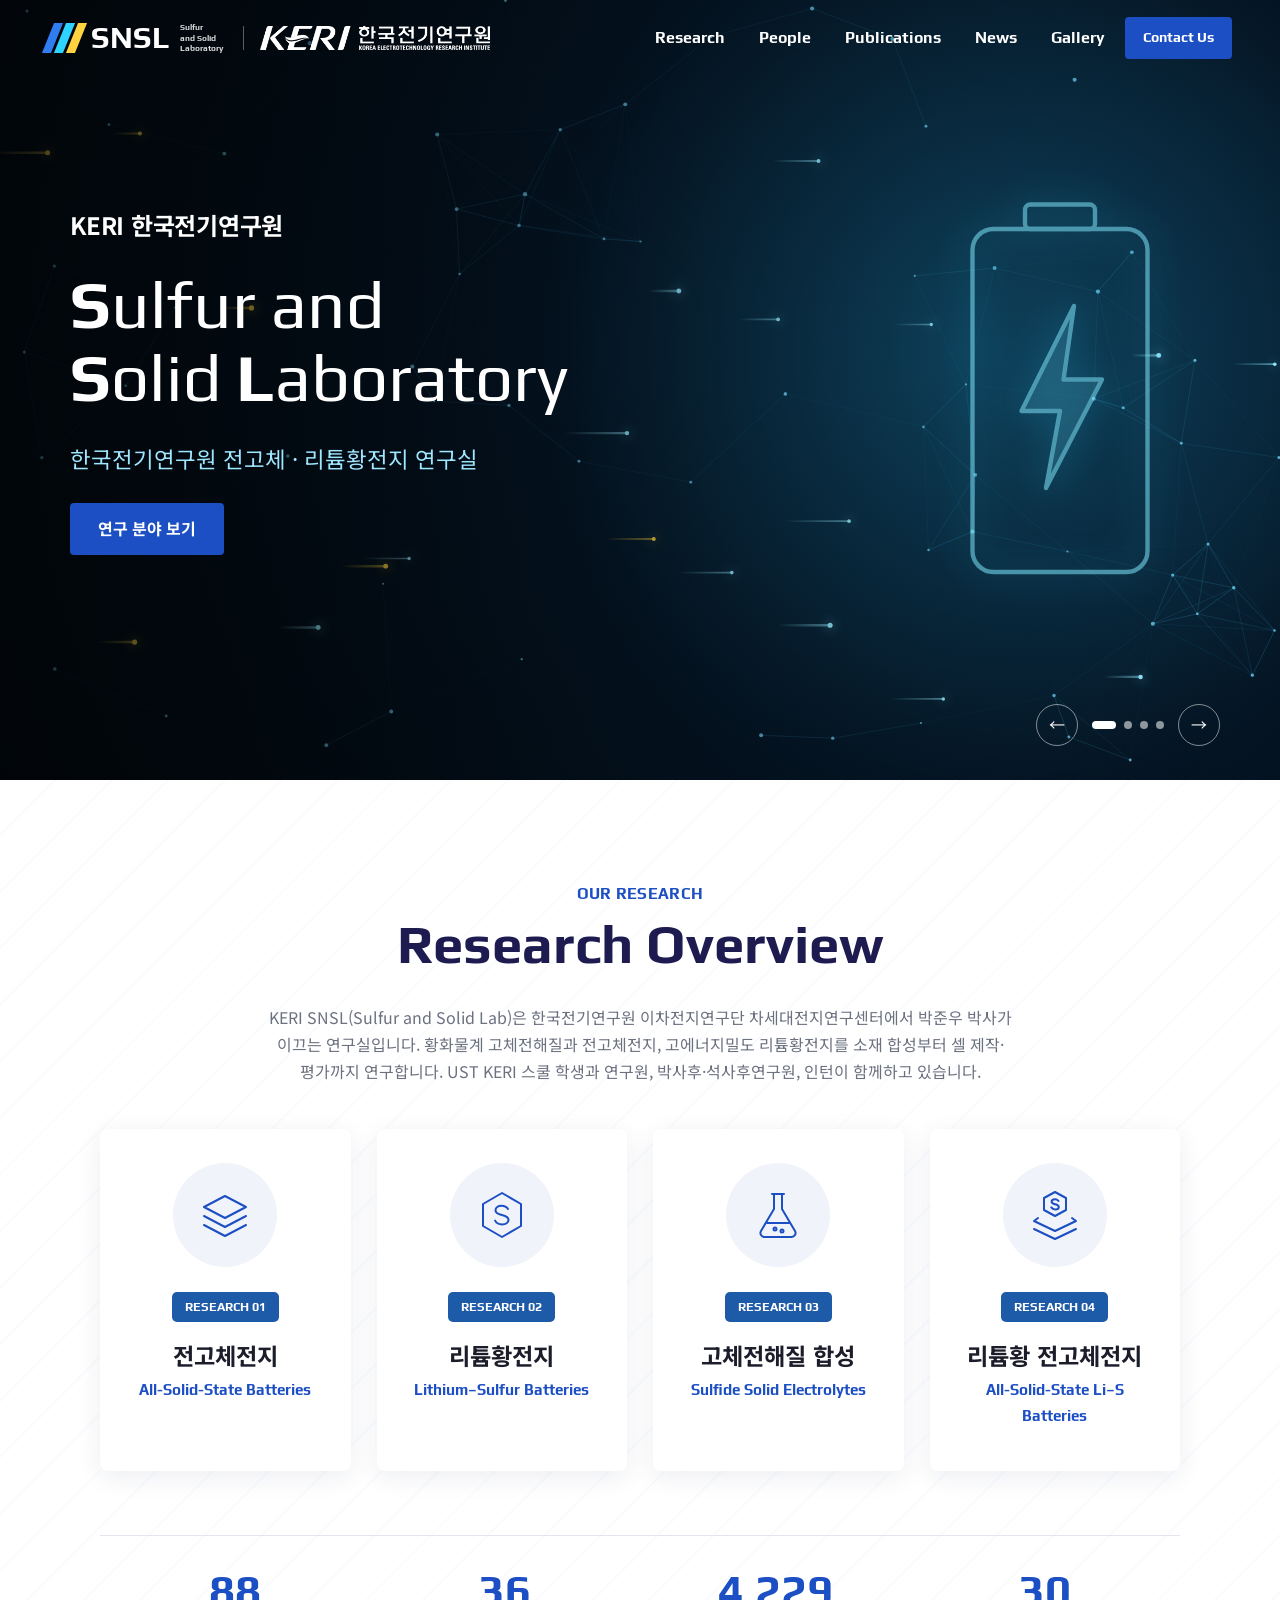
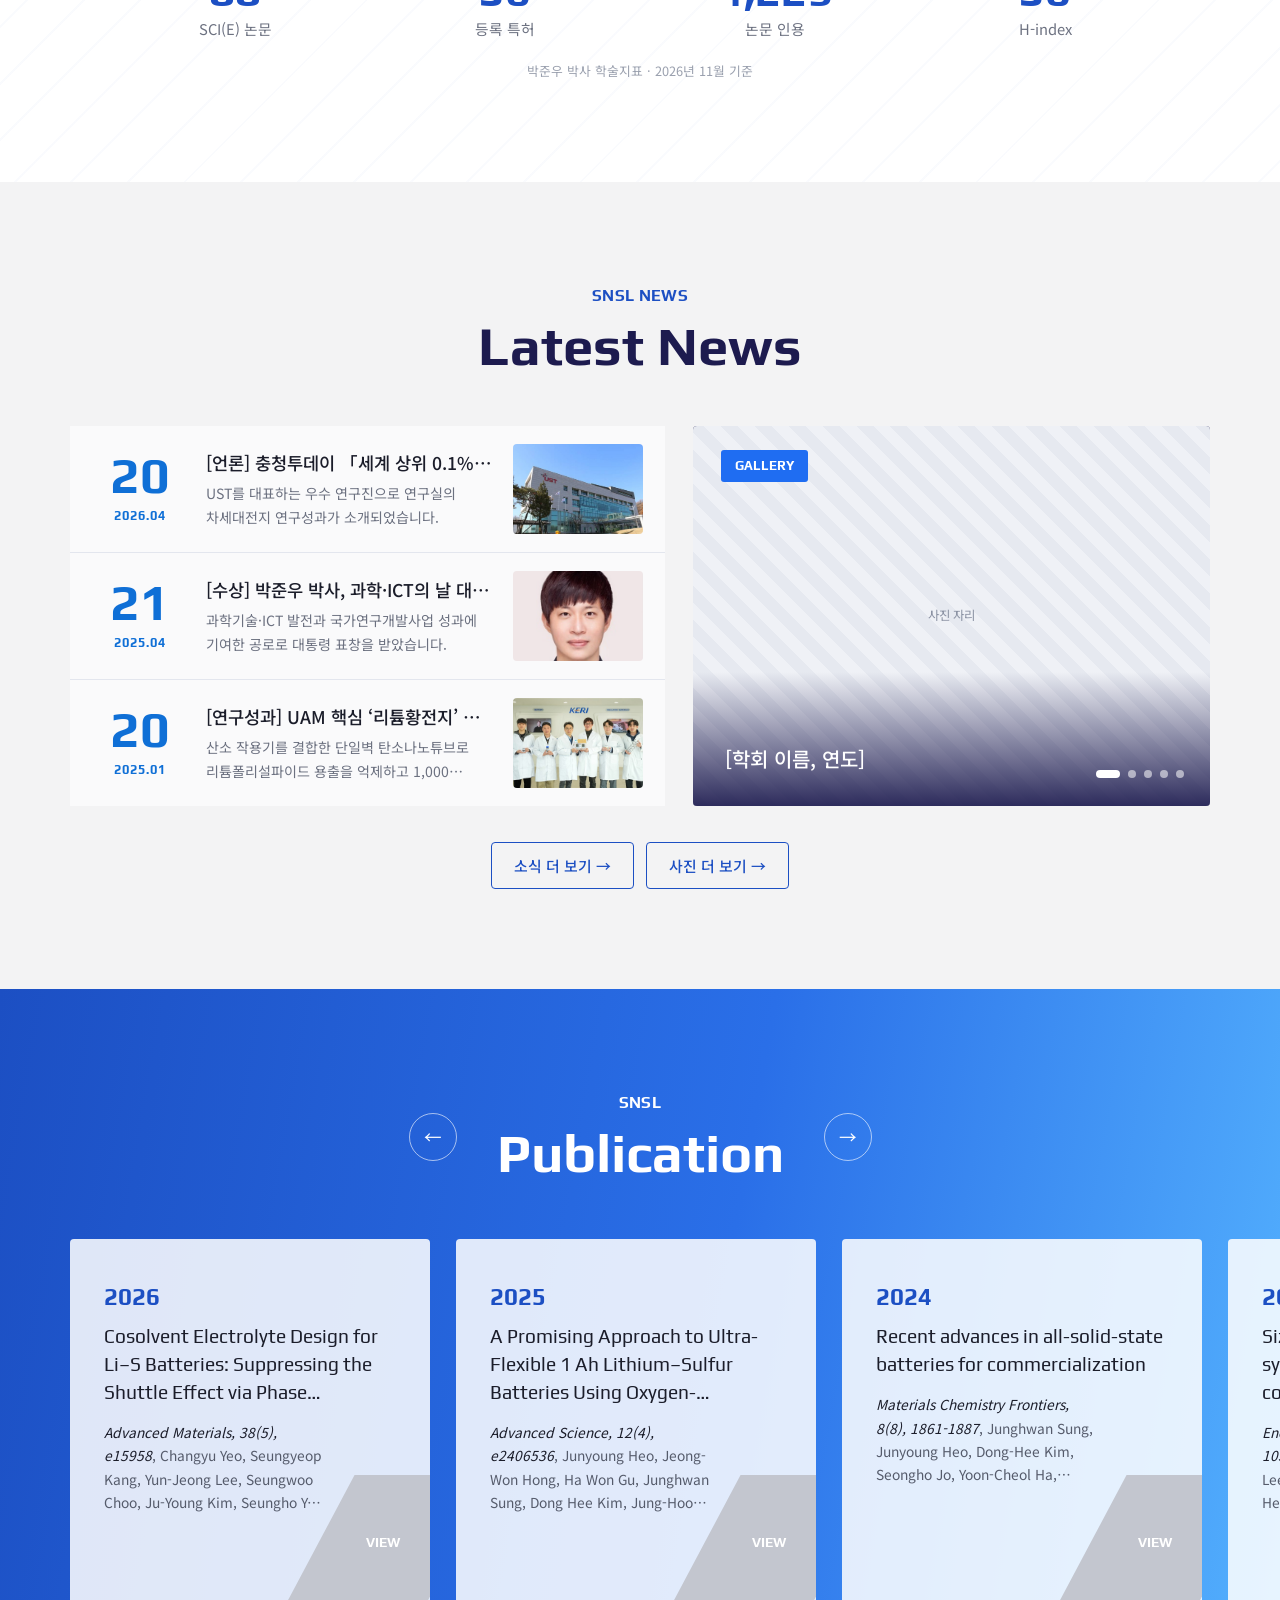
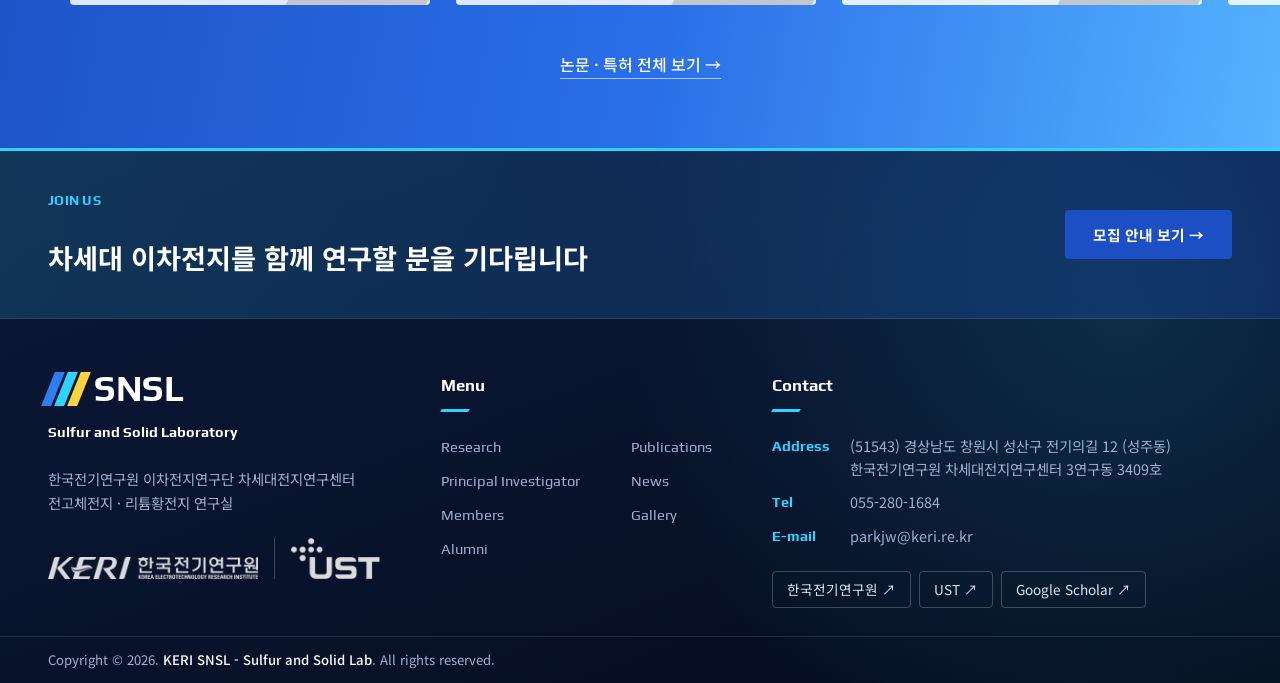
<file: index.html>
<!doctype html>
<html lang="ko">
<head>
  <meta charset="utf-8">
  <meta name="viewport" content="width=device-width, initial-scale=1">
  <title>KERI SNSL | Sulfur and Solid Lab</title>
  <meta name="description" content="한국전기연구원 SNSL 연구실 (Sulfur and Solid Lab) - 전고체전지와 리튬황전지 연구">
  <link rel="preconnect" href="https://fonts.googleapis.com">
  <link rel="preconnect" href="https://fonts.gstatic.com" crossorigin>
  <link href="https://fonts.googleapis.com/css2?family=Noto+Sans+KR:wght@400;500;700&family=Play:wght@400;700&display=swap" rel="stylesheet">
  <link rel="stylesheet" href="style.css">
</head>
<body data-page="home">
<main>

  <!-- 첫 화면 배너 -->
  <section class="hero" id="hero" aria-label="주요 소식">
    <canvas class="hero-fx" id="heroFx" aria-hidden="true"></canvas>   <!-- 움직이는 배경 (main.js 의 "배너 애니메이션") -->
    <div class="hero-slides" id="heroSlides"></div>
    <div class="hero-ctrl">
      <button id="heroPrev" aria-label="이전">&larr;</button>
      <div class="hero-dots" id="heroDots"></div>
      <button id="heroNext" aria-label="다음">&rarr;</button>
    </div>
  </section>

  <!-- 연구 요약 -->
  <section class="section pattern" id="overview">
    <div class="wrap">
      <header class="head reveal"><p class="eyebrow">Our Research</p><h2>Research Overview</h2></header>
      <p class="intro reveal" id="aboutIntro"></p>
      <div class="research-grid" id="researchGrid"></div>
      <div class="stats reveal" id="stats"></div>
    </div>
  </section>

  <!-- 최근 소식 + 사진 -->
  <section class="section gray">
    <div class="wrap">
      <header class="head reveal"><p class="eyebrow">SNSL News</p><h2>Latest News</h2></header>
      <div class="news-wrap">
        <div class="news-list reveal" id="newsList" data-limit="3"></div>
        <div class="gallery reveal" id="gallery">
          <span class="gallery-tag">GALLERY</span>
          <div class="gallery-slides" id="gallerySlides"></div>
          <div class="gallery-dots" id="galleryDots"></div>
        </div>
      </div>
      <p class="more"><a class="btn-line" href="news.html">소식 더 보기 &rarr;</a><a class="btn-line" href="gallery.html">사진 더 보기 &rarr;</a></p>
    </div>
  </section>

  <!-- 대표 논문 (파란 띠) -->
  <section class="section blue">
    <div class="wrap">
      <header class="head light">
        <button class="round" id="hlPrev" aria-label="이전">&larr;</button>
        <div><p class="eyebrow">SNSL</p><h2>Publication</h2></div>
        <button class="round" id="hlNext" aria-label="다음">&rarr;</button>
      </header>
    </div>
    <div class="hl-track" id="hlTrack"></div>
    <p class="hl-more"><a href="publications.html">논문 · 특허 전체 보기 &rarr;</a></p>
  </section>

</main>
<script src="publications.js"></script>
<script src="data.js"></script>
<script src="main.js"></script>
</body>
</html>
</file>
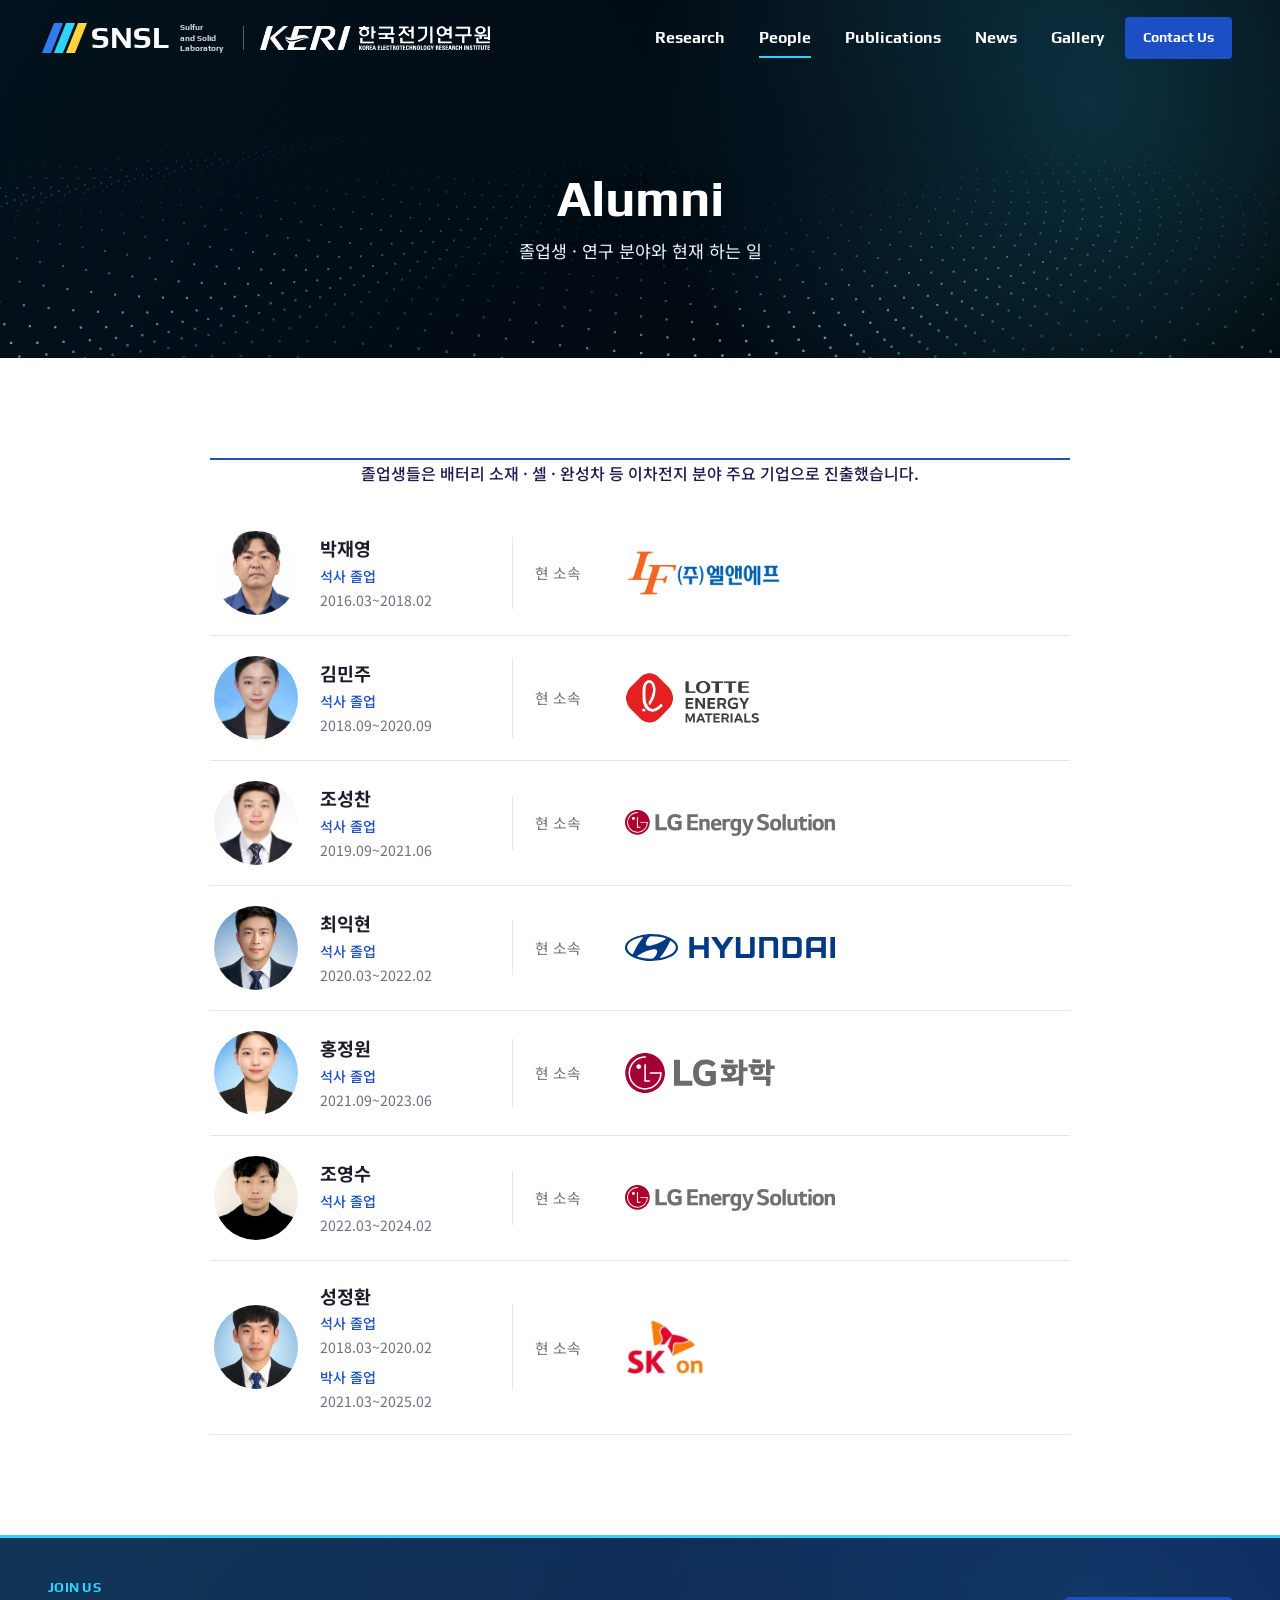
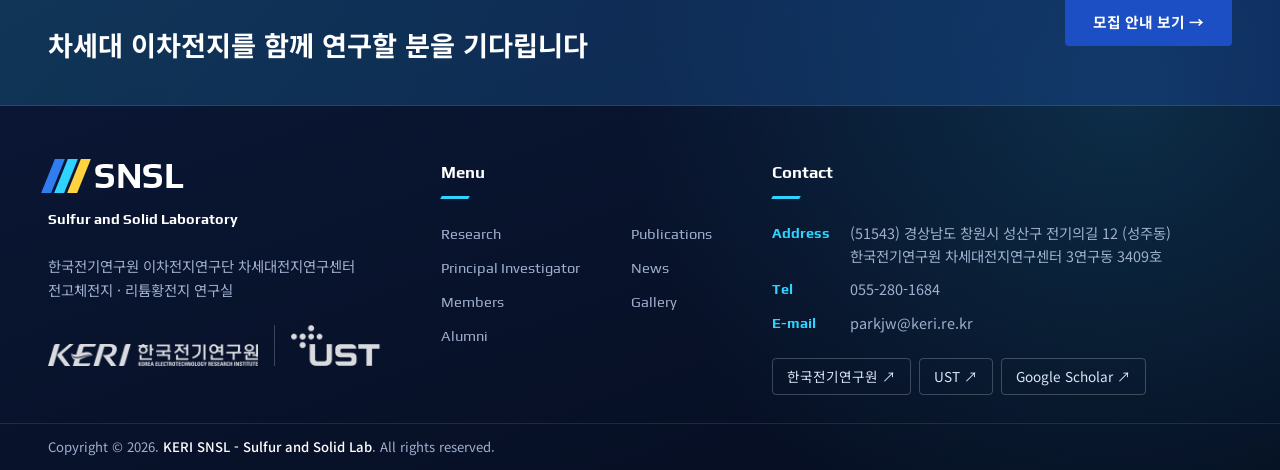
<file: alumni.html>
<!doctype html>
<html lang="ko">
<head>
  <meta charset="utf-8">
  <meta name="viewport" content="width=device-width, initial-scale=1">
  <title>Alumni | KERI SNSL</title>
  <link rel="preconnect" href="https://fonts.googleapis.com">
  <link rel="preconnect" href="https://fonts.gstatic.com" crossorigin>
  <link href="https://fonts.googleapis.com/css2?family=Noto+Sans+KR:wght@400;500;700&family=Play:wght@400;700&display=swap" rel="stylesheet">
  <link rel="stylesheet" href="style.css">
</head>
<body data-page="alumni" data-title="Alumni" data-sub="졸업생 · 연구 분야와 현재 하는 일">
<main>
  <section class="section gray">
    <div class="wrap narrow">
      <div class="alum-list" id="alumniList"></div>
    </div>
  </section>
</main>
<script src="data.js"></script>
<script src="main.js"></script>
</body>
</html>
</file>
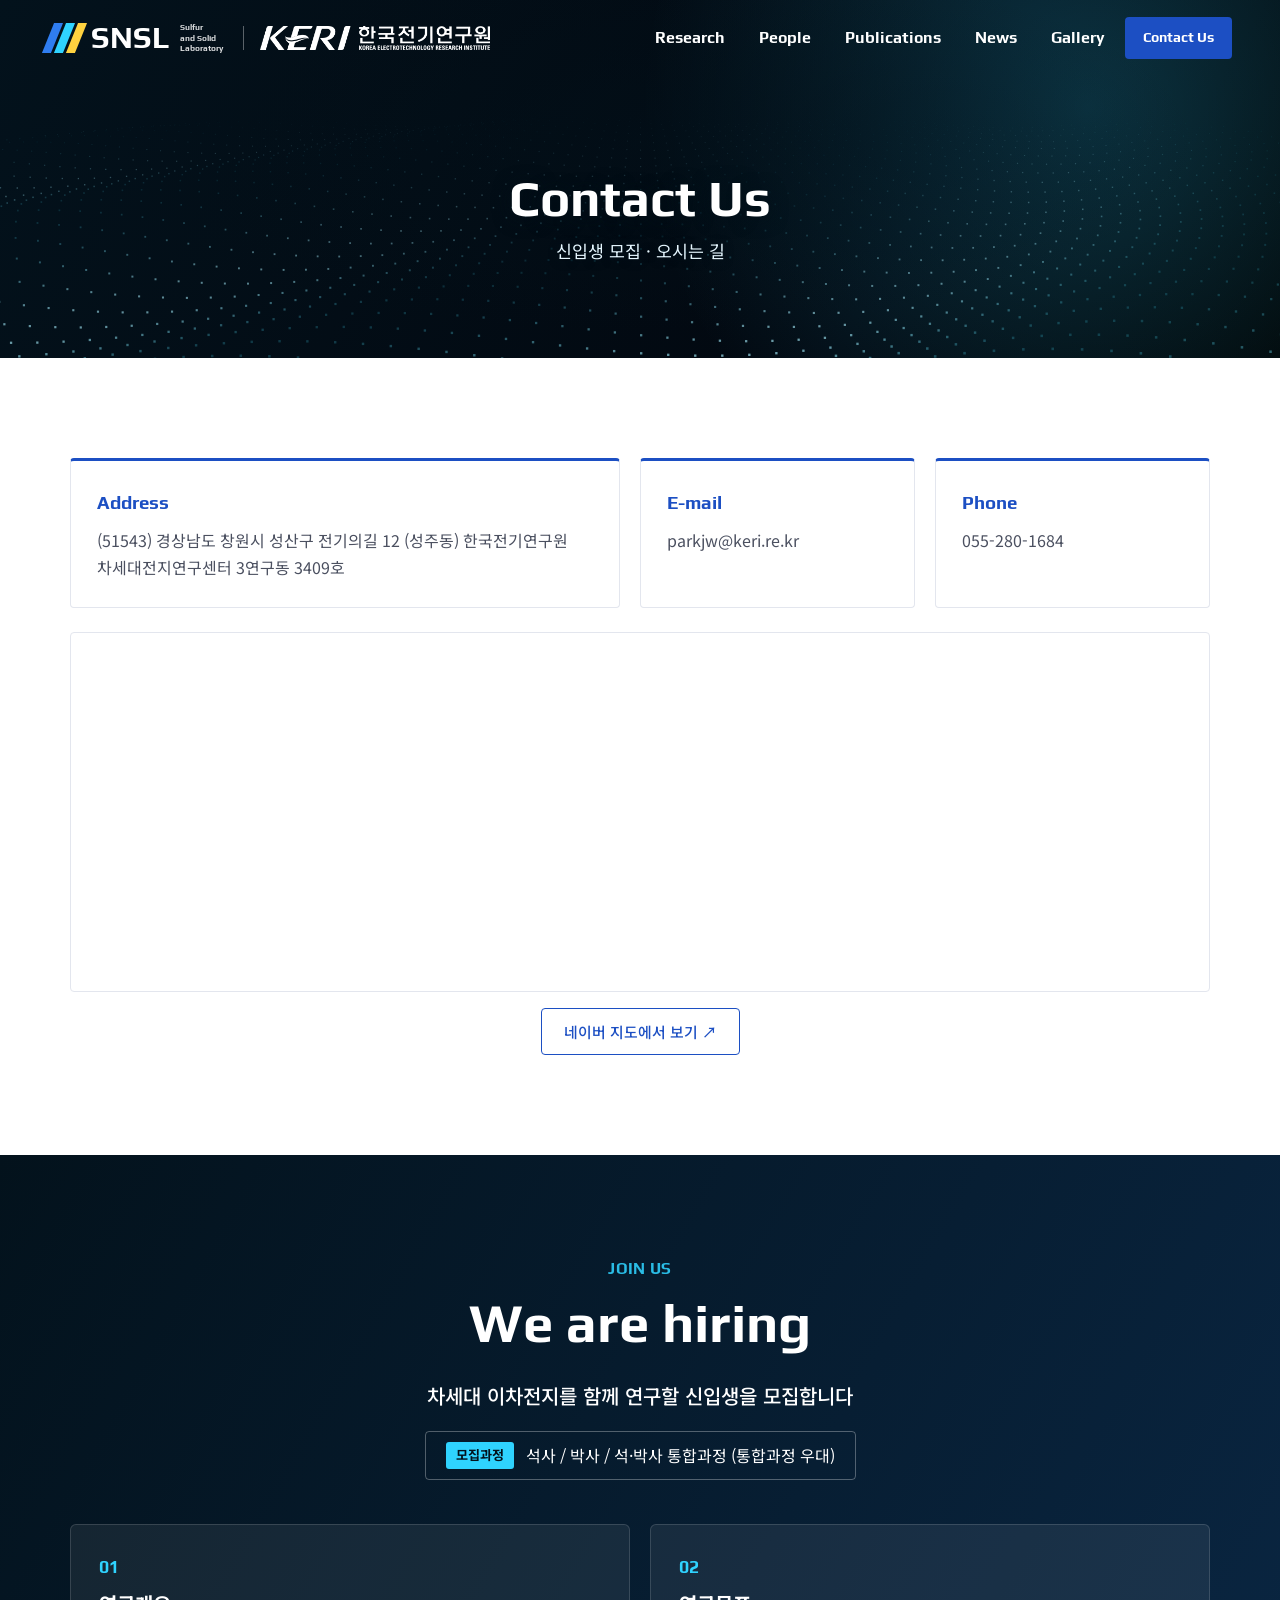
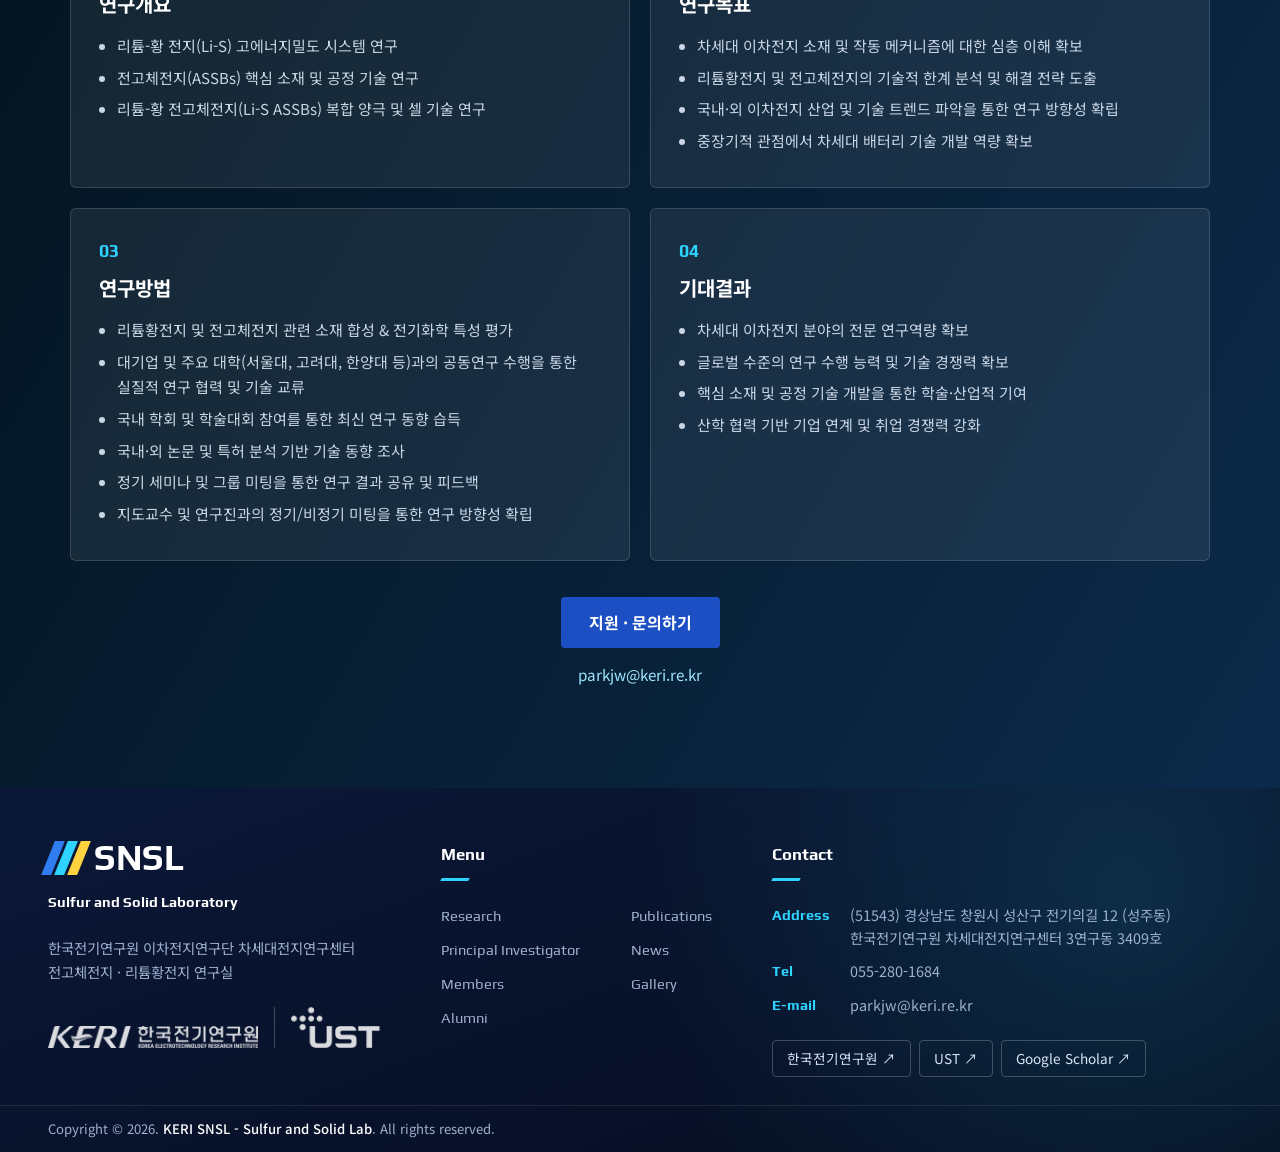
<file: contact.html>
<!doctype html>
<html lang="ko">
<head>
  <meta charset="utf-8">
  <meta name="viewport" content="width=device-width, initial-scale=1">
  <title>Contact Us | KERI SNSL</title>
  <link rel="preconnect" href="https://fonts.googleapis.com">
  <link rel="preconnect" href="https://fonts.gstatic.com" crossorigin>
  <link href="https://fonts.googleapis.com/css2?family=Noto+Sans+KR:wght@400;500;700&family=Play:wght@400;700&display=swap" rel="stylesheet">
  <link rel="stylesheet" href="style.css">
</head>
<body data-page="contact" data-title="Contact Us" data-sub="신입생 모집 · 오시는 길">
<main>
  <section class="section">
    <div class="wrap">
      <div class="contact-grid" id="contactCards"></div>
      <!-- 지도를 넣으려면 아래 상자 대신 네이버/카카오/구글 지도의 "퍼가기(iframe)" 코드를 붙여 넣으세요 -->
      <div id="mapBox"></div>
    </div>
  </section>
  <section class="section join">
    <div class="wrap" id="recruit"></div>
  </section>
</main>
<script src="data.js"></script>
<script src="main.js"></script>
</body>
</html>
</file>
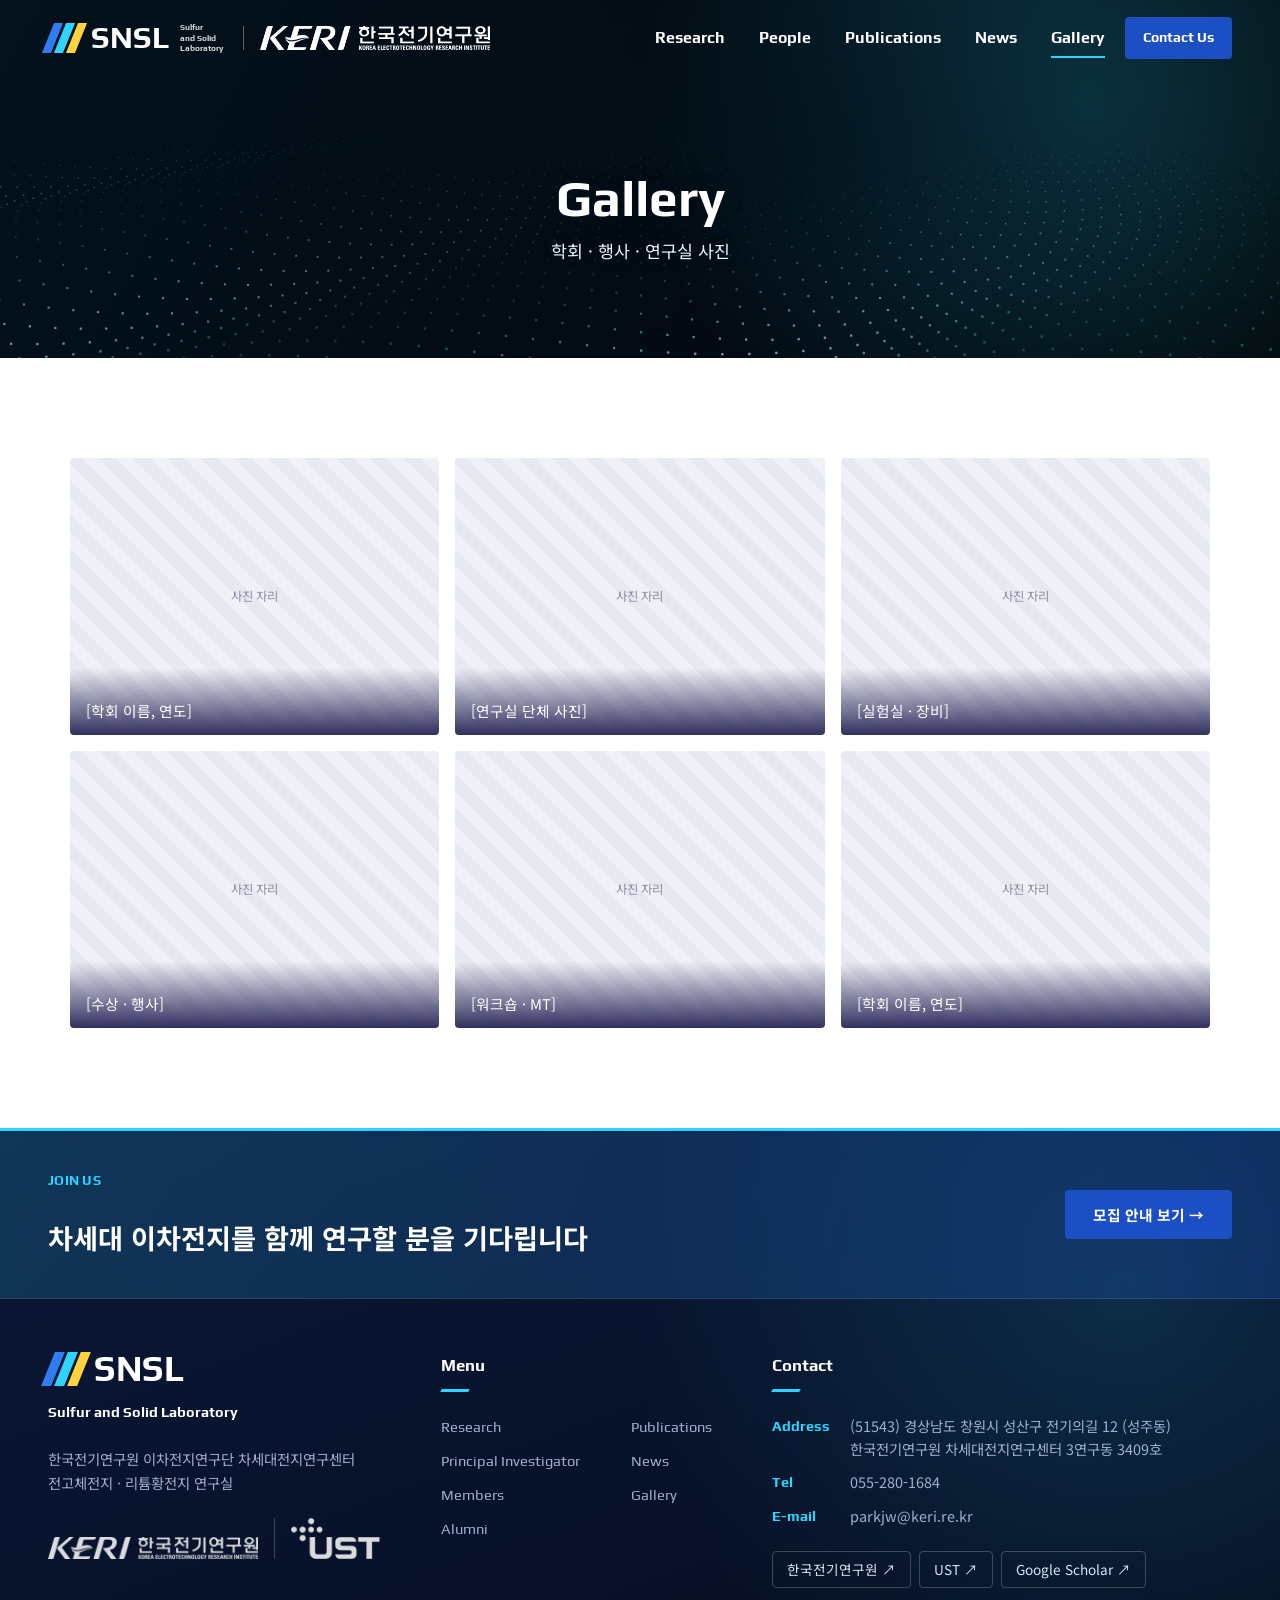
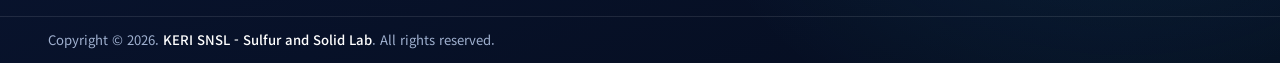
<file: gallery.html>
<!doctype html>
<html lang="ko">
<head>
  <meta charset="utf-8">
  <meta name="viewport" content="width=device-width, initial-scale=1">
  <title>Gallery | KERI SNSL</title>
  <link rel="preconnect" href="https://fonts.googleapis.com">
  <link rel="preconnect" href="https://fonts.gstatic.com" crossorigin>
  <link href="https://fonts.googleapis.com/css2?family=Noto+Sans+KR:wght@400;500;700&family=Play:wght@400;700&display=swap" rel="stylesheet">
  <link rel="stylesheet" href="style.css">
</head>
<body data-page="gallery" data-title="Gallery" data-sub="학회 · 행사 · 연구실 사진">
<main>
  <section class="section">
    <div class="wrap">
      <div class="gallery-grid" id="galleryGrid"></div>
    </div>
  </section>
</main>
<script src="data.js"></script>
<script src="main.js"></script>
</body>
</html>
</file>
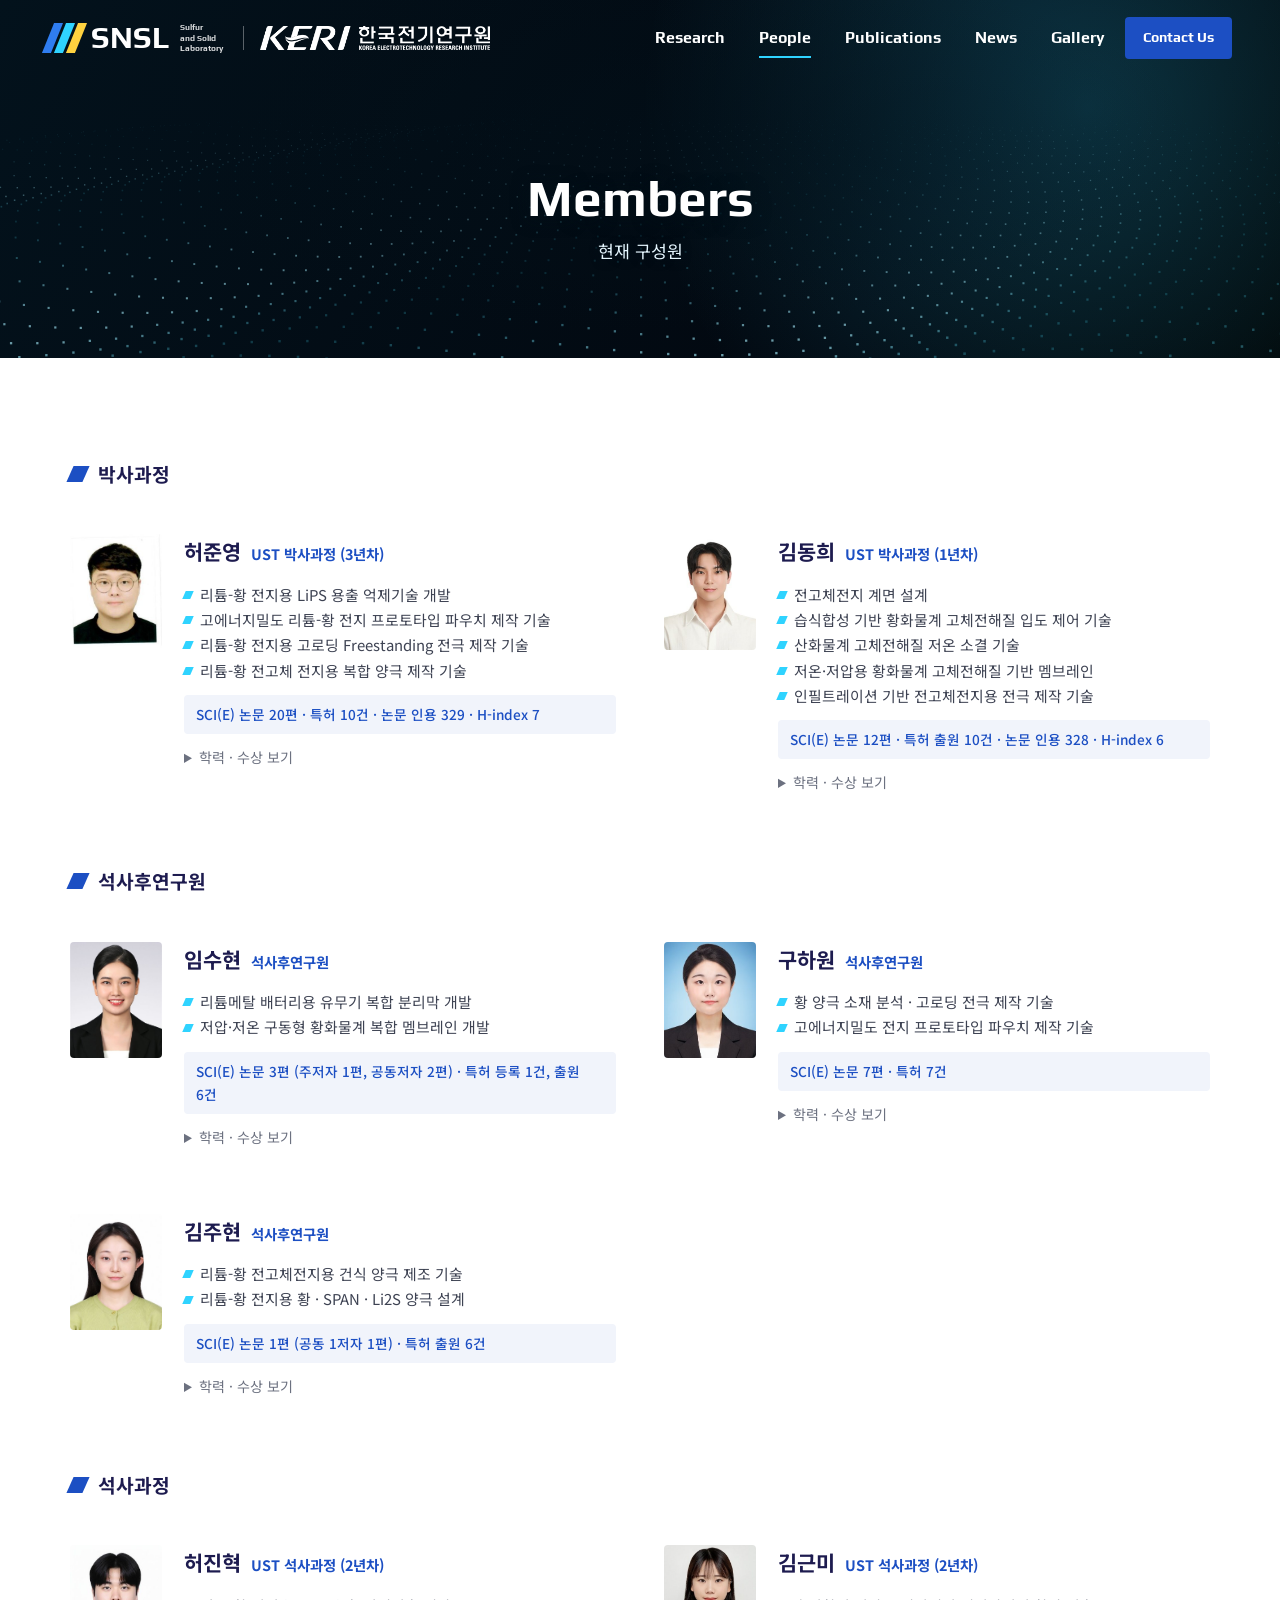
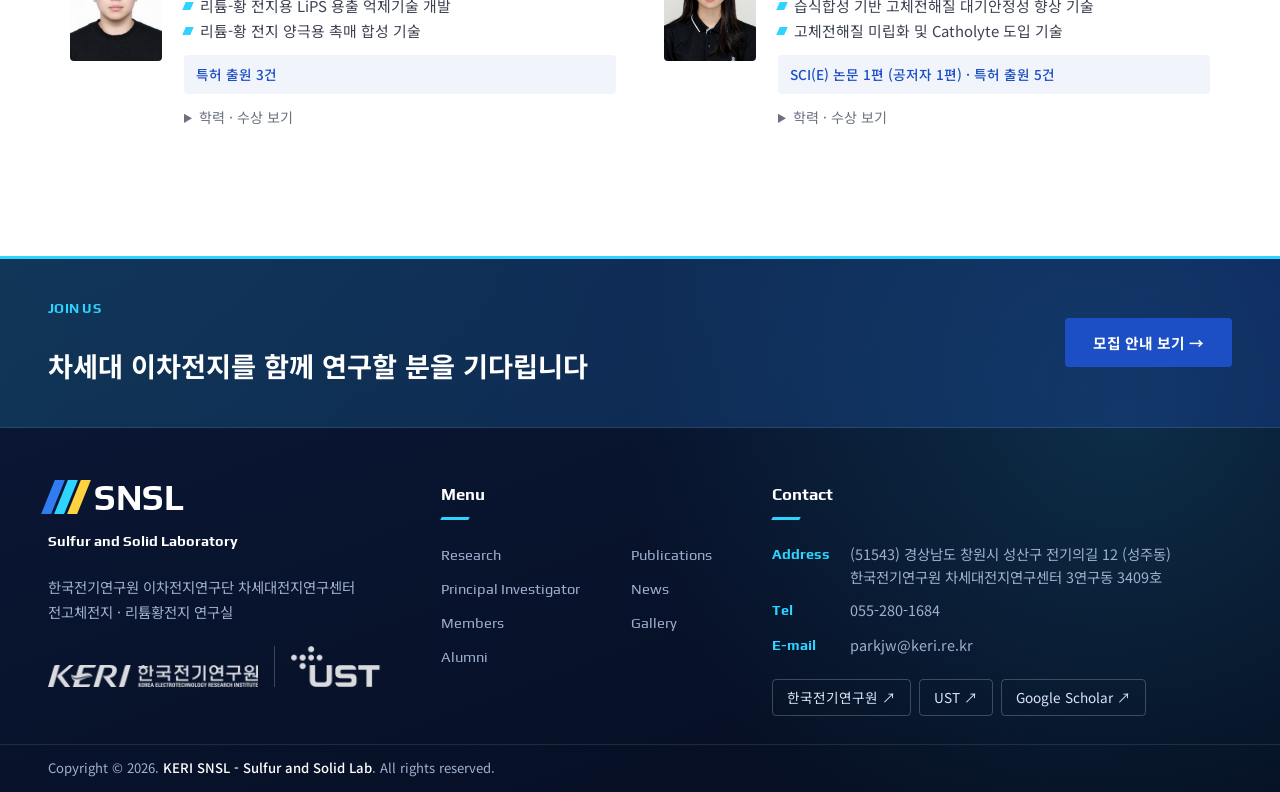
<file: members.html>
<!doctype html>
<html lang="ko">
<head>
  <meta charset="utf-8">
  <meta name="viewport" content="width=device-width, initial-scale=1">
  <title>Members | KERI SNSL</title>
  <link rel="preconnect" href="https://fonts.googleapis.com">
  <link rel="preconnect" href="https://fonts.gstatic.com" crossorigin>
  <link href="https://fonts.googleapis.com/css2?family=Noto+Sans+KR:wght@400;500;700&family=Play:wght@400;700&display=swap" rel="stylesheet">
  <link rel="stylesheet" href="style.css">
</head>
<body data-page="members" data-title="Members" data-sub="현재 구성원">
<main>
  <section class="section gray">
    <div class="wrap first-flush" id="memberGroups"></div>
  </section>
</main>
<script src="data.js"></script>
<script src="main.js"></script>
</body>
</html>
</file>
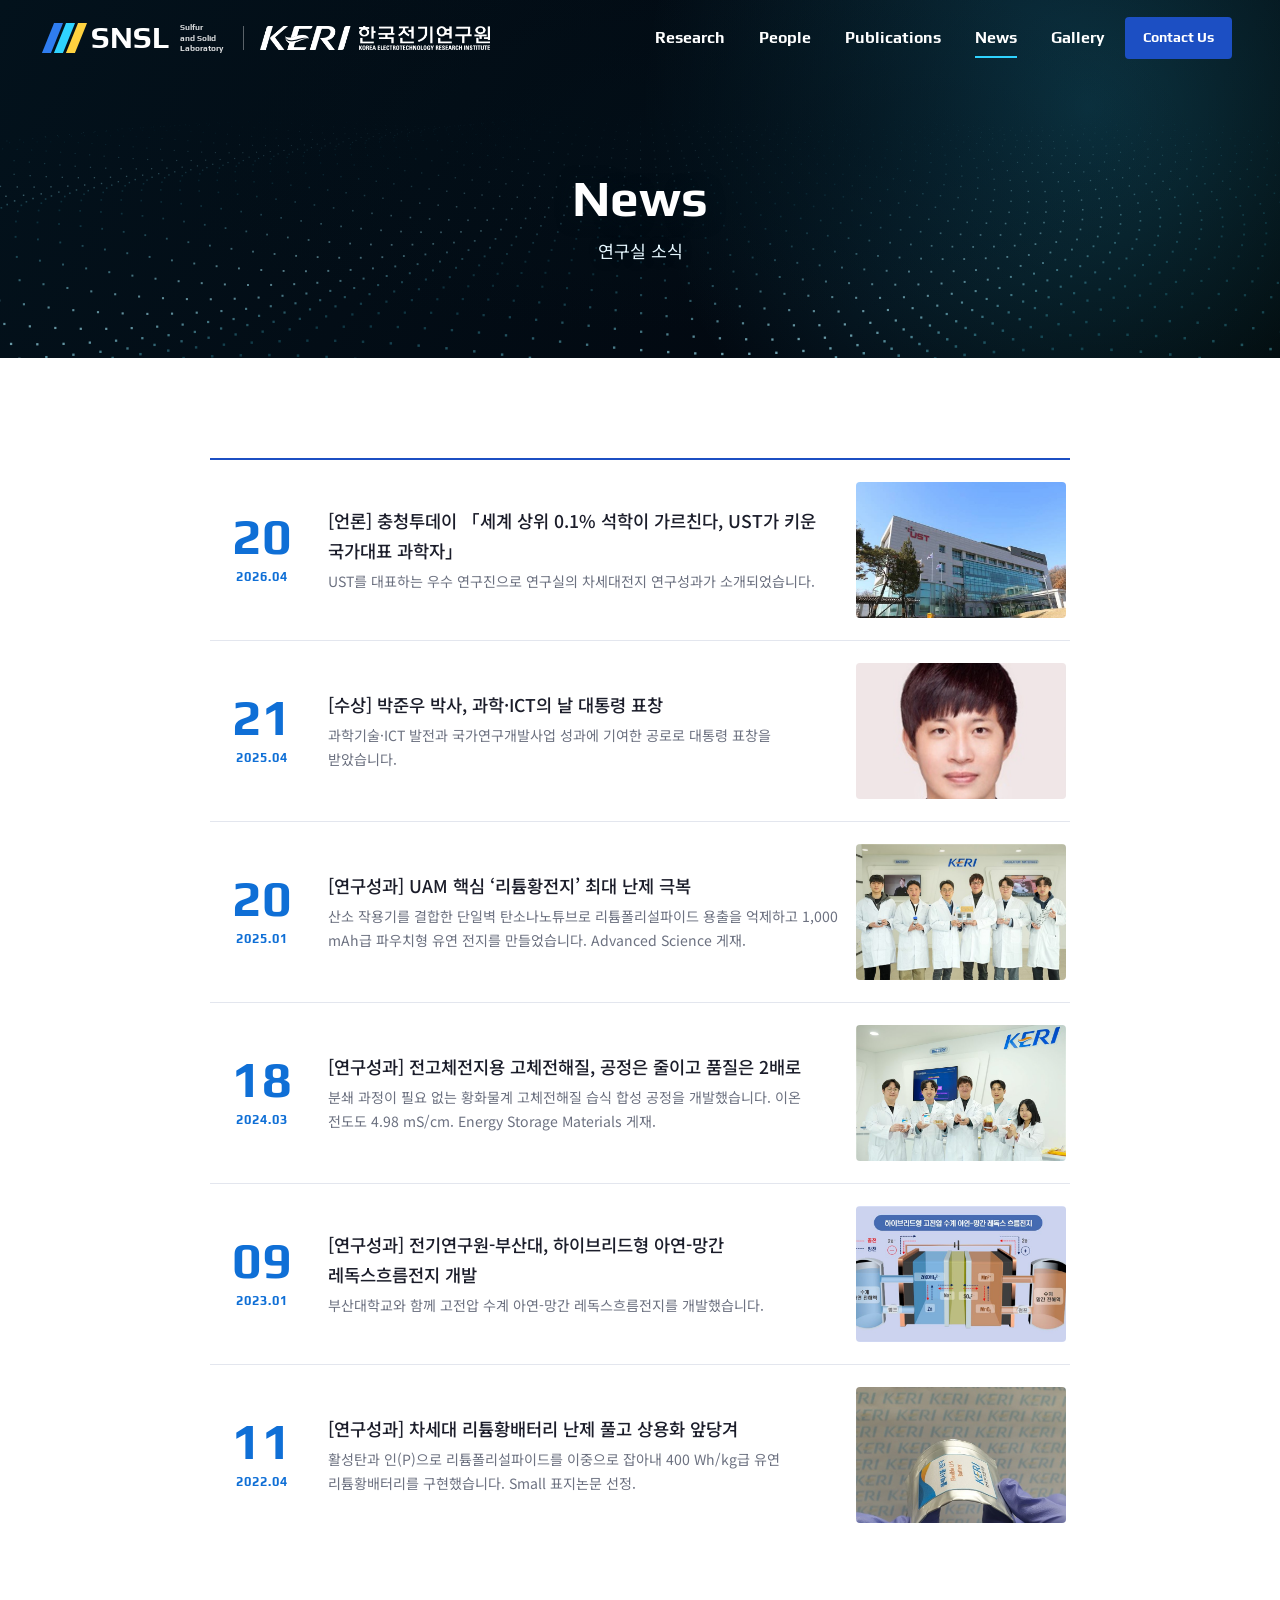
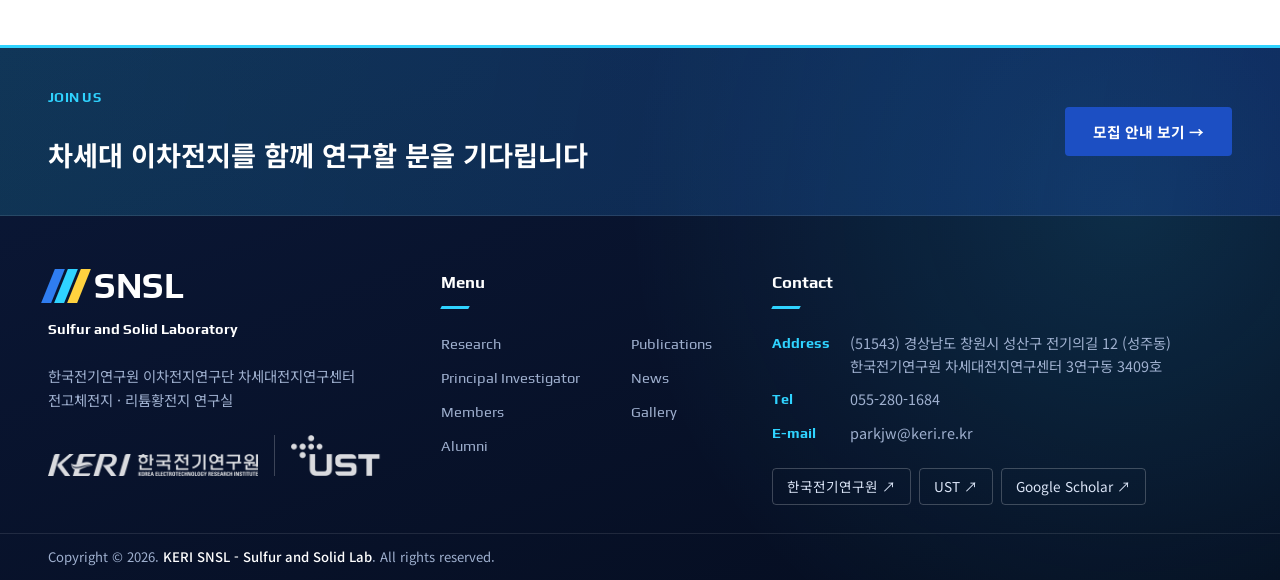
<file: news.html>
<!doctype html>
<html lang="ko">
<head>
  <meta charset="utf-8">
  <meta name="viewport" content="width=device-width, initial-scale=1">
  <title>News | KERI SNSL</title>
  <link rel="preconnect" href="https://fonts.googleapis.com">
  <link rel="preconnect" href="https://fonts.gstatic.com" crossorigin>
  <link href="https://fonts.googleapis.com/css2?family=Noto+Sans+KR:wght@400;500;700&family=Play:wght@400;700&display=swap" rel="stylesheet">
  <link rel="stylesheet" href="style.css">
</head>
<body data-page="news" data-title="News" data-sub="연구실 소식">
<main>
  <section class="section gray">
    <div class="wrap narrow">
      <div class="news-list full" id="newsList"></div>
    </div>
  </section>
</main>
<script src="data.js"></script>
<script src="main.js"></script>
</body>
</html>
</file>
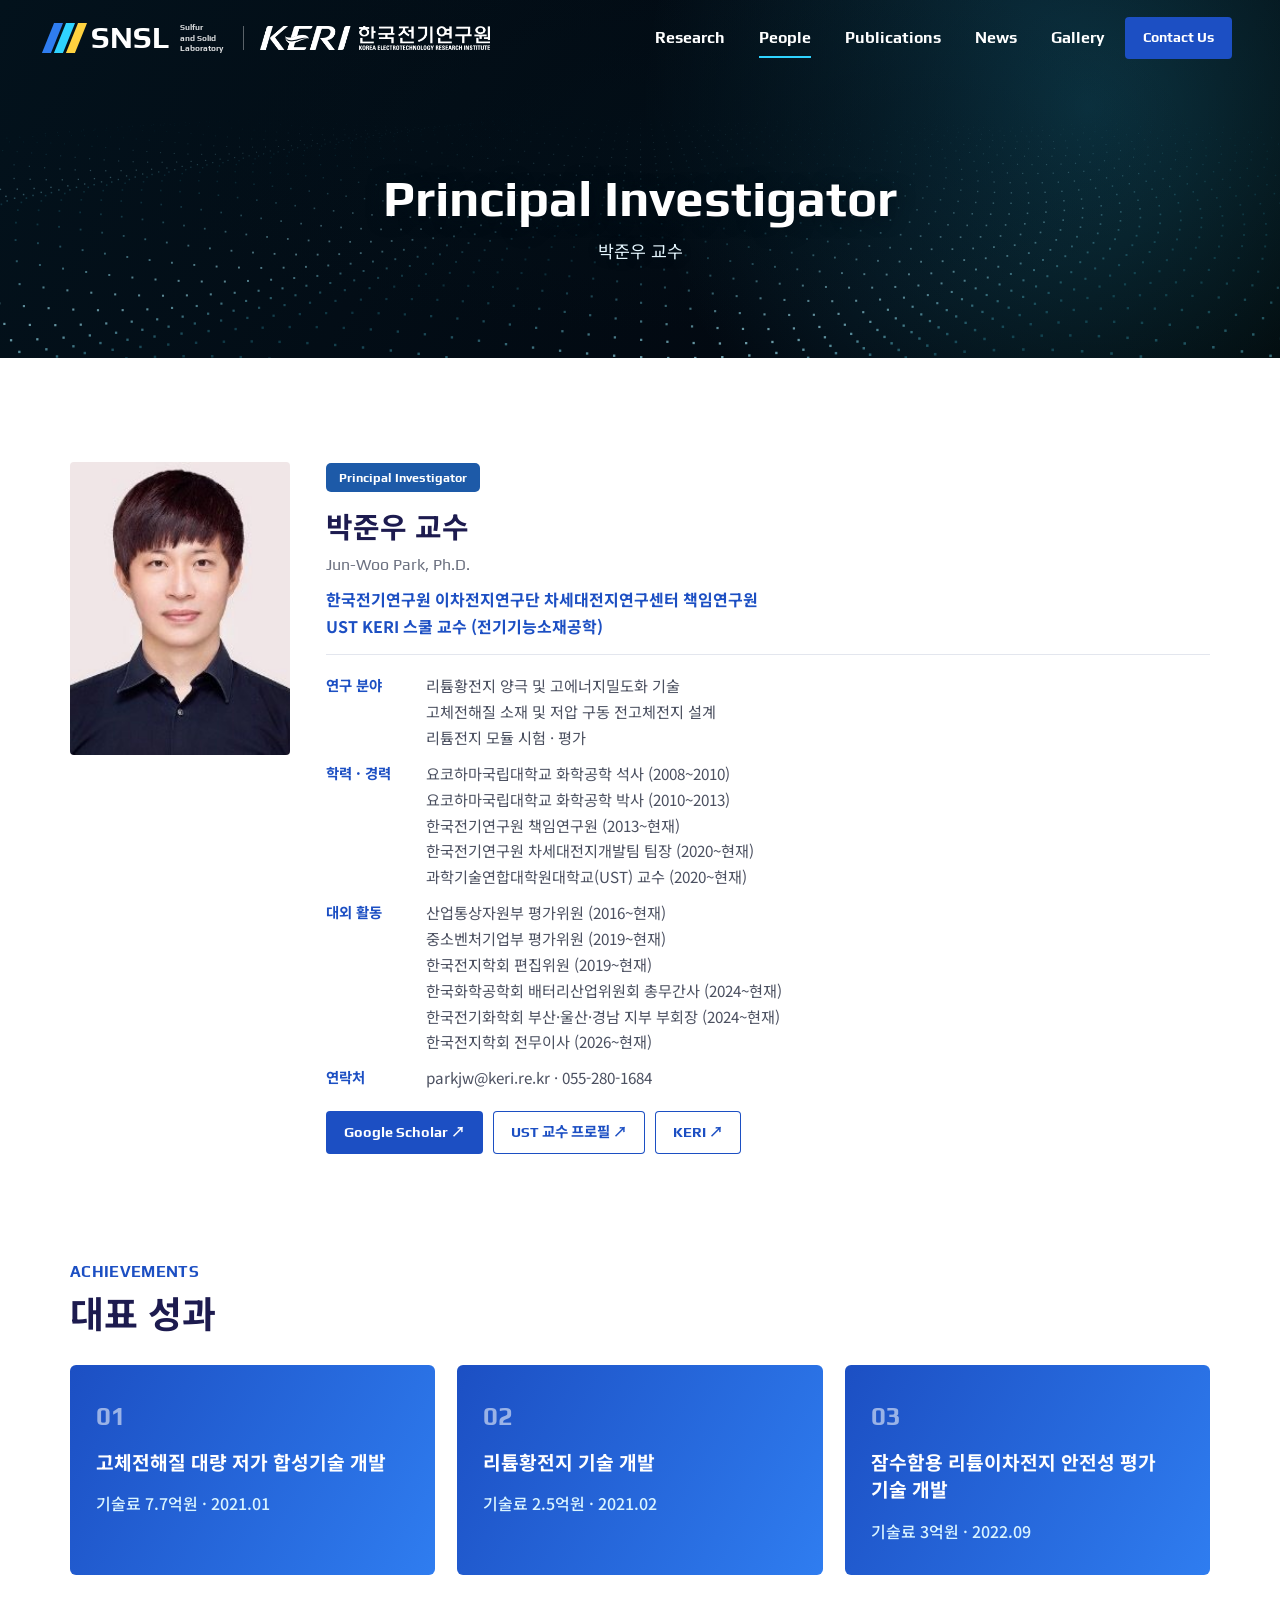
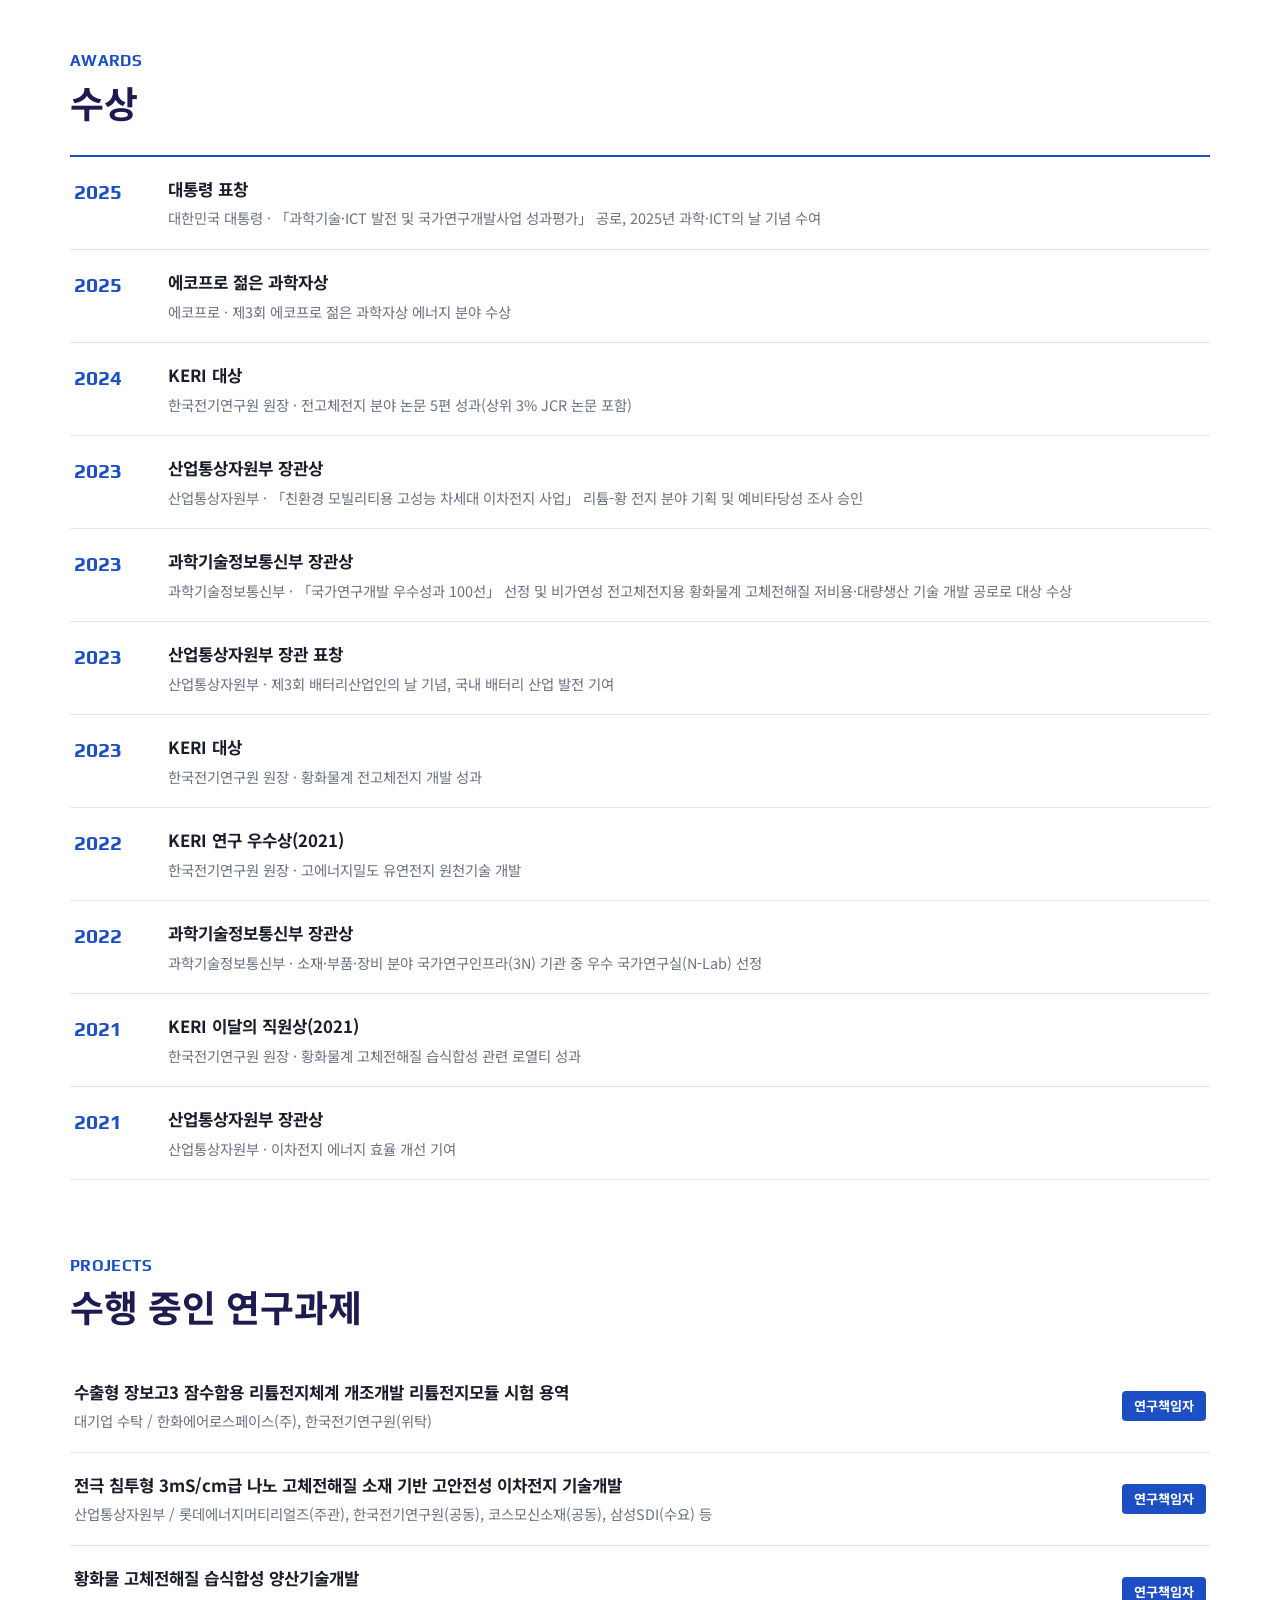
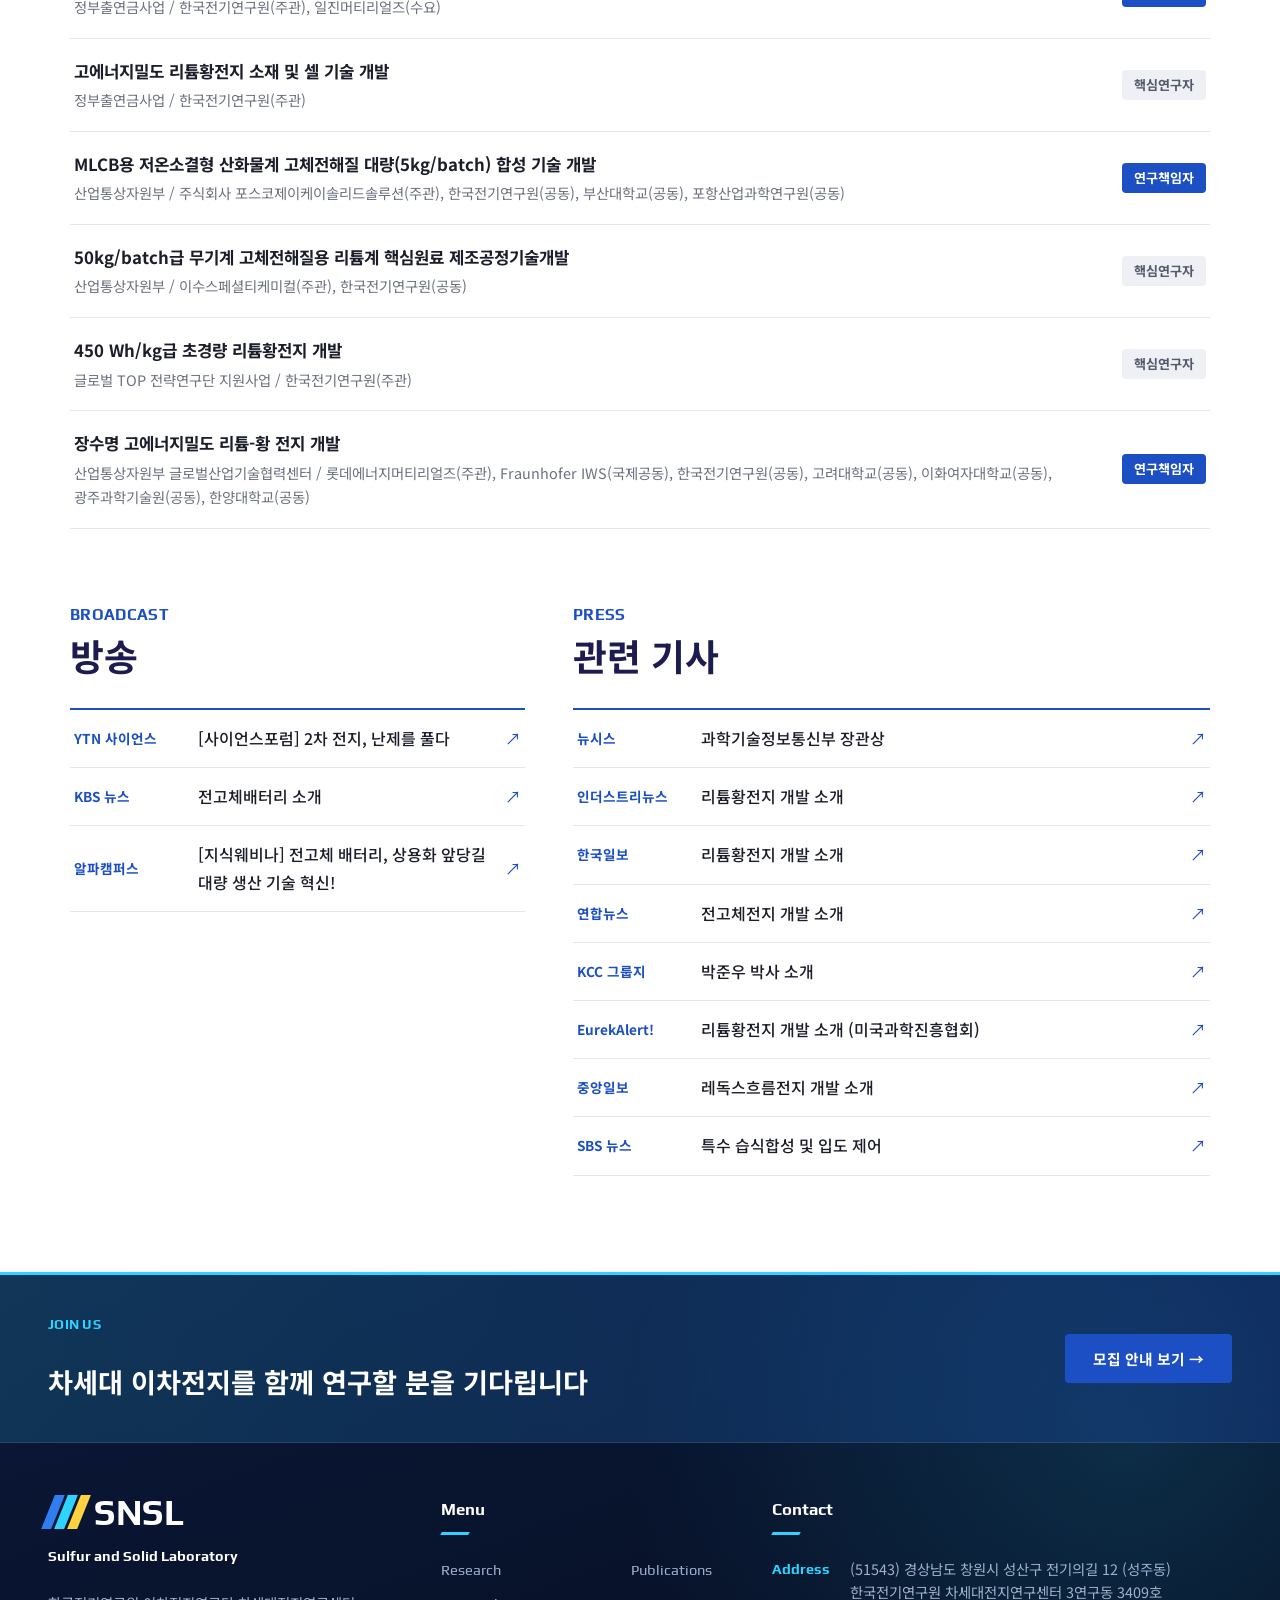
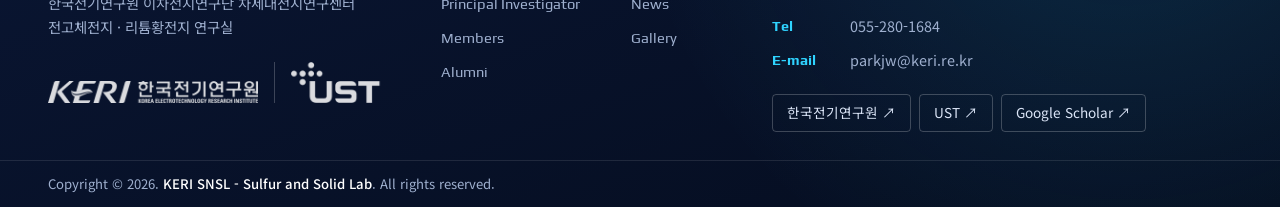
<file: professor.html>
<!doctype html>
<html lang="ko">
<head>
  <meta charset="utf-8">
  <meta name="viewport" content="width=device-width, initial-scale=1">
  <title>Principal Investigator | KERI SNSL</title>
  <link rel="preconnect" href="https://fonts.googleapis.com">
  <link rel="preconnect" href="https://fonts.gstatic.com" crossorigin>
  <link href="https://fonts.googleapis.com/css2?family=Noto+Sans+KR:wght@400;500;700&family=Play:wght@400;700&display=swap" rel="stylesheet">
  <link rel="stylesheet" href="style.css">
</head>
<body data-page="professor" data-title="Principal Investigator" data-sub="박준우 교수">
<main>
  <section class="section gray">
    <div class="wrap">
      <div class="pi reveal" id="piCard"></div>
    </div>
  </section>

  <section class="section">
    <div class="wrap">
      <header class="head left reveal"><p class="eyebrow">Achievements</p><h2>대표 성과</h2></header>
      <div class="ach-grid reveal" id="piAchievements"></div>
    </div>
  </section>

  <section class="section gray">
    <div class="wrap">
      <header class="head left reveal"><p class="eyebrow">Awards</p><h2>수상</h2></header>
      <ul class="award-list reveal" id="piAwards"></ul>
    </div>
  </section>

  <section class="section">
    <div class="wrap">
      <header class="head left reveal"><p class="eyebrow">Projects</p><h2>수행 중인 연구과제</h2></header>
      <ul class="project-list reveal" id="piProjects"></ul>
    </div>
  </section>

  <section class="section gray">
    <div class="wrap two-col">
      <div>
        <header class="head left reveal"><p class="eyebrow">Broadcast</p><h2>방송</h2></header>
        <ul class="link-list reveal" id="piMedia"></ul>
      </div>
      <div>
        <header class="head left reveal"><p class="eyebrow">Press</p><h2>관련 기사</h2></header>
        <ul class="link-list reveal" id="piPress"></ul>
      </div>
    </div>
  </section>
</main>
<script src="data.js"></script>
<script src="main.js"></script>
</body>
</html>
</file>
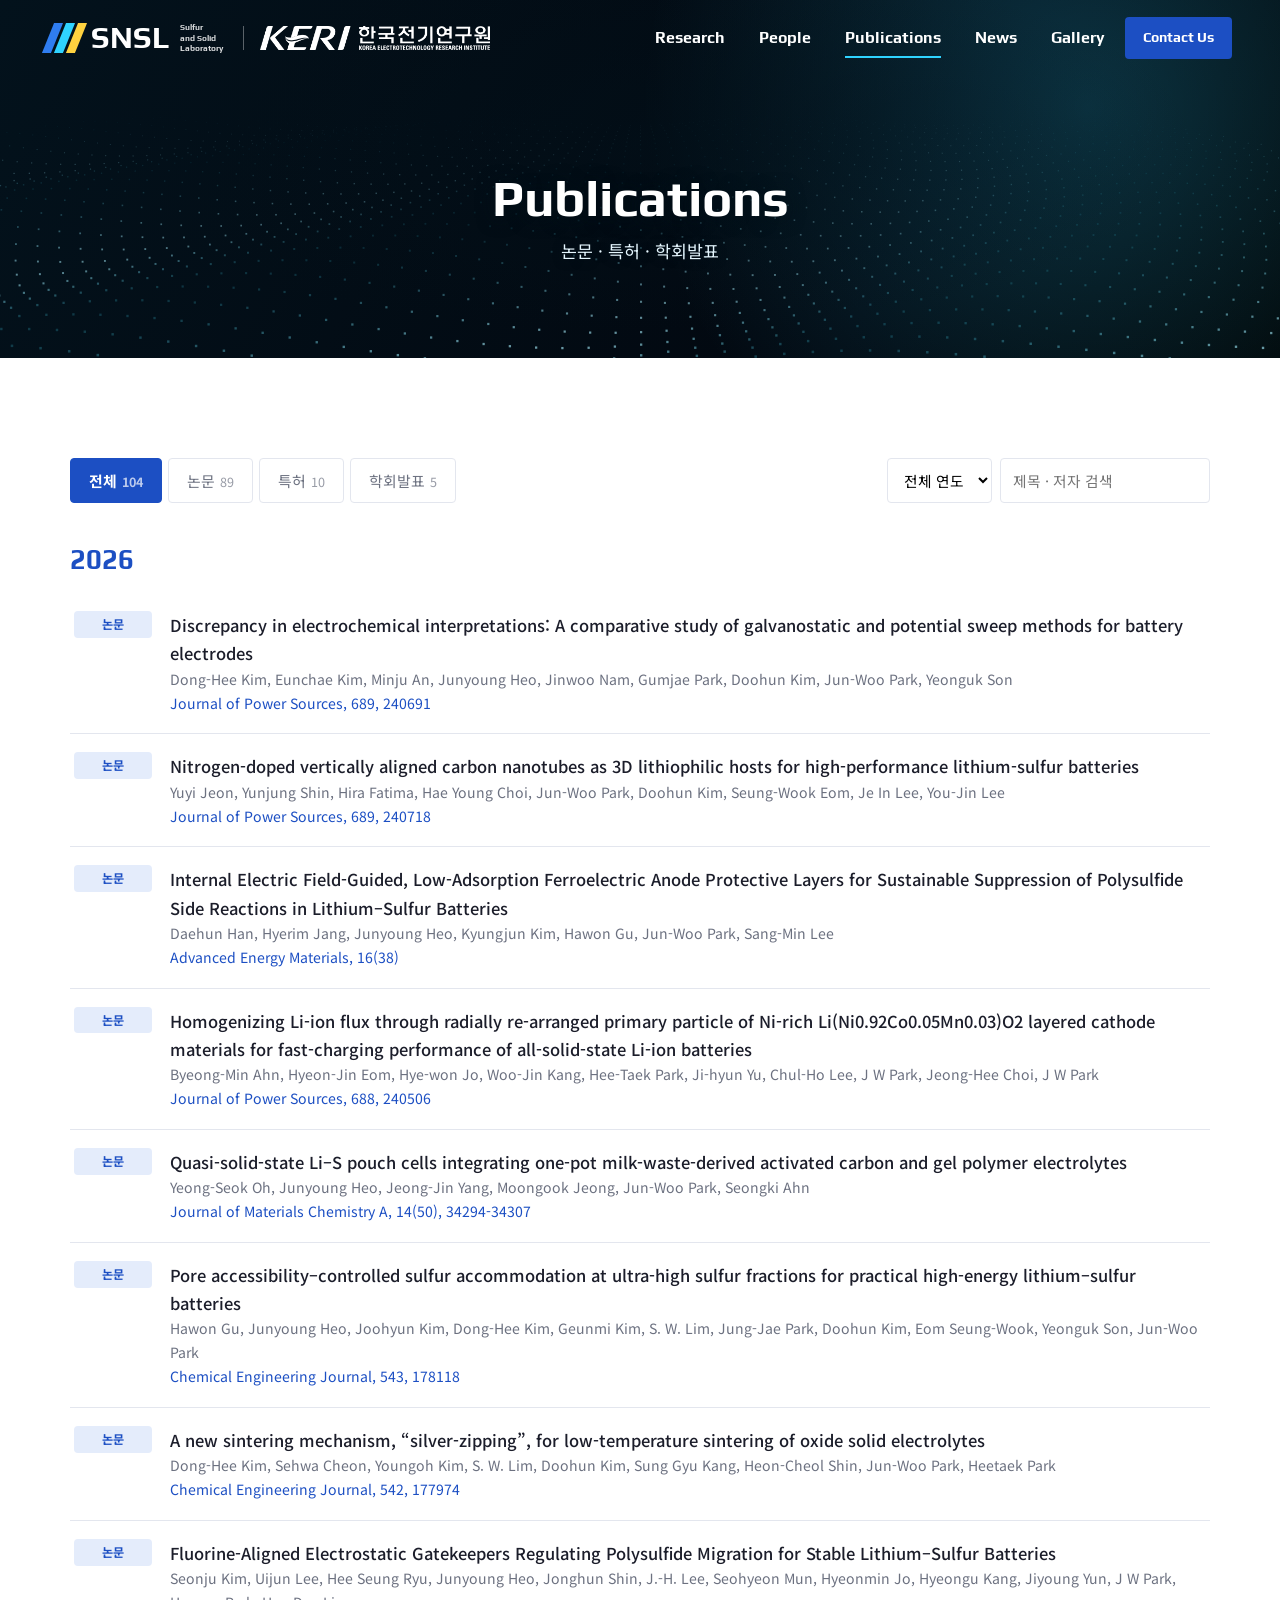
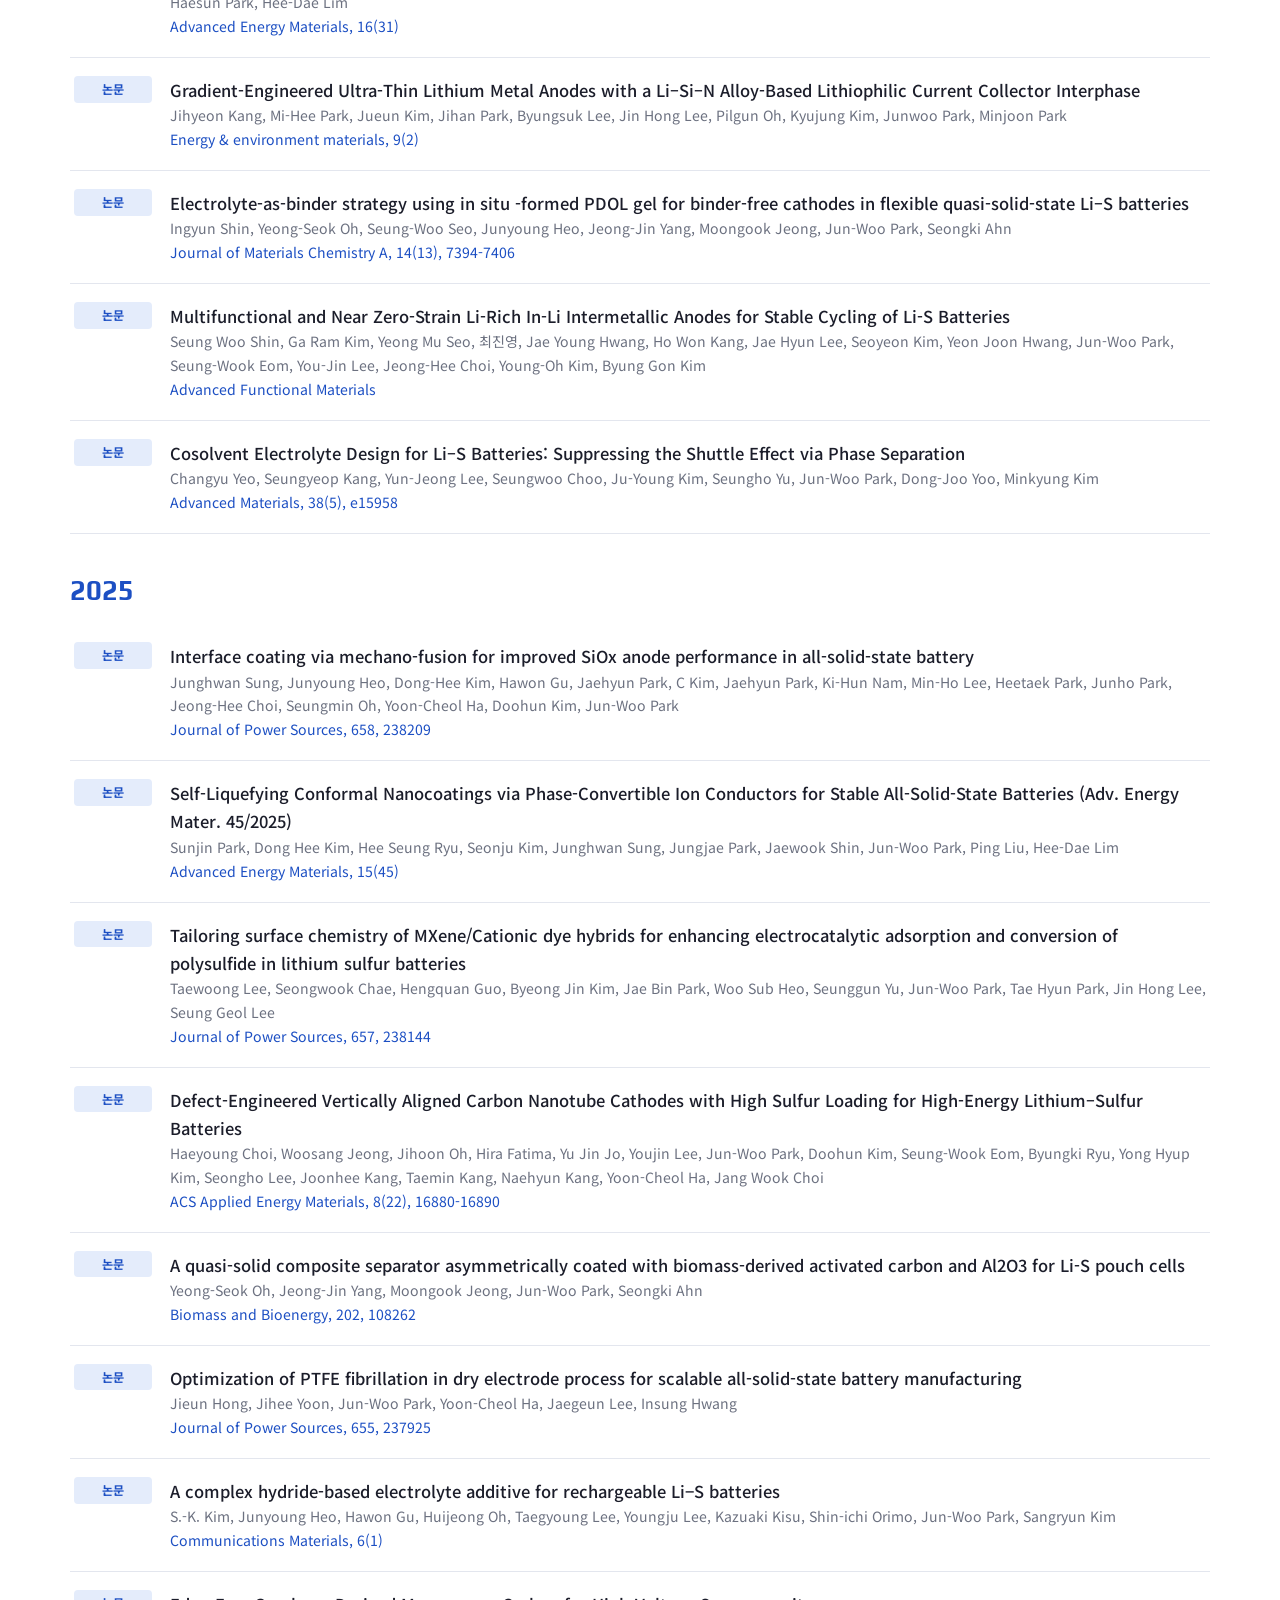
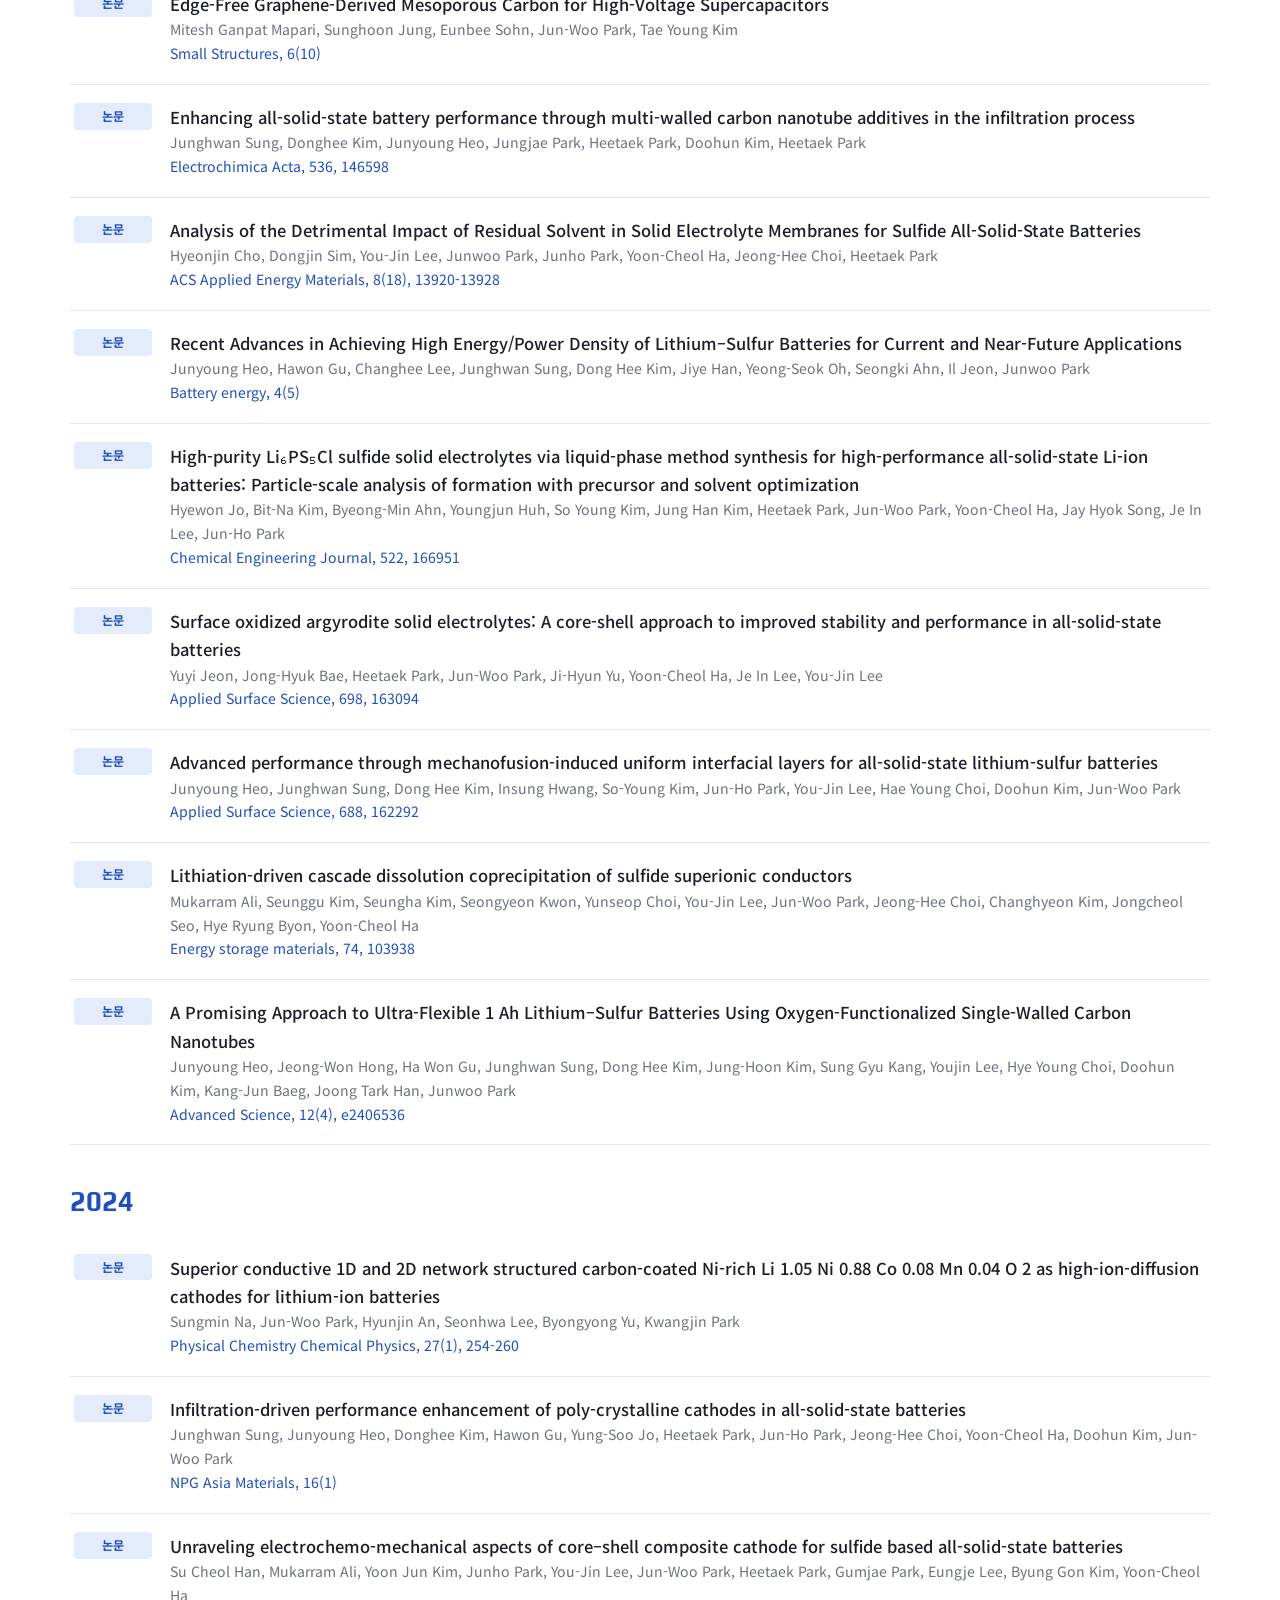
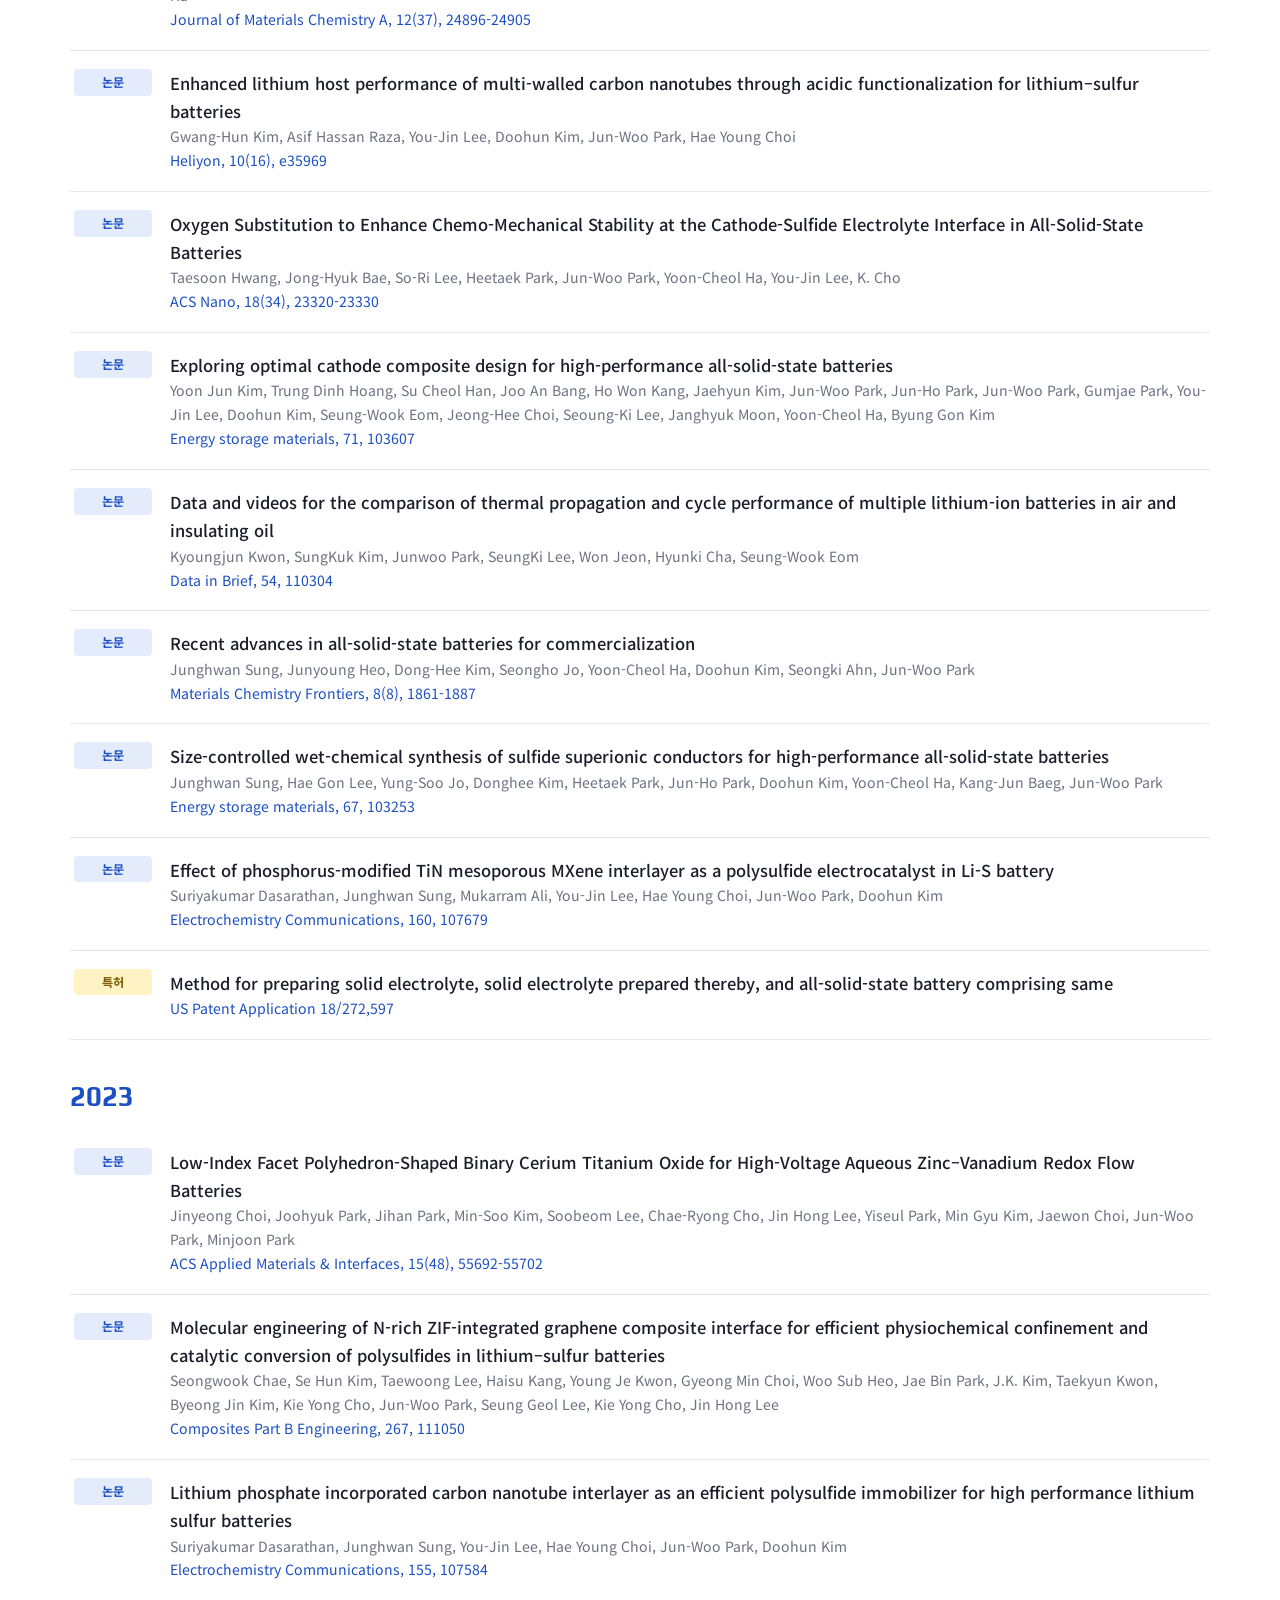
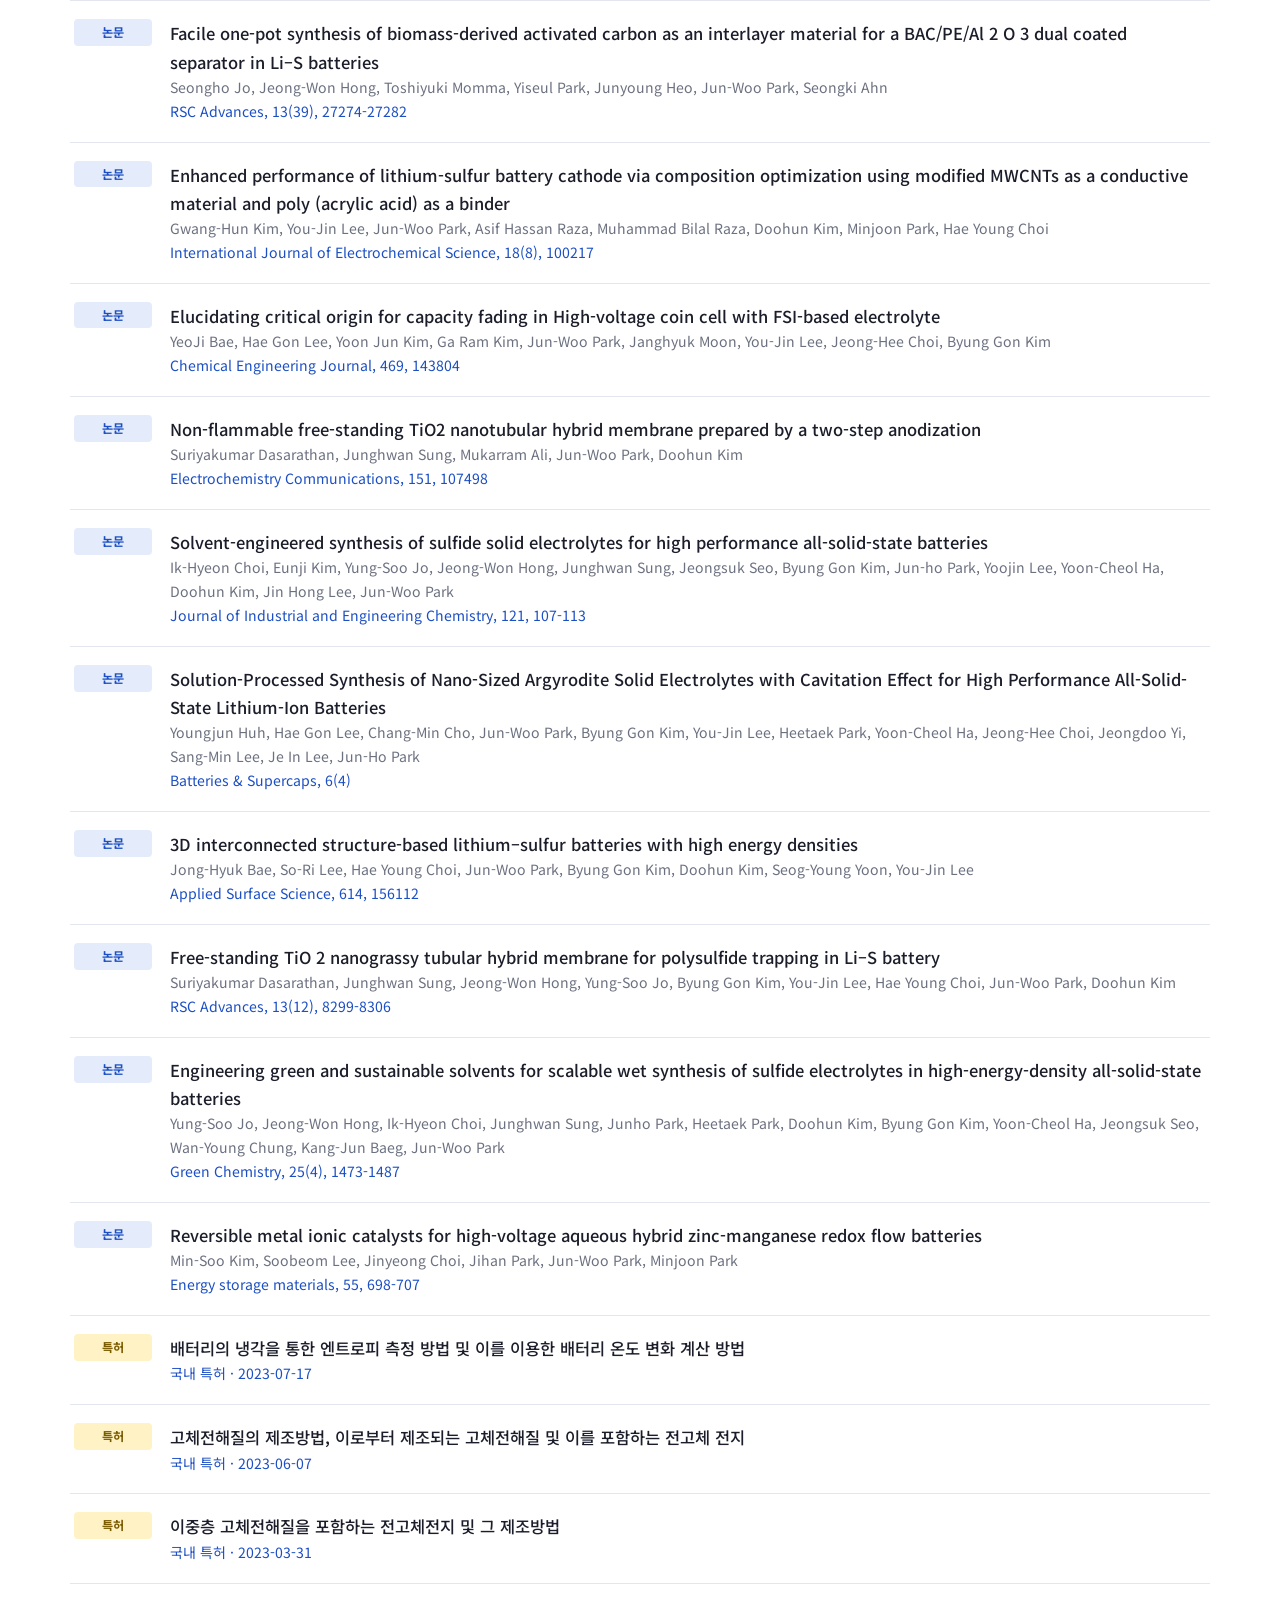
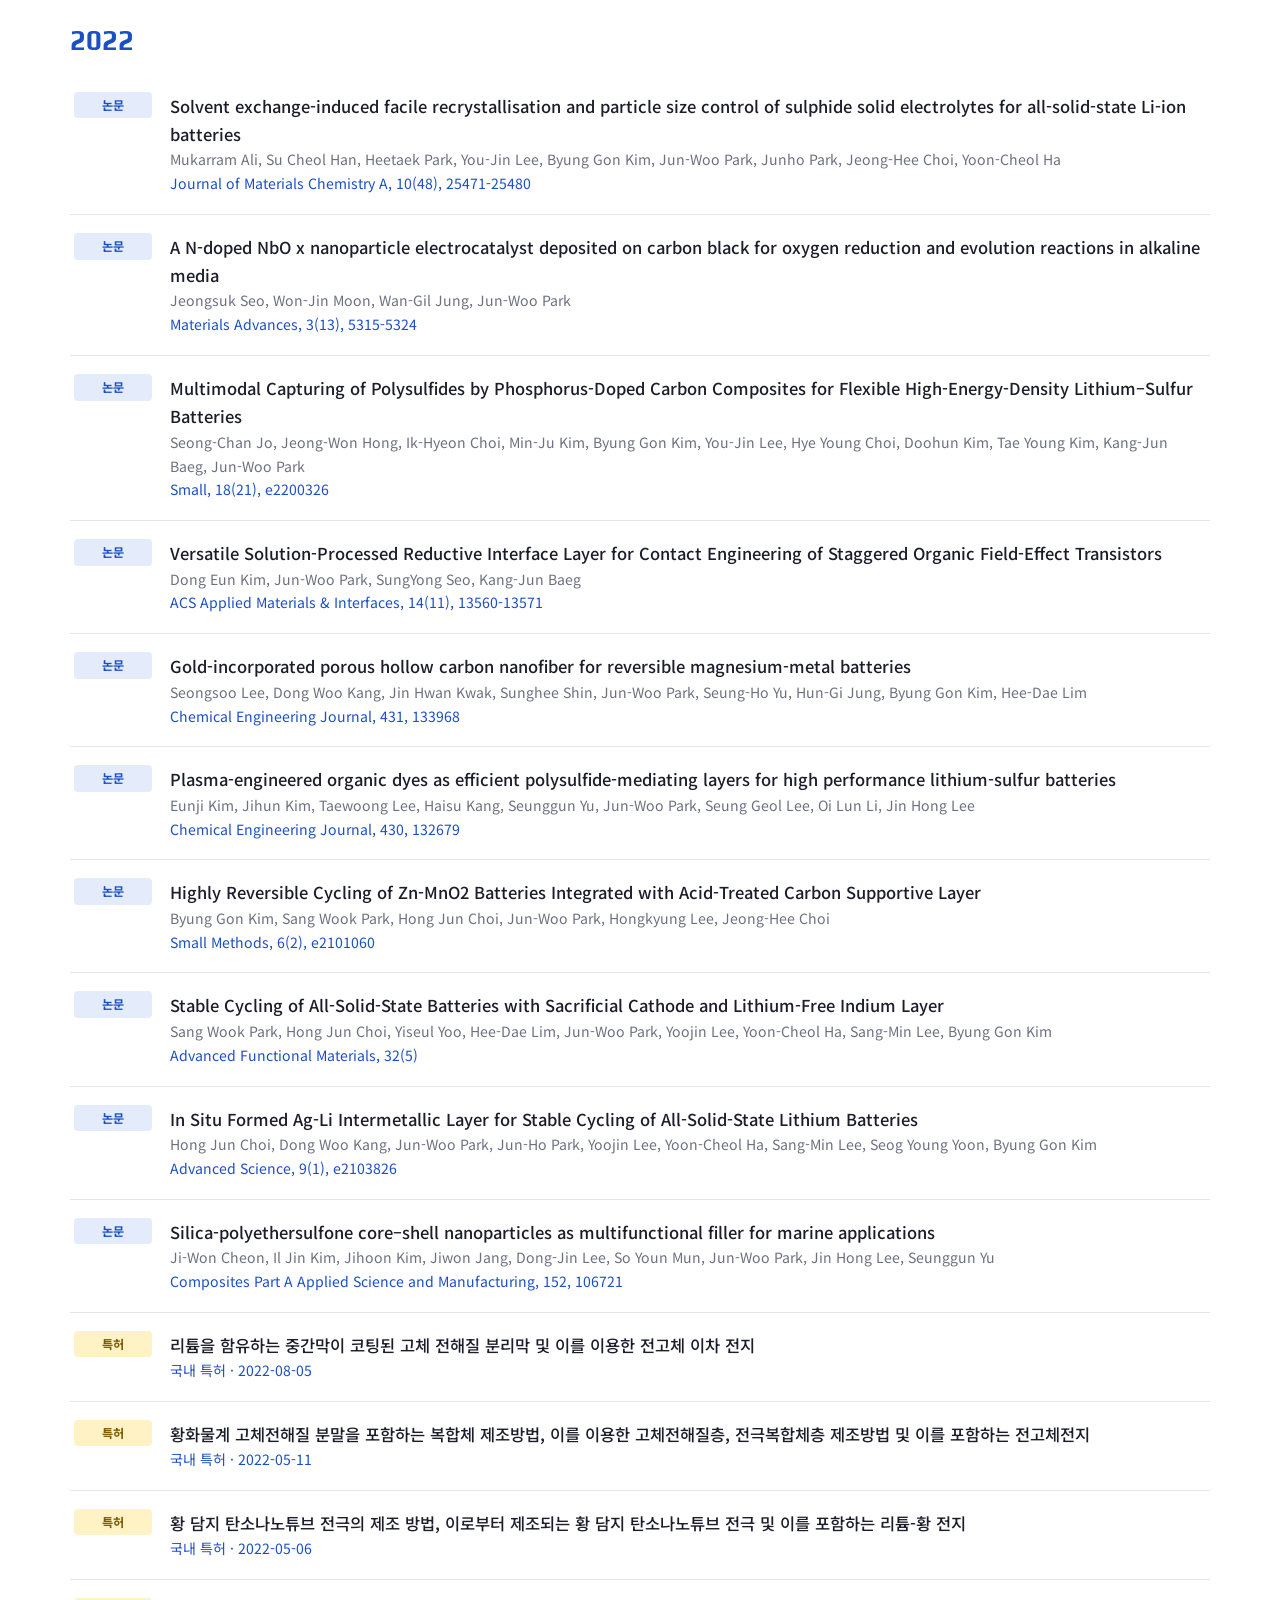
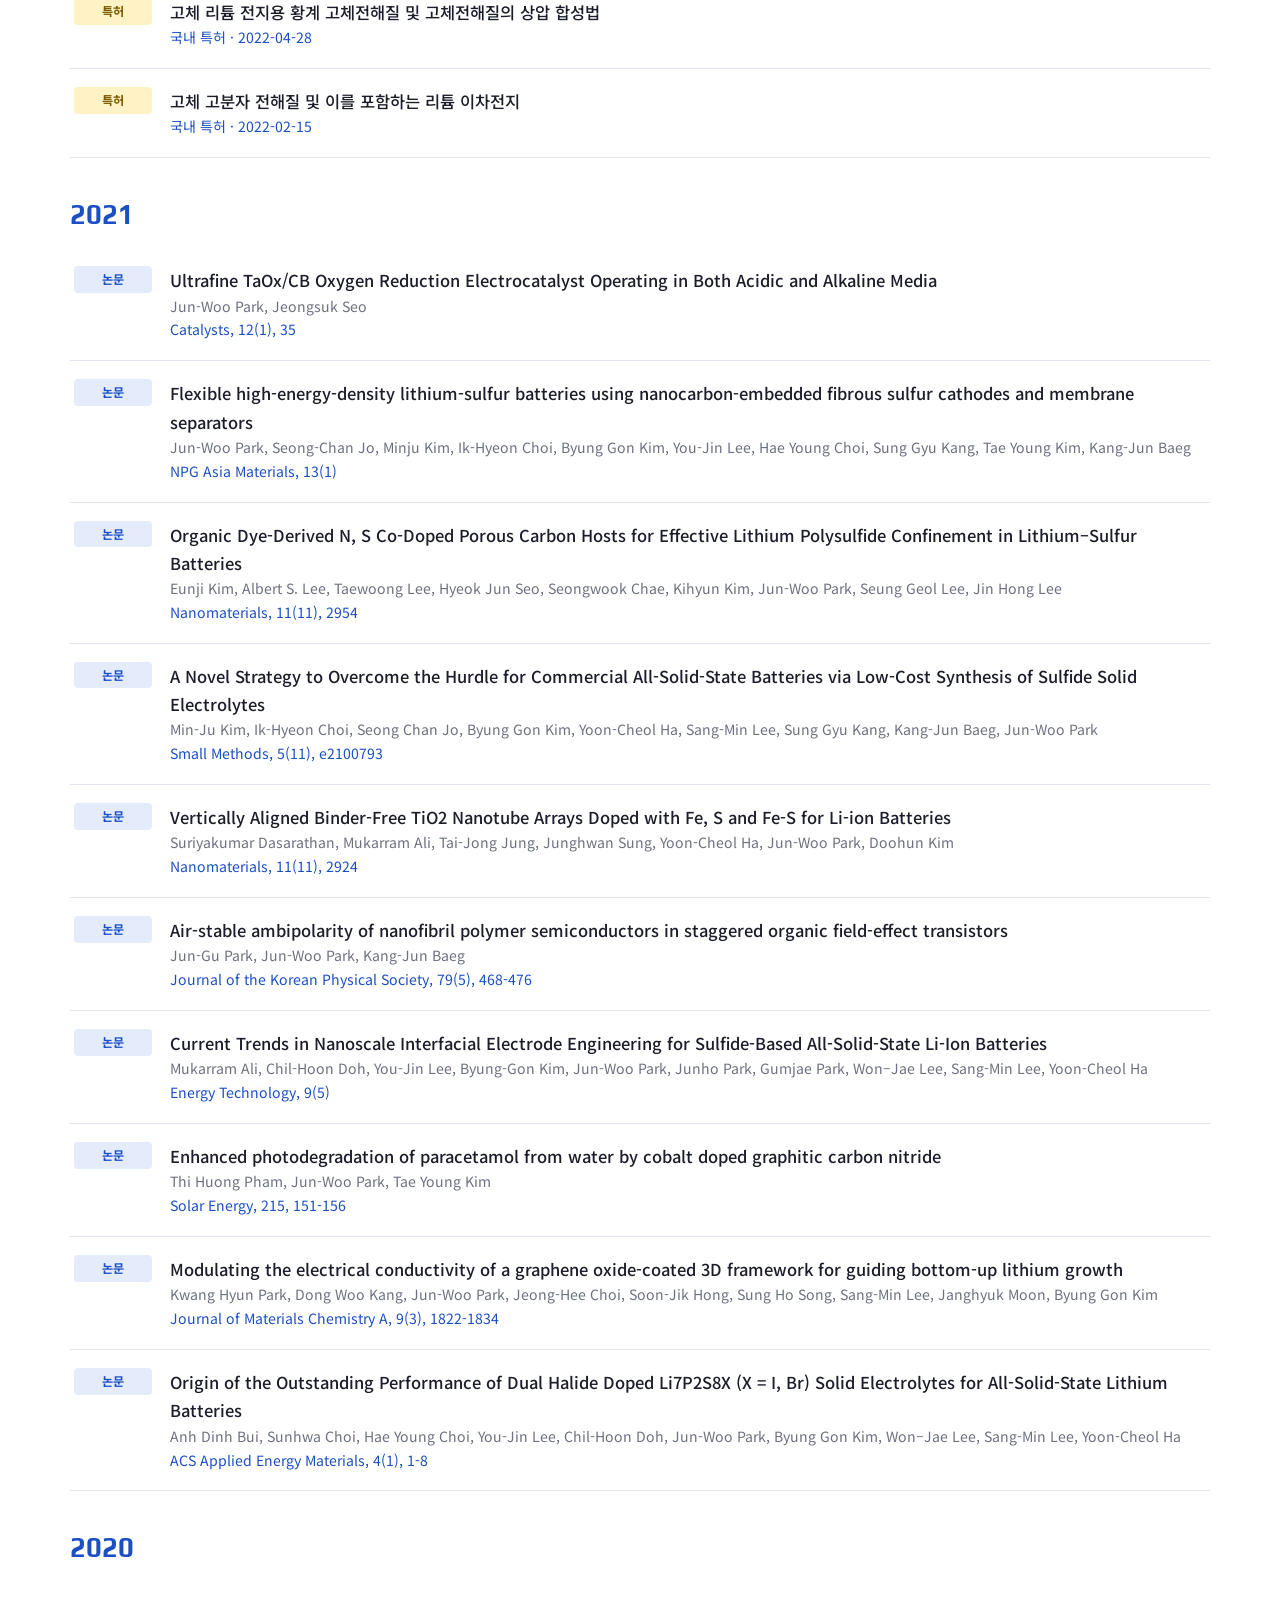
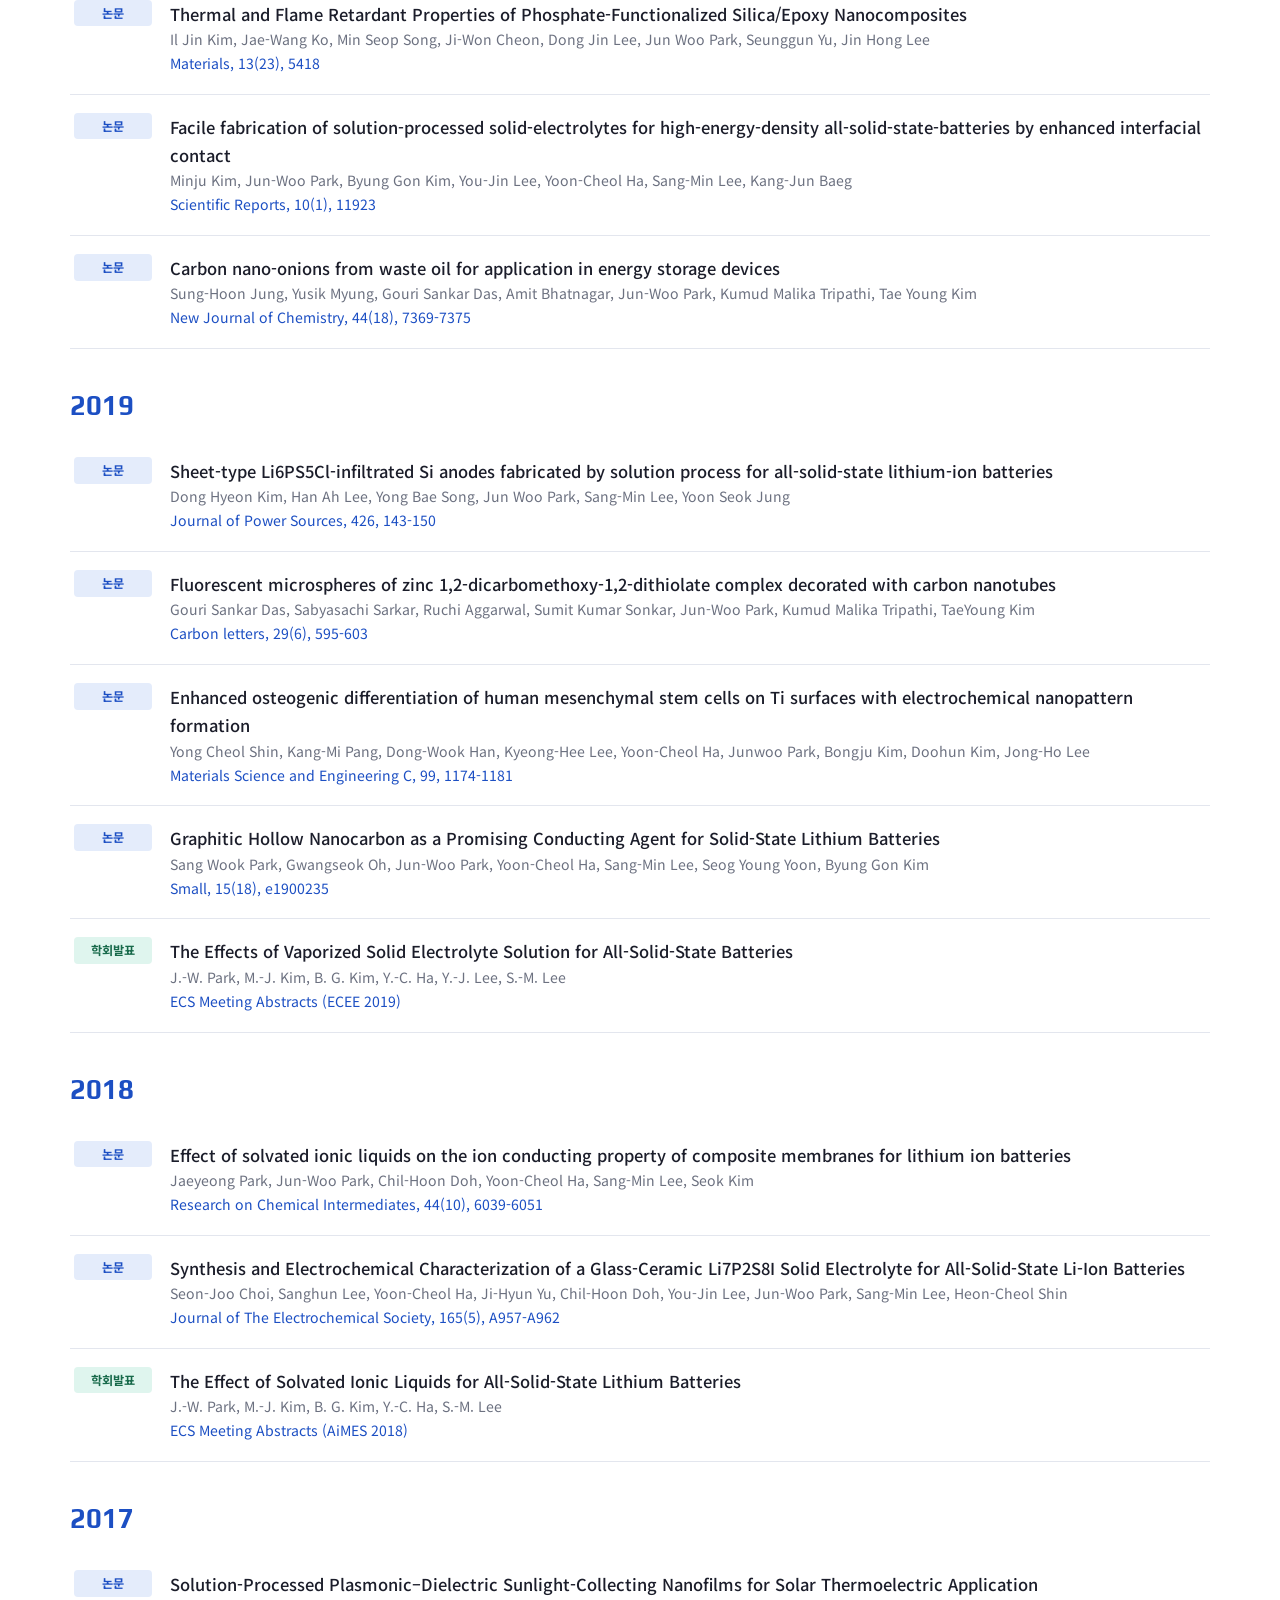
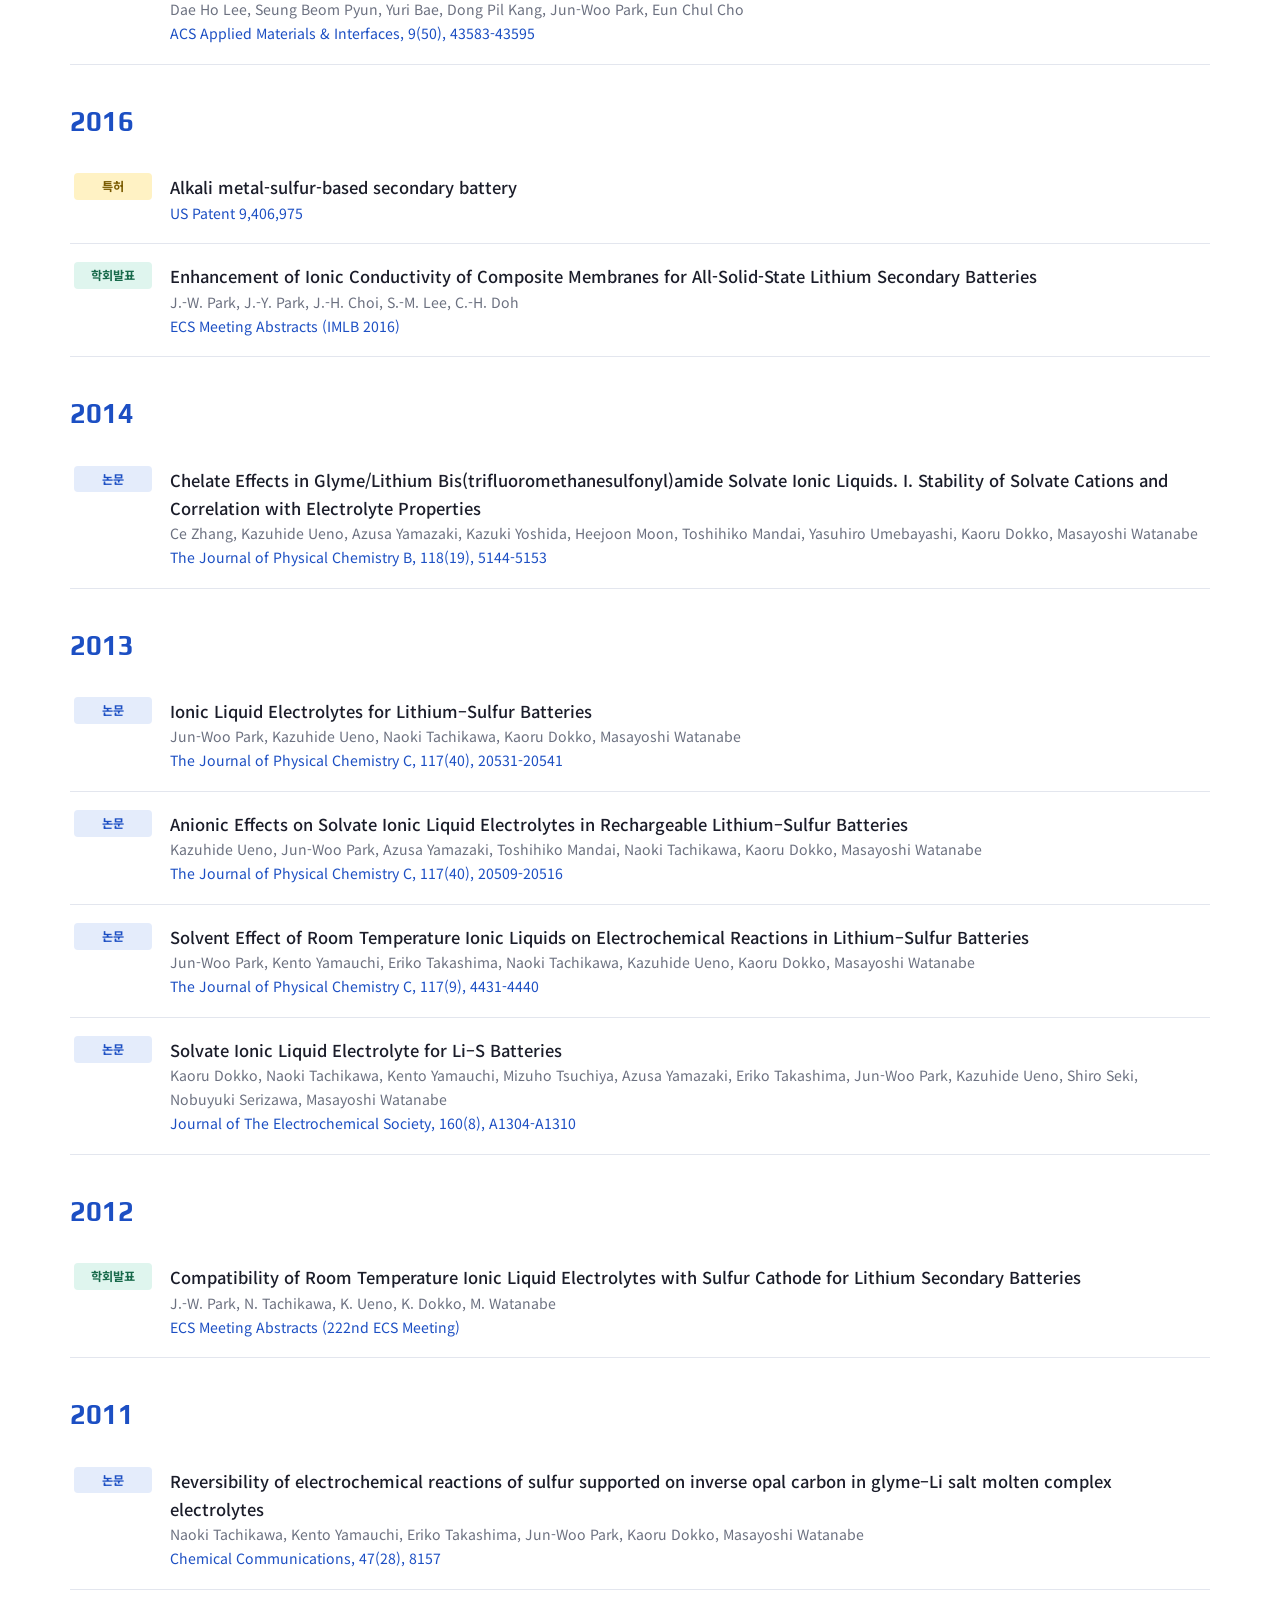
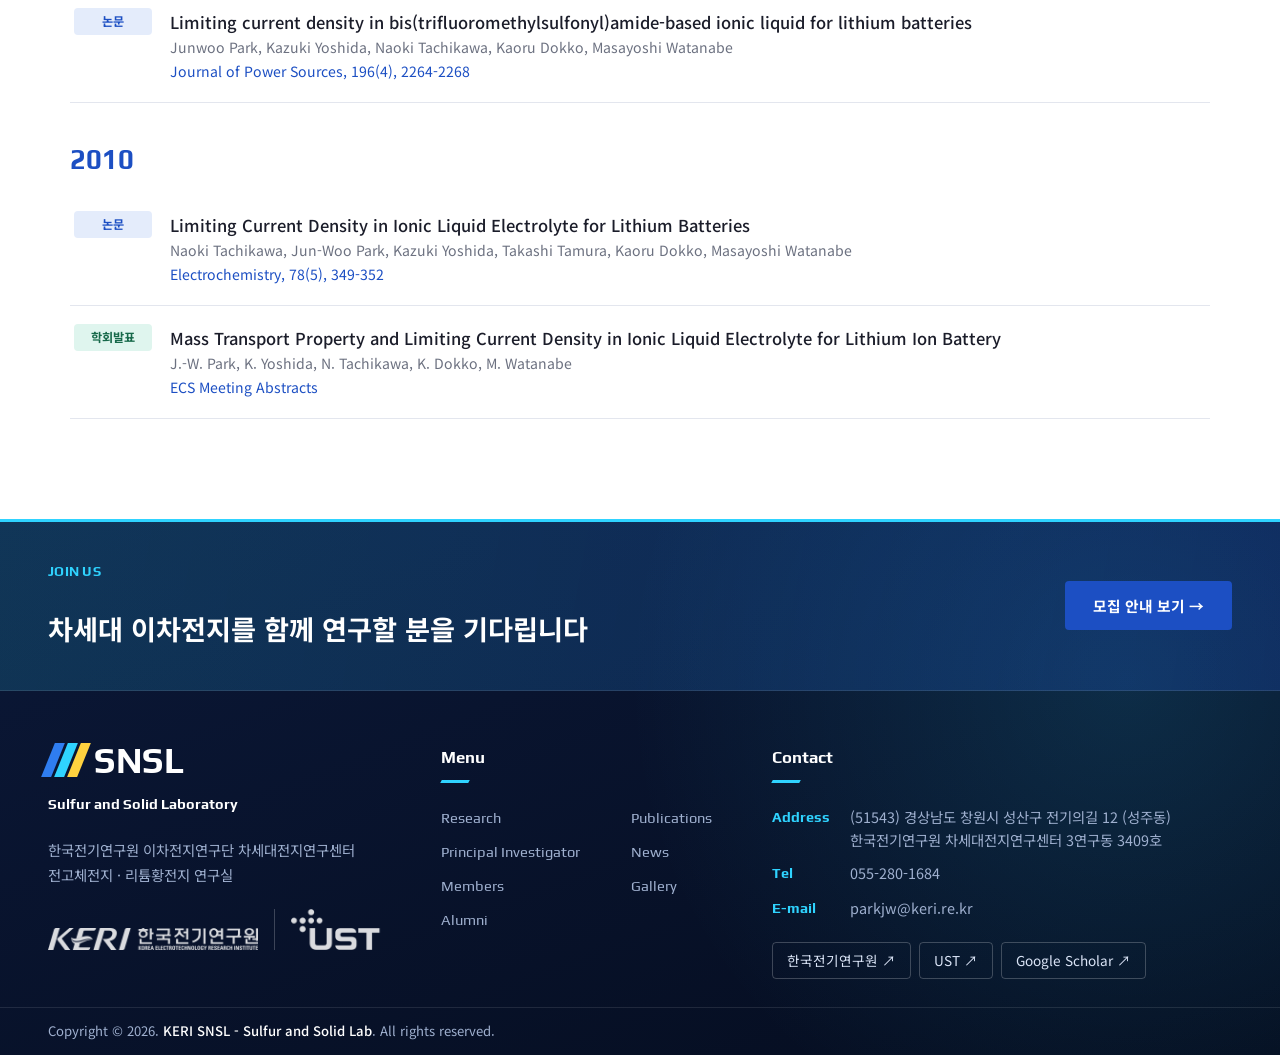
<file: publications.html>
<!doctype html>
<html lang="ko">
<head>
  <meta charset="utf-8">
  <meta name="viewport" content="width=device-width, initial-scale=1">
  <title>Publications | KERI SNSL</title>
  <link rel="preconnect" href="https://fonts.googleapis.com">
  <link rel="preconnect" href="https://fonts.gstatic.com" crossorigin>
  <link href="https://fonts.googleapis.com/css2?family=Noto+Sans+KR:wght@400;500;700&family=Play:wght@400;700&display=swap" rel="stylesheet">
  <link rel="stylesheet" href="style.css">
</head>
<body data-page="publications" data-title="Publications" data-sub="논문 · 특허 · 학회발표">
<main>
  <section class="section">
    <div class="wrap">
      <div class="pub-tools">
        <div class="tabs" id="pubTabs" role="tablist"></div>
        <div class="pub-filters">
          <select id="pubYear" aria-label="연도"></select>
          <input id="pubSearch" type="search" placeholder="제목 · 저자 검색" aria-label="검색">
        </div>
      </div>
      <div id="pubList"></div>
    </div>
  </section>
</main>
<script src="publications.js"></script>
<script src="data.js"></script>
<script src="main.js"></script>
</body>
</html>
</file>
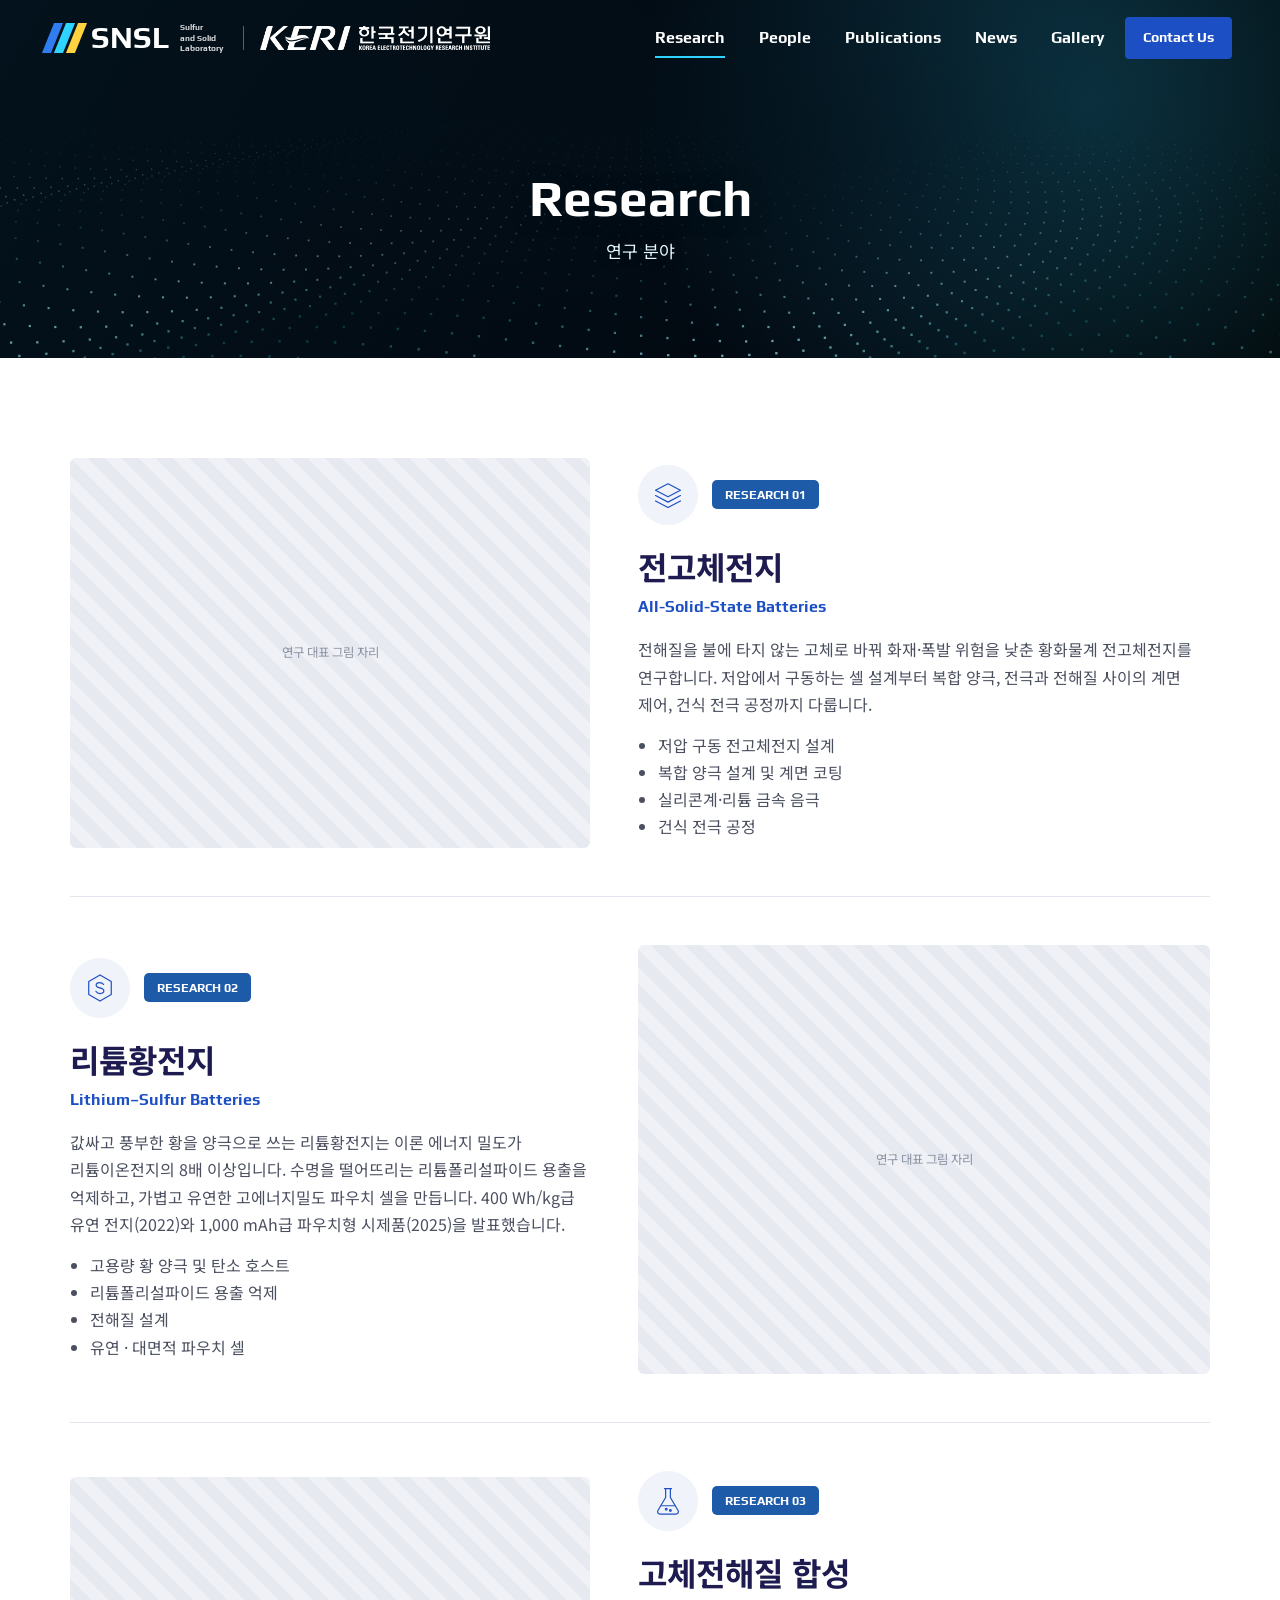
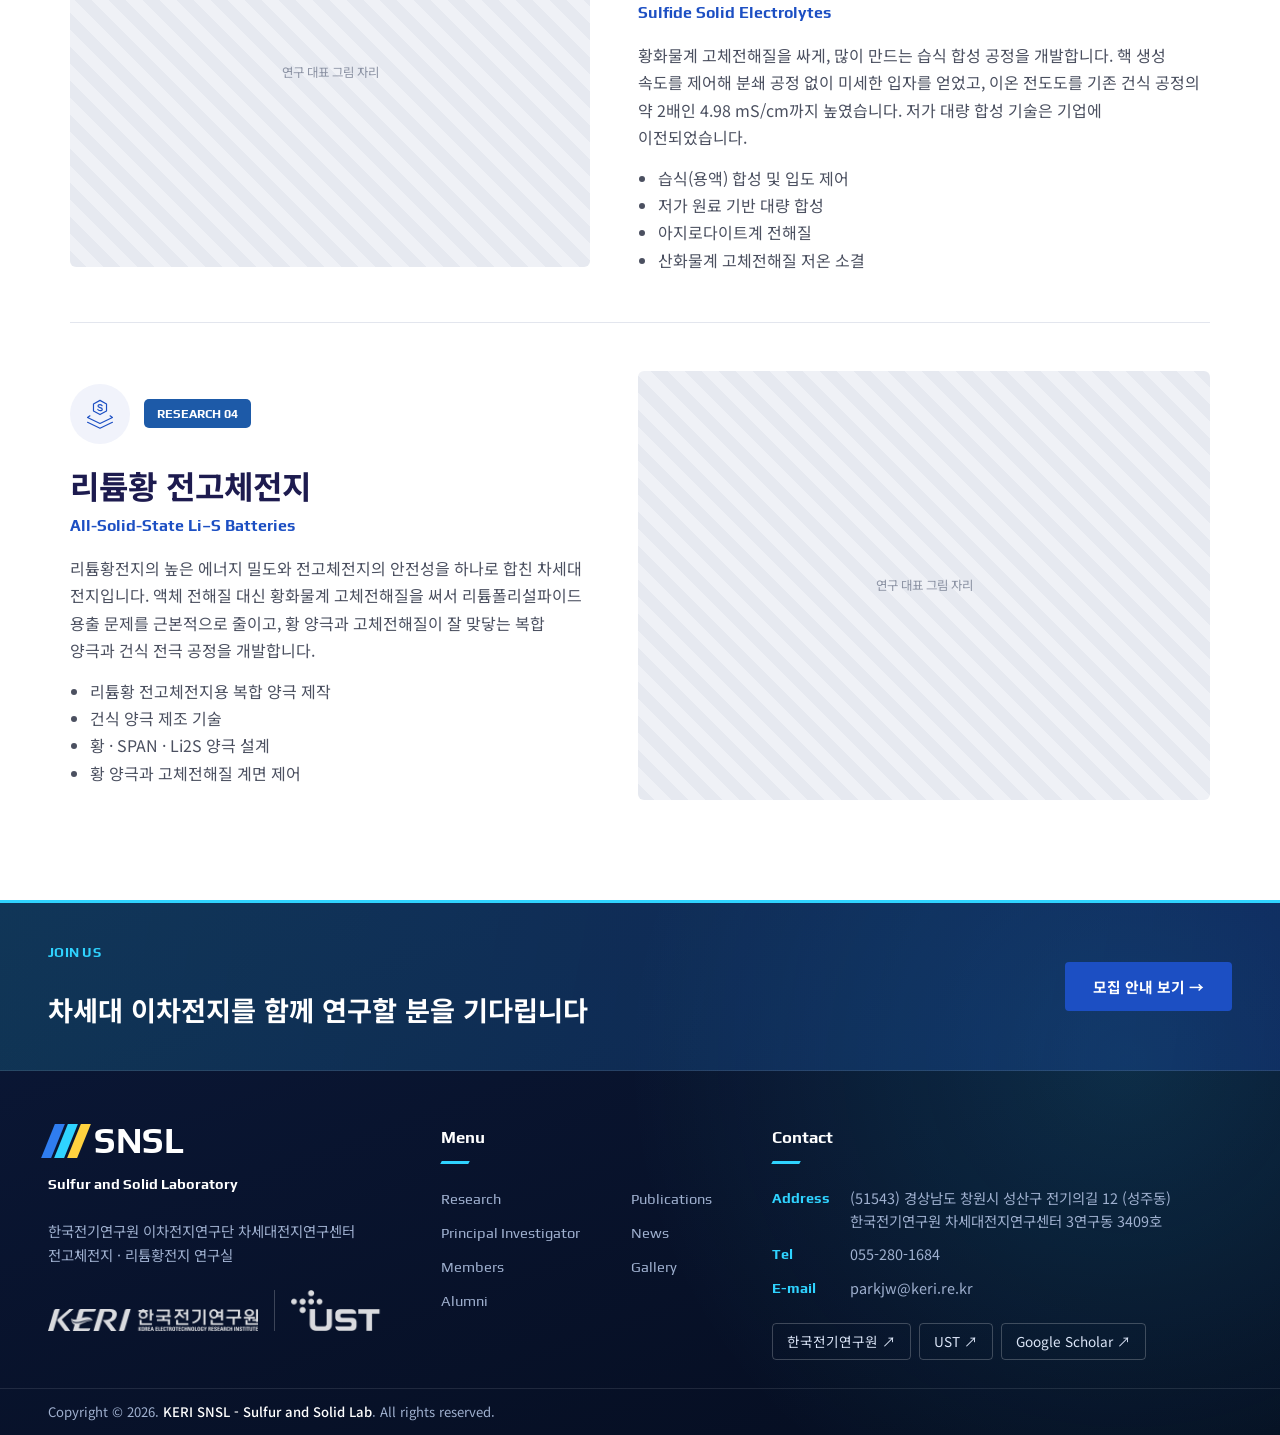
<file: research.html>
<!doctype html>
<html lang="ko">
<head>
  <meta charset="utf-8">
  <meta name="viewport" content="width=device-width, initial-scale=1">
  <title>Research | KERI SNSL</title>
  <link rel="preconnect" href="https://fonts.googleapis.com">
  <link rel="preconnect" href="https://fonts.gstatic.com" crossorigin>
  <link href="https://fonts.googleapis.com/css2?family=Noto+Sans+KR:wght@400;500;700&family=Play:wght@400;700&display=swap" rel="stylesheet">
  <link rel="stylesheet" href="style.css">
</head>
<body data-page="research" data-title="Research" data-sub="연구 분야">
<main>
  <section class="section">
    <div class="wrap" id="researchDetail"></div>
  </section>
</main>
<script src="data.js"></script>
<script src="main.js"></script>
</body>
</html>
</file>
<file: style.css>
:root {
  --blue: #1c4fc3;
  --blue-2: #2f7df0;
  --cyan: #2fd3ff;
  --navy: #1d1b4f;
  --navy-deep: #15245c;
  --ink: #1b1d2a;
  --muted: #6c7180;
  --line: #e3e6ee;
  --gray: #f3f3f4;
  --sulfur: #ffd23f;         /* 황(Sulfur) 포인트 색 */
  --wrap: 1180px;
  --en: "Play", "Noto Sans KR", "Malgun Gothic", sans-serif;
  --ko: "Noto Sans KR", "Malgun Gothic", "Apple SD Gothic Neo", sans-serif;
}

* { box-sizing: border-box; }
html { scroll-behavior: smooth; scroll-padding-top: 80px; }
body { margin: 0; font-family: var(--ko); color: var(--ink); background: #fff; line-height: 1.7; word-break: keep-all; overflow-x: hidden; }
a { color: inherit; text-decoration: none; }
img { max-width: 100%; display: block; }
button { font: inherit; cursor: pointer; }
p { margin: 0 0 14px; }
h3 { margin: 0; }

.wrap { max-width: var(--wrap); margin: 0 auto; padding: 0 20px; }
.section { padding: 100px 0; position: relative; }
.section.gray { background: var(--gray); }
.section.pattern { background: #fff repeating-linear-gradient(135deg, transparent 0 38px, rgba(28,79,195,.025) 38px 40px); }

/* 구역 제목 */
.head { text-align: center; margin-bottom: 48px; }
.eyebrow { margin: 0 0 6px; font-family: var(--en); font-weight: 700; font-size: 1rem; letter-spacing: .02em; text-transform: uppercase; color: var(--blue); }
.head h2 { margin: 0; font-family: var(--en); font-weight: 700; font-size: clamp(2.2rem, 5vw, 3.4rem); line-height: 1.15; color: var(--navy); }
.head.light { display: flex; align-items: center; justify-content: center; gap: 40px; }
.head.light .eyebrow, .head.light h2 { color: #fff; }

/* 스크롤하면 나타나는 효과 (스크립트가 켜졌을 때만) */
.js .reveal { opacity: 0; transform: translateY(28px); transition: opacity .7s ease, transform .7s ease; }
.js .reveal.in { opacity: 1; transform: none; }

/* ---------- 상단 ---------- */
.nav { position: fixed; inset: 0 0 auto 0; z-index: 50; height: 76px; padding: 0 clamp(16px, 4vw, 48px);
  display: flex; align-items: center; justify-content: space-between; gap: 20px; color: #fff; transition: background .3s, color .3s, box-shadow .3s; }
.nav.scrolled { background: #fff; color: var(--navy); box-shadow: 0 2px 14px rgba(20,30,80,.1); }
.brand { display: flex; align-items: center; gap: 10px; }
.brand-mark { display: flex; gap: 3px; transform: skewX(-22deg); }
.brand-mark i { width: 9px; height: 30px; background: var(--blue-2); }
.brand-mark i:nth-child(2) { background: var(--cyan); }
.brand-mark i:nth-child(3) { background: var(--sulfur); }
.brand-name { font-family: var(--en); font-weight: 700; font-size: 1.9rem; letter-spacing: .02em; line-height: 1; }
.brand-sub { font-family: var(--en); font-size: .52rem; line-height: 1.25; opacity: .85; font-weight: 700; }
.nav.scrolled .brand-sub { color: var(--blue); }
.nav-links { display: flex; gap: 34px; font-family: var(--en); font-weight: 700; font-size: 1rem; }
.nav-links a { position: relative; padding: 6px 0; }
.nav-links a::after { content: ""; position: absolute; left: 0; bottom: 0; width: 0; height: 2px; background: var(--cyan); transition: width .25s; }
.nav-links a:hover::after { width: 100%; }
.nav-right { display: flex; align-items: center; gap: 14px; }
.btn-contact { padding: 9px 18px; border-radius: 4px; background: var(--blue); color: #fff; font-family: var(--en); font-weight: 700; font-size: .88rem; }
.btn-contact:hover { background: var(--blue-2); }
.nav-toggle { display: none; background: none; border: 0; padding: 8px; color: inherit; }
.nav-toggle span { display: block; width: 24px; height: 2px; margin: 5px 0; background: currentColor; }

/* ---------- 배너 ---------- */
.hero { position: relative; height: min(100vh, 780px); min-height: 520px; background: #020810; overflow: hidden; color: #fff; }
.hero-slide { position: absolute; inset: 0; display: flex; align-items: center; opacity: 0; visibility: hidden; transition: opacity 1s ease, visibility 1s; }
.hero-slide.active { opacity: 1; visibility: visible; }
.hero-bg { position: absolute; inset: 0; background-size: cover; background-position: center; transform: scale(1.06); transition: transform 7s ease-out; }
.hero-slide.active .hero-bg { transform: none; }
.hero-bg::after { content: ""; position: absolute; inset: 0; background: linear-gradient(90deg, rgba(2,8,16,.88) 0%, rgba(2,8,16,.55) 55%, rgba(2,8,16,.25) 100%); }
.hero-slide.empty .hero-bg {
  background-image:
    radial-gradient(circle at 78% 45%, rgba(47,211,255,.22), transparent 38%),
    radial-gradient(circle at 12% 60%, rgba(28,120,160,.35), transparent 45%),
    radial-gradient(rgba(47,211,255,.28) 1px, transparent 1.4px),
    linear-gradient(120deg, #03121c 0%, #020810 60%, #000 100%);
  background-size: auto, auto, 22px 22px, auto;
}
.hero-slide.empty .hero-bg::after { background: linear-gradient(90deg, rgba(2,8,16,.5), transparent 70%); }
.hero-battery { position: absolute; right: 9%; top: 50%; width: min(22vw, 210px); transform: translateY(-50%); filter: drop-shadow(0 0 18px rgba(47,211,255,.7)); opacity: .9; }
.hero-note { position: absolute; top: 96px; right: 24px; z-index: 2; padding: 5px 12px; font-size: .76rem; border: 1px dashed rgba(255,255,255,.45); border-radius: 6px; color: rgba(255,255,255,.75); }
.hero-body { position: relative; width: 100%; max-width: var(--wrap); margin: 0 auto; padding: 40px 20px 60px; }
.hero-tag { display: inline-block; margin-bottom: 22px; font-weight: 700; font-size: clamp(1.1rem, 2.2vw, 1.5rem); letter-spacing: -.01em; }
.hero-title { display: flex; align-items: center; flex-wrap: wrap; gap: 24px; margin-bottom: 26px; }
.hero-body h1 { margin: 0; font-family: var(--en); font-weight: 400; font-size: clamp(2.1rem, 6vw, 4.2rem); line-height: 1.08; white-space: pre-line; max-width: 100%; }
.hero-body h1 b { font-weight: 700; }
.stripes { display: flex; gap: 6px; transform: skewX(-28deg); }
.stripes i { width: clamp(26px, 4vw, 44px); height: clamp(26px, 4vw, 40px); background: var(--blue); }
.stripes i:nth-child(2) { background: #1f9bf5; }
.stripes i:nth-child(3) { background: var(--cyan); }
.hero-body p { font-size: clamp(1.05rem, 2vw, 1.4rem); color: #9fe6ff; margin-bottom: 26px; max-width: 680px; }
.btn { display: inline-block; padding: 12px 28px; border-radius: 4px; background: var(--blue); color: #fff; font-weight: 700; transition: background .2s, transform .2s; }
.btn:hover { background: var(--blue-2); transform: translateY(-2px); }
.scroll-down { position: absolute; left: clamp(20px, 5vw, 60px); bottom: 14px; z-index: 3; width: 92px; height: 92px; border-radius: 50%; background: rgba(40,190,210,.75); display: grid; place-items: center; }
.scroll-down span { writing-mode: vertical-rl; font-family: var(--en); font-weight: 700; font-size: .72rem; letter-spacing: .04em; color: #dffaff; animation: bob 2s ease-in-out infinite; }
@keyframes bob { 50% { transform: translateY(8px); } }
.hero-ctrl { position: absolute; right: clamp(20px, 5vw, 60px); bottom: 34px; z-index: 3; display: flex; align-items: center; gap: 14px; }
.hero-ctrl > button { width: 42px; height: 42px; border-radius: 50%; border: 1px solid rgba(255,255,255,.5); background: none; color: #fff; }
.hero-ctrl > button:hover { background: rgba(255,255,255,.15); }
.hero-dots, .gallery-dots { display: flex; gap: 8px; }
.hero-dots button, .gallery-dots button { width: 8px; height: 8px; padding: 0; border: 0; border-radius: 4px; background: rgba(255,255,255,.55); transition: width .3s; }
.hero-dots button.active, .gallery-dots button.active { width: 24px; background: #fff; }

/* ---------- 연구 ---------- */
.intro { max-width: 760px; margin: -20px auto 44px; text-align: center; color: var(--muted); }
.research-grid { display: grid; grid-template-columns: repeat(auto-fit, minmax(230px, 1fr)); gap: 26px; max-width: 1080px; margin: 0 auto; }
.research-card { padding: 34px 22px 32px; background: #fff; border-radius: 8px; text-align: center; box-shadow: 0 6px 26px rgba(30,40,90,.08); transition: transform .3s, box-shadow .3s; }
.research-card:hover { transform: translateY(-8px); box-shadow: 0 14px 36px rgba(28,79,195,.18); }
.research-icon { width: 104px; height: 104px; margin: 0 auto 24px; border-radius: 50%; background: #f1f3fb; display: grid; place-items: center; color: var(--blue); transition: background .3s, color .3s; }
.research-card:hover .research-icon { background: var(--blue); color: #fff; }
.research-icon svg { width: 54px; height: 54px; fill: none; stroke: currentColor; stroke-width: 2; stroke-linecap: round; stroke-linejoin: round; }
.pill { display: inline-block; padding: 4px 13px; border-radius: 5px; background: #1d5aa8; color: #fff; font-family: var(--en); font-weight: 700; font-size: .78rem; }
.research-card h3 { margin: 14px 0 2px; font-size: 1.45rem; font-weight: 700; color: var(--ink); }
.research-card .en { font-family: var(--en); font-weight: 700; color: var(--blue); font-size: .95rem; margin-bottom: 10px; }
.research-card .desc { color: var(--muted); font-size: .9rem; margin: 0; }
.stats { display: grid; grid-template-columns: repeat(4, 1fr); max-width: 1080px; margin: 64px auto 0; border-top: 1px solid var(--line); }
.stat { padding: 30px 10px 0; text-align: center; }
.stat b { display: block; font-family: var(--en); font-size: 2.8rem; line-height: 1.1; color: var(--blue); font-variant-numeric: tabular-nums; }
.stat span { color: var(--muted); font-size: .92rem; }

/* ---------- 사진 자리 ---------- */
.ph { display: grid; place-items: center; text-align: center; padding: 8px; background: repeating-linear-gradient(45deg, #e6e9f0 0 12px, #eff1f6 12px 24px); color: #8b92a3; font-size: .78rem; }

/* ---------- 소식 + 사진 ---------- */
.news-wrap { display: grid; grid-template-columns: 1.15fr 1fr; gap: 28px; align-items: stretch; }
.news-item { display: grid; grid-template-columns: 96px 1fr 130px; gap: 18px; align-items: center; padding: 18px 22px; background: #fafafb; border-bottom: 1px solid var(--line); }
.news-item:last-child { border-bottom: 0; }
.news-date { text-align: center; font-family: var(--en); font-weight: 700; color: #0f6fd6; }
.news-date b { display: block; font-size: 3.2rem; line-height: 1; font-variant-numeric: tabular-nums; }
.news-date span { font-size: .8rem; letter-spacing: .08em; }
.news-item h3 { font-size: 1.1rem; font-weight: 500; white-space: nowrap; overflow: hidden; text-overflow: ellipsis; }
.news-item p { margin: 4px 0 0; color: var(--muted); font-size: .88rem; display: -webkit-box; -webkit-line-clamp: 2; -webkit-box-orient: vertical; overflow: hidden; }
.news-item > div { min-width: 0; }
.news-thumb { width: 130px; height: 90px; object-fit: cover; border-radius: 4px; }
.gallery { position: relative; min-height: 340px; border-radius: 4px; overflow: hidden; background: var(--navy); }
.gallery-tag { position: absolute; top: 24px; left: 28px; z-index: 3; padding: 5px 14px; border-radius: 3px; background: #1f6df2; color: #fff; font-family: var(--en); font-weight: 700; font-size: .82rem; }
.gallery-slide { position: absolute; inset: 0; opacity: 0; visibility: hidden; transition: opacity .8s, visibility .8s; cursor: pointer; }
.gallery-slide.active { opacity: 1; visibility: visible; }
.gallery-slide img, .gallery-slide .ph { width: 100%; height: 100%; object-fit: cover; }
.gallery-slide figcaption { position: absolute; inset: auto 0 0 0; padding: 70px 32px 30px; color: #fff; background: linear-gradient(transparent, rgba(29,27,79,.92)); }
.gallery-slide figcaption b { display: block; font-size: 1.25rem; font-weight: 500; }
.gallery-slide figcaption span { font-size: .85rem; opacity: .75; }
.gallery-slide { margin: 0; }
.gallery-dots { position: absolute; right: 26px; bottom: 28px; z-index: 3; }

/* ---------- 대표 논문 (파란 띠) ---------- */
.section.blue { background: linear-gradient(100deg, var(--blue) 0%, #2a6fe8 55%, #55b3ff 100%); padding-bottom: 70px; overflow: hidden; }
.round { width: 48px; height: 48px; border-radius: 50%; border: 1px solid rgba(255,255,255,.6); background: none; color: #fff; font-size: 1.1rem; flex: none; }
.round:hover { background: rgba(255,255,255,.18); }
.hl-track { display: flex; gap: 26px; padding: 6px max(20px, calc((100vw - var(--wrap)) / 2 + 20px)) 20px; overflow-x: auto; scroll-snap-type: x mandatory; scrollbar-width: none; }
.hl-track::-webkit-scrollbar { display: none; }
.hl-card { position: relative; flex: 0 0 min(360px, 82vw); min-height: 300px; padding: 38px 34px 90px; background: rgba(255,255,255,.86); border-radius: 4px; scroll-snap-align: center; overflow: hidden; display: block; transition: background .3s, transform .3s; }
.hl-card:hover { background: #fff; transform: translateY(-6px); }
.hl-card .year { font-family: var(--en); font-weight: 700; font-size: 1.5rem; color: var(--blue); }
.hl-card h3 { margin: 6px 0 14px; font-family: var(--en); font-weight: 400; font-size: 1.2rem; line-height: 1.45; display: -webkit-box; -webkit-line-clamp: 3; -webkit-box-orient: vertical; overflow: hidden; }
.hl-card p { margin: 0; padding-right: 70px; color: #555b6b; font-size: .86rem; display: -webkit-box; -webkit-line-clamp: 4; -webkit-box-orient: vertical; overflow: hidden; }
.hl-card p em { color: var(--ink); }
.hl-view { position: absolute; right: -30px; bottom: 0; width: 140px; height: 130px; background: #c3c6cf; transform: skewX(-28deg); transition: background .3s; }
.hl-card:hover .hl-view { background: var(--blue); }
.hl-view-text { position: absolute; right: 30px; bottom: 50px; color: #fff; font-family: var(--en); font-weight: 700; font-size: .85rem; }
.hl-more { text-align: center; margin: 26px 0 0; }
.hl-more a { color: #fff; font-weight: 500; border-bottom: 1px solid rgba(255,255,255,.6); padding-bottom: 2px; }

/* ---------- 전체 실적 ---------- */
.pub-tools { display: flex; flex-wrap: wrap; justify-content: space-between; gap: 14px; margin-bottom: 20px; }
.tabs { display: flex; flex-wrap: wrap; gap: 6px; }
.tabs button { padding: 9px 18px; border: 1px solid var(--line); border-radius: 4px; background: #fff; font-size: .93rem; color: var(--muted); }
.tabs button.active { background: var(--blue); border-color: var(--blue); color: #fff; font-weight: 700; }
.tabs button em { font-style: normal; opacity: .7; margin-left: 5px; font-size: .85em; }
.pub-filters { display: flex; gap: 8px; }
.pub-filters select, .pub-filters input { padding: 9px 12px; border: 1px solid var(--line); border-radius: 4px; font: inherit; font-size: .92rem; background: #fff; }
.pub-filters input { width: 210px; }
.pub-year { margin: 34px 0 10px; font-family: var(--en); font-size: 1.7rem; color: var(--blue); }
.pub { display: grid; grid-template-columns: 78px 1fr; gap: 18px; padding: 18px 4px; border-bottom: 1px solid var(--line); }
.badge { align-self: start; padding: 3px 0; border-radius: 4px; text-align: center; font-size: .76rem; font-weight: 700; }
.badge.paper { background: #e4ecfb; color: var(--blue); }
.badge.patent { background: #fff2c4; color: #7a5b00; }
.badge.conference { background: #dff5ee; color: #17694a; }
.pub-title { font-weight: 500; font-size: 1.03rem; }
a.pub-title:hover { color: var(--blue); text-decoration: underline; }
.pub-meta { color: var(--muted); font-size: .88rem; }
.pub-empty { padding: 40px; text-align: center; color: var(--muted); }

/* ---------- 구성원 ---------- */
.pi { display: grid; grid-template-columns: 220px 1fr; gap: 36px; padding: 32px; background: #fff; border-radius: 8px; box-shadow: 0 6px 26px rgba(30,40,90,.07); margin-bottom: 20px; }
.pi .photo { width: 220px; aspect-ratio: 3 / 4; object-fit: cover; border-radius: 4px; }
.pi h3 { font-size: 1.8rem; color: var(--navy); }
.pi .en { font-family: var(--en); color: var(--muted); margin: 0; }
.pi .role { color: var(--blue); font-weight: 700; margin: 8px 0 14px; }
.pi ul { margin: 0 0 14px; padding-left: 18px; color: var(--muted); }
.group-title { display: flex; align-items: center; gap: 12px; margin: 44px 0 18px; font-size: 1.2rem; color: var(--navy); }
.group-title::before { content: ""; width: 16px; height: 16px; background: var(--blue); transform: skewX(-24deg); }
.people { display: grid; grid-template-columns: repeat(auto-fill, minmax(190px, 1fr)); gap: 20px; }
.person { background: #fff; border-radius: 6px; overflow: hidden; box-shadow: 0 4px 16px rgba(30,40,90,.06); }
.person .photo { width: 100%; aspect-ratio: 1; object-fit: cover; }
.person .info { padding: 14px 16px 16px; }
.person b { display: block; font-size: 1.05rem; }
.person .role { color: var(--blue); font-size: .85rem; font-weight: 500; }
.person .topic { color: var(--muted); font-size: .85rem; }

/* ---------- 모집 ---------- */
.join { background: linear-gradient(120deg, #03121c, #0b2a4a); color: #fff; text-align: center; }
.join .head { margin-bottom: 24px; }
.join .head .eyebrow { color: var(--cyan); }
.join p { max-width: 720px; margin: 0 auto 10px; opacity: .88; }
.chips { list-style: none; display: flex; flex-wrap: wrap; justify-content: center; gap: 8px; padding: 0; margin: 20px 0 28px; }
.chips li { padding: 5px 14px; border-radius: 4px; background: rgba(255,255,255,.1); border: 1px solid rgba(255,255,255,.22); font-size: .88rem; }

/* ---------- 하단 ---------- */
.footer { background: var(--navy-deep); color: #8f9cc4; padding: 56px 0 0; font-size: .92rem; }
.footer-grid { display: flex; flex-wrap: wrap; justify-content: space-between; gap: 30px; padding-bottom: 36px; }
.footer h3 { font-family: var(--en); color: #d5dcf5; font-size: 1rem; margin: 0 0 8px; }
.footer p { margin: 0 0 22px; }
.footer-org { text-align: right; }
.footer-org strong { display: block; color: #fff; font-size: 1.35rem; }
.footer-links { list-style: none; margin: 14px 0 0; padding: 0; display: flex; justify-content: flex-end; gap: 18px; }
.footer-links a:hover { color: var(--cyan); }
.copyright { margin: 0; padding: 24px 20px; text-align: center; border-top: 1px solid rgba(255,255,255,.1); font-size: .84rem; }
.copyright b { color: #fff; font-weight: 500; }
.to-top { position: fixed; right: 26px; bottom: 26px; z-index: 40; width: 52px; height: 52px; border-radius: 50%; background: var(--blue); color: #fff; display: grid; place-items: center; font-size: 1.2rem; box-shadow: 0 6px 18px rgba(28,79,195,.4); opacity: 0; pointer-events: none; transition: opacity .3s; }
.to-top.show { opacity: 1; pointer-events: auto; }

.lightbox { position: fixed; inset: 0; z-index: 100; display: grid; place-items: center; background: rgba(3,8,20,.93); padding: 20px; }
.lightbox[hidden] { display: none; }
.lightbox figure { margin: 0; max-width: 1100px; }
.lightbox img { max-height: 82vh; margin: 0 auto; }
.lightbox figcaption { color: #fff; text-align: center; margin-top: 12px; }
.lightbox-close { position: absolute; top: 14px; right: 22px; background: none; border: 0; color: #fff; font-size: 2.4rem; }

/* ---------- 좁은 화면 ---------- */
/* ---------- 하위 페이지 ---------- */
.nav-links a.active::after { width: 100%; }
.subhero { position: relative; padding: 150px 0 64px; color: #fff; background:
  radial-gradient(circle at 85% 30%, rgba(47,211,255,.22), transparent 40%),
  radial-gradient(rgba(47,211,255,.25) 1px, transparent 1.4px),
  linear-gradient(120deg, #03121c 0%, #020810 70%, #000 100%);
  background-size: auto, 22px 22px, auto; }
.crumb { font-family: var(--en); font-size: .85rem; color: #8fdcf5; margin-bottom: 10px; }
.crumb a:hover { color: #fff; }
.subhero-title { display: flex; align-items: center; gap: 22px; flex-wrap: wrap; }
.subhero h1 { margin: 0; font-family: var(--en); font-size: clamp(2.2rem, 6vw, 3.6rem); line-height: 1.1; }
.subhero-title + p { margin: 12px 0 0; color: #9fe6ff; font-size: 1.1rem; }
.wrap.narrow { max-width: 900px; }
a.research-card { display: block; }
.more { display: flex; flex-wrap: wrap; justify-content: center; gap: 12px; margin: 36px 0 0; }
.btn-line { padding: 10px 22px; border: 1px solid var(--blue); border-radius: 4px; color: var(--blue); font-weight: 500; font-size: .93rem; transition: background .2s, color .2s; }
.btn-line:hover { background: var(--blue); color: #fff; }
.news-list.full .news-item { background: #fff; grid-template-columns: 96px 1fr 210px; padding: 22px 24px; }
.news-list.full .news-thumb { width: 210px; height: 136px; }
.news-thumb { object-position: center 22%; }
.news-list.full .news-item h3 { white-space: normal; }
.news-list.full .news-item p { -webkit-line-clamp: 3; }
@media (max-width: 640px) { .news-list.full .news-item { grid-template-columns: 70px 1fr; } }

.r-row { display: grid; grid-template-columns: 1fr 1.1fr; gap: 48px; align-items: center; padding: 48px 0; border-bottom: 1px solid var(--line); scroll-margin-top: 80px; }
.r-row:first-child { padding-top: 0; }
.r-row:last-child { border-bottom: 0; padding-bottom: 0; }
.r-row:nth-child(even) .r-img { order: 2; }
.r-img { width: 100%; aspect-ratio: 4 / 3; object-fit: cover; border-radius: 6px; }
.r-head { display: flex; align-items: center; gap: 14px; margin-bottom: 14px; }
.research-icon.small { width: 60px; height: 60px; margin: 0; }
.research-icon.small svg { width: 32px; height: 32px; }
.r-text h2 { margin: 0; font-size: 2rem; color: var(--navy); }
.r-text .en { font-family: var(--en); font-weight: 700; color: var(--blue); margin-bottom: 16px; }
.r-text p { color: #4b5060; }
.topics { margin: 8px 0 0; padding-left: 20px; color: #4b5060; }

.gallery-grid { display: grid; grid-template-columns: repeat(3, 1fr); gap: 16px; }
.gallery-item { position: relative; margin: 0; border-radius: 4px; overflow: hidden; aspect-ratio: 4 / 3; cursor: pointer; }
.gallery-item img, .gallery-item .ph { width: 100%; height: 100%; object-fit: cover; transition: transform .4s; }
.gallery-item:hover img { transform: scale(1.06); }
.gallery-item figcaption { position: absolute; inset: auto 0 0 0; padding: 30px 16px 12px; color: #fff; font-size: .92rem; background: linear-gradient(transparent, rgba(29,27,79,.9)); }

.contact-grid { display: grid; grid-template-columns: 2fr 1fr 1fr; gap: 20px; margin-bottom: 24px; }
.contact-card { padding: 26px; border: 1px solid var(--line); border-top: 3px solid var(--blue); border-radius: 4px; }
.contact-card h3 { font-family: var(--en); color: var(--blue); margin-bottom: 8px; }
.contact-card p { margin: 0; color: #4b5060; }
.map { width: 100%; height: 360px; border-radius: 4px; }
.pi .pill { margin-bottom: 10px; }

iframe.map { display: block; border: 1px solid var(--line); }
#mapBox .more { margin-top: 16px; }
.join .mail-note { margin: 14px auto 0; font-size: .95rem; color: #9fe6ff; opacity: 1; }
.join .mail-note b { font-size: 1.1rem; color: #fff; }

/* ---------- People · News 페이지: 회색 바탕을 없애고 전부 흰색으로 통일 ---------- */
body:is([data-page="professor"], [data-page="members"], [data-page="alumni"], [data-page="news"]) .section.gray { background: #fff; }
body:is([data-page="professor"], [data-page="members"], [data-page="alumni"], [data-page="news"]) :is(.pi, .member, .alum) { box-shadow: none; border: 1px solid var(--line); }
/* 테두리 선 없애 보기 (PI 소개, 구성원 카드). 다시 선을 넣으려면 아래 두 줄을 지우세요 */
body:is([data-page="professor"], [data-page="members"]) :is(.pi, .member) { border: 0; padding-left: 0; padding-right: 0; }
body[data-page="members"] .member-list { gap: 12px 48px; }
/* 졸업생도 상자 선 없이, 사람 사이에 얇은 구분선만 */
body[data-page="alumni"] .alum { border: 0; border-bottom: 1px solid var(--line); border-radius: 0; padding-left: 4px; padding-right: 4px; }
body[data-page="alumni"] .alum-list { gap: 0; border-top: 2px solid var(--blue); }
body[data-page="alumni"] .alum-note { margin-bottom: 24px; }
body[data-page="professor"] .section { padding: 72px 0 0; }
body[data-page="professor"] main .section:last-child { padding-bottom: 96px; }
body[data-page="professor"] .pi { margin-bottom: 0; }
body[data-page="professor"] :is(.award-list, .link-list) { border-top: 2px solid var(--blue); }
body[data-page="professor"] :is(.award-list li, .link-list a) { padding-left: 4px; padding-right: 4px; }
body[data-page="news"] .news-list.full { border-top: 2px solid var(--blue); }
body[data-page="news"] .news-list.full .news-item { padding-left: 4px; padding-right: 4px; }

/* ---------- 하위 페이지 제목: 물결 배경 + 가운데 정렬 (main.js 의 WAVE_TITLE 로 켜고 끔) ---------- */
.subhero.wave { overflow: hidden; padding: 170px 0 92px; text-align: center; background:
  radial-gradient(circle at 85% 30%, rgba(47,211,255,.22), transparent 40%),
  linear-gradient(120deg, #03121c 0%, #020810 70%, #000 100%); }
/* 충전되는 배터리 그림: 칸이 왼쪽부터 차례로 켜졌다 꺼집니다 */
.subhero-battery { position: absolute; right: max(4%, calc((100vw - var(--wrap)) / 2)); top: 54%; width: min(20vw, 210px); transform: translateY(-50%) rotate(-8deg); opacity: .75; filter: drop-shadow(0 0 14px rgba(47,211,255,.7)); }
.subhero-battery .cell { fill: #2fd3ff; stroke: none; opacity: .08; animation: cellCharge 3.600s ease-in-out infinite; }
.subhero-battery .cell:nth-of-type(4) { animation-delay: .45s; }
.subhero-battery .cell:nth-of-type(5) { animation-delay: .9s; }
.subhero-battery .cell:nth-of-type(6) { animation-delay: 1.350s; fill: var(--sulfur); }
@keyframes cellCharge { 0%, 100% { opacity: .08; } 35%, 70% { opacity: .8; } }
@media (max-width: 900px) { .subhero-battery { opacity: .22; width: 150px; right: 4%; } }
@media (prefers-reduced-motion: reduce) { .subhero-battery .cell { animation: none; opacity: .5; } }
.subhero.wave::after { content: ""; position: absolute; inset: 0; background: radial-gradient(ellipse at 50% 40%, rgba(2,16,25,.55) 0%, transparent 62%); pointer-events: none; }
.subhero-fx { position: absolute; inset: 0; width: 100%; height: 100%; }
.subhero.wave .wrap { position: relative; z-index: 1; }
.subhero.wave .crumb { display: none; }
.subhero.wave .subhero-title { justify-content: center; }
.subhero .stripes, .hero .stripes { display: none; }   /* 제목 옆 사선 3칸 숨김 (하위 페이지 + 첫 페이지 배너). 다시 보이게 하려면 이 줄을 지우세요 */
.subhero-bolt, .subhero-battery { display: none !important; }   /* 번개·배터리 그림은 숨김. 다시 보이게 하려면 이 줄을 지우세요 */
/* 왼쪽의 네온 번개와 주변에서 반짝이는 점 */
.subhero-bolt { position: absolute; left: max(2%, calc((100vw - var(--wrap)) / 2 - 10px)); top: 54%; width: min(24vw, 250px); transform: translateY(-50%); overflow: visible; }
.subhero-bolt .bolt { fill: rgba(47,211,255,.06); stroke: #5eeaff; stroke-width: 3; stroke-linejoin: round; filter: drop-shadow(0 0 6px #2fd3ff) drop-shadow(0 0 18px rgba(47,211,255,.8)); animation: boltGlow 3s ease-in-out infinite; }
.subhero-bolt .spark { fill: #4fd8e8; opacity: .15; animation: sparkle 4s ease-in-out infinite; }
@keyframes boltGlow { 50% { stroke: #c8f8ff; filter: drop-shadow(0 0 10px #5eeaff) drop-shadow(0 0 30px rgba(47,211,255,1)); } }
@keyframes sparkle { 50% { opacity: .9; } }
@media (max-width: 900px) { .subhero-bolt { opacity: .3; width: 170px; left: 0; } }
@media (prefers-reduced-motion: reduce) { .subhero-bolt .bolt, .subhero-bolt .spark { animation: none; } .subhero-bolt .spark { opacity: .5; } }
.subhero.wave h1 { font-size: clamp(2.2rem, 5vw, 3.2rem); text-shadow: 0 2px 18px rgba(2,16,25,.8); }
.subhero.wave .subhero-title + p { color: #e6f7ff; font-size: 1.08rem; margin-top: 10px; text-shadow: 0 1px 10px rgba(2,16,25,.9); }
@media (max-width: 760px) { .subhero.wave { padding: 130px 0 64px; } }

/* ---------- 배너 애니메이션 ---------- */
.hero { background: radial-gradient(circle at 75% 45%, #0a2f4a 0%, #041423 45%, #010509 100%); }
.hero-fx { position: absolute; inset: 0; width: 100%; height: 100%; z-index: 0; pointer-events: none; }
.hero-slides { position: absolute; inset: 0; z-index: 1; }
.hero-ctrl { z-index: 3; }
.hero-slide.empty .hero-bg { background-image: radial-gradient(circle at 78% 45%, rgba(47,211,255,.16), transparent 40%); background-size: auto; }
.hero-slide.empty .hero-bg::after { background: linear-gradient(90deg, rgba(1,5,9,.72) 0%, rgba(1,5,9,.25) 55%, transparent 100%); }
.hero-battery { opacity: .55; animation: batteryPulse 4s ease-in-out infinite; }
@keyframes batteryPulse { 50% { filter: drop-shadow(0 0 34px rgba(47,211,255,.95)); opacity: .8; } }
/* 슬라이드가 바뀔 때 글자가 아래에서 차례로 올라옴 */
.hero-slide.active .hero-tag, .hero-slide.active .hero-title, .hero-slide.active .hero-body p, .hero-slide.active .hero-body .btn { animation: heroUp .9s cubic-bezier(.2,.7,.2,1) both; }
.hero-slide.active .hero-title { animation-delay: .12s; }
.hero-slide.active .hero-body p { animation-delay: .26s; }
.hero-slide.active .hero-body .btn { animation-delay: .4s; }
.hero-slide.active .stripes i { animation: stripeIn .7s cubic-bezier(.2,.7,.2,1) both; }
.hero-slide.active .stripes i:nth-child(1) { animation-delay: .45s; }
.hero-slide.active .stripes i:nth-child(2) { animation-delay: .55s; }
.hero-slide.active .stripes i:nth-child(3) { animation-delay: .65s; }
@keyframes heroUp { from { opacity: 0; transform: translateY(34px); } }
@keyframes stripeIn { from { opacity: 0; transform: translateX(-40px); } }
@media (prefers-reduced-motion: reduce) {
  .hero-battery, .hero-slide.active .hero-tag, .hero-slide.active .hero-title, .hero-slide.active .hero-body p, .hero-slide.active .hero-body .btn, .hero-slide.active .stripes i { animation: none; }
}

/* ---------- SNSL 심볼 로고 ---------- */
.brand-symbol { flex: none; width: 42px; height: 42px; }
.brand-symbol .s { stroke: var(--sulfur); transition: stroke .3s; }
.nav.scrolled .brand-symbol .s { stroke: #f2a900; }      /* 흰 배경에서는 조금 진한 노랑 */
.footer .brand-symbol { width: 50px; height: 50px; }
@media (max-width: 640px) { .brand-symbol { width: 36px; height: 36px; } }

/* 휴대폰: 상단이 좁아 Contact Us 버튼은 숨기고 펼침 메뉴 안에 넣습니다 */
.btn-contact { white-space: nowrap; }
.nav-links .mobile-only { display: none; }
@media (max-width: 640px) {
  .btn-contact { display: none; }
  .nav-links .mobile-only { display: block; }
  .nav { gap: 12px; }
  .brand-name { font-size: 1.6rem; }
}

/* ---------- 하단 (새 디자인) ---------- */
.footer { padding: 0; color: #9fb0cf; background:
  radial-gradient(circle at 88% 30%, rgba(47,211,255,.14), transparent 42%),
  linear-gradient(160deg, #0b1838 0%, #050d1f 100%); }   /* 모눈 점 무늬는 뺐습니다 */
.footer-cta { background: linear-gradient(100deg, rgba(47,211,255,.16), rgba(28,79,195,.28)); border-top: 3px solid var(--cyan); border-bottom: 1px solid rgba(255,255,255,.1); }
.footer-cta .eyebrow { color: var(--cyan) !important; }
.footer-bottom .wrap { padding-right: 96px; }
.footer-cta .wrap { display: flex; flex-wrap: wrap; align-items: center; justify-content: space-between; gap: 20px; padding-top: 38px; padding-bottom: 38px; }
.footer-cta .eyebrow { color: #d6efff; font-size: .85rem; }
.footer-cta h2 { margin: 0; color: #fff; font-size: clamp(1.25rem, 2.6vw, 1.7rem); }
.footer-cta .btn { flex: none; }
body[data-page="contact"] .footer-cta { display: none; }
.footer-grid { display: grid; grid-template-columns: 1.5fr .8fr 1.5fr; gap: 56px; padding-top: 64px; padding-bottom: 52px; }
.footer .brand { color: #fff; margin-bottom: 14px; }
.footer .brand-name { font-size: 2.2rem; }
.footer .brand-mark i { height: 34px; width: 10px; }
.footer-name { font-family: var(--en); font-weight: 700; color: #fff; font-size: 1.05rem; margin: 0 0 8px; }
.footer-brand p { margin: 0 0 22px; font-size: .9rem; line-height: 1.7; }
.footer-orgs { display: flex; align-items: center; gap: 16px; }
.footer-orgs img { height: 22px; filter: brightness(0) invert(1); opacity: .85; }
.footer-orgs { flex-wrap: wrap; row-gap: 14px; }
/* UST 마크는 위에 점 무늬가 있어서, 글자 높이가 KERI 글자(22px)와 같아지도록 그림 전체를 41px 로 키우고 아래쪽을 맞춥니다. */
.footer-orgs { flex-wrap: nowrap; column-gap: 16px; align-items: flex-end; }
.footer-orgs img.ust { height: 41px; filter: none; padding-left: 16px; border-left: 1px solid rgba(255,255,255,.25); box-sizing: content-box; }
.footer-orgs span { padding-left: 16px; border-left: 1px solid rgba(255,255,255,.25); font-family: var(--en); font-weight: 700; color: #fff; opacity: .85; font-size: .95rem; }
.footer h3 { position: relative; margin: 0 0 22px; padding-bottom: 12px; font-family: var(--en); font-size: 1.05rem; color: #fff; }
.footer h3::after { content: ""; position: absolute; left: 0; bottom: 0; width: 28px; height: 3px; background: var(--cyan); transform: skewX(-28deg); }
.footer-menu { list-style: none; margin: 0; padding: 0; display: grid; gap: 9px; font-family: var(--en); }
.footer-menu a, .footer-links a { transition: color .2s, padding .2s; }
.footer-menu a:hover { color: var(--cyan); padding-left: 6px; }
.footer-contact { display: grid; grid-template-columns: 66px 1fr; gap: 10px 12px; margin: 0 0 22px; font-size: .9rem; }
.footer-contact dt { font-family: var(--en); font-weight: 700; color: var(--cyan); }
.footer-contact dd { margin: 0; line-height: 1.6; }
.footer-links { display: flex; flex-wrap: wrap; justify-content: flex-start; gap: 8px; margin: 0; }
.footer-links a { display: block; padding: 6px 14px; border: 1px solid rgba(255,255,255,.22); border-radius: 4px; font-size: .85rem; color: #dbe5f7; }
.footer-links a:hover { border-color: var(--cyan); color: var(--cyan); }
.footer-bottom { border-top: 1px solid rgba(255,255,255,.1); }
.footer-bottom .wrap { display: flex; align-items: center; justify-content: space-between; gap: 16px; padding-top: 22px; padding-bottom: 22px; }
.footer-bottom p { margin: 0; font-size: .82rem; }
.footer-bottom b { color: #fff; font-weight: 500; }
.footer-bottom .stripes i { width: 16px; height: 14px; }
@media (max-width: 860px) {
  .footer-grid { grid-template-columns: 1fr; gap: 40px; padding-top: 48px; }
  .footer-menu { grid-template-columns: repeat(2, 1fr); }
}

/* ---------- KERI 로고 · People 하위 메뉴 ---------- */
.brand { flex: none; }
/* 로고는 배경이 투명한 그림입니다. 어두운 배너 위에서는 흰색으로, 흰 메뉴 위에서는 원래 색으로 보입니다. */
.keri-logo { flex: none; display: flex; align-items: center; height: 24px; margin-right: auto; padding-left: 16px; border-left: 1px solid rgba(255,255,255,.35); }
.nav.scrolled .keri-logo { border-left-color: var(--line); }
.keri-logo img { height: 100%; width: auto; filter: brightness(0) invert(1); transition: filter .3s; }
.nav.scrolled .keri-logo img { filter: none; }
.keri-logo b { font-family: var(--en); font-size: 1.15rem; letter-spacing: .04em; }
@media (max-width: 1180px) { .keri-logo img { width: 92px; object-fit: cover; object-position: left; } }   /* 좁은 화면에서는 KERI 글자 부분만 */
.nav-item { position: relative; }
.nav-item > a { display: block; }          /* People 도 다른 메뉴와 같은 높이에 오도록 */
.nav-links { align-items: center; }
.nav-item .sub { position: absolute; top: 100%; left: 50%; transform: translateX(-50%); min-width: 150px; padding: 8px 0; background: #fff; border-radius: 6px; box-shadow: 0 10px 28px rgba(20,30,80,.18); opacity: 0; visibility: hidden; transition: opacity .2s, visibility .2s; }
.nav-item:hover .sub, .nav-item:focus-within .sub { opacity: 1; visibility: visible; }
.nav-item .sub a { display: block; padding: 9px 20px; color: var(--navy); font-size: .95rem; white-space: nowrap; }
.nav-item .sub a::after { display: none; }
.nav-item .sub a:hover, .nav-item .sub a.on { color: var(--blue); background: #f1f4fb; }

/* ---------- Professor 페이지 ---------- */
.head.left { text-align: left; margin-bottom: 32px; }
.head.left h2 { font-family: var(--ko); font-size: clamp(1.7rem, 3.4vw, 2.3rem); }
.pi-info { display: grid; grid-template-columns: 84px 1fr; gap: 10px 16px; margin: 0 0 20px; padding-top: 18px; border-top: 1px solid var(--line); }
.pi-info dt { color: var(--blue); font-weight: 700; font-size: .9rem; }
.pi-info dd { margin: 0; color: #4b5060; font-size: .95rem; }
.pi-links { display: flex; flex-wrap: wrap; gap: 10px; }
.pi-links a { padding: 9px 18px; border-radius: 4px; background: var(--blue); color: #fff; font-family: var(--en); font-weight: 700; font-size: .9rem; transition: background .2s; }
.pi-links a:hover { background: var(--blue-2); }
.pi-links a + a { background: #fff; color: var(--blue); box-shadow: inset 0 0 0 1px var(--blue); }
.pi-links a + a:hover { background: #f1f4fb; }
.ach-grid { display: grid; grid-template-columns: repeat(3, 1fr); gap: 22px; }
.ach { padding: 30px 26px; border-radius: 6px; background: linear-gradient(120deg, var(--blue), #2f7df0); color: #fff; }
.ach-no { display: block; font-family: var(--en); font-weight: 700; font-size: 1.6rem; opacity: .55; margin-bottom: 10px; }
.ach h3 { font-size: 1.2rem; line-height: 1.45; margin-bottom: 14px; }
.ach p { margin: 0; font-weight: 500; color: #d9f4ff; }
.award-list, .project-list, .link-list { list-style: none; margin: 0; padding: 0; }
.award-list li { display: grid; grid-template-columns: 76px 1fr; gap: 18px; padding: 18px 22px; background: #fff; border-bottom: 1px solid var(--line); }
.award-list .yr { font-family: var(--en); font-weight: 700; font-size: 1.3rem; color: var(--blue); }
.award-list b, .project-list b { font-size: 1.05rem; font-weight: 700; }
.award-list p, .project-list p { margin: 3px 0 0; color: var(--muted); font-size: .9rem; }
.project-list li { display: flex; justify-content: space-between; align-items: center; gap: 20px; padding: 18px 4px; border-bottom: 1px solid var(--line); }
.role-tag { flex: none; padding: 4px 12px; border-radius: 4px; background: #eef0f5; color: #555b6b; font-size: .82rem; font-weight: 700; }
.role-tag.lead { background: var(--blue); color: #fff; }
.two-col { display: grid; grid-template-columns: 1fr 1.4fr; gap: 48px; align-items: start; }
.link-list a { display: grid; grid-template-columns: 110px 1fr auto; gap: 14px; align-items: center; padding: 15px 18px; background: #fff; border-bottom: 1px solid var(--line); transition: background .2s; }
.link-list a:hover { background: #f1f4fb; }
.link-list .src { color: var(--blue); font-size: .85rem; font-weight: 700; }
.link-list b { font-weight: 500; }
.link-list i { font-style: normal; color: var(--blue); }

/* ---------- Members · Alumni ---------- */
.first-flush > .group-title:first-child { margin-top: 0; }
.alum-list { display: grid; gap: 14px; }
.alum { display: grid; grid-template-columns: 84px 170px 1fr; gap: 22px; align-items: center; padding: 20px 24px; background: #fff; border-radius: 6px; box-shadow: 0 4px 16px rgba(30,40,90,.06); }
.alum .photo { width: 84px; height: 84px; border-radius: 50%; object-fit: cover; }
.alum-main b { display: block; font-size: 1.15rem; }
.alum-main span { display: block; color: var(--blue); font-size: .88rem; font-weight: 500; }
.alum-main span.period { color: var(--muted); font-weight: 400; }
.alum-main .period + span { margin-top: 6px; }   /* 학위가 둘 이상일 때 묶음 사이 간격 */
.alum dl { display: grid; grid-template-columns: 76px 1fr; gap: 4px 14px; margin: 0; padding-left: 22px; border-left: 1px solid var(--line); font-size: .92rem; }
.alum dt { color: var(--muted); }
.alum dd { margin: 0; }
.alum dd.strong { font-weight: 700; color: var(--navy); }

.alum-note { margin: 0 0 10px; text-align: center; font-weight: 500; color: var(--navy); }
.alum dl { align-content: center; align-items: center; }
.alum dd.strong { position: relative; font-size: 1.1rem; padding: 14px 0; }
.alum dd.strong span { position: relative; }
/* 회사 로고: 회사 이름 바로 뒤에 흐리게 깔리는 워터마크 */
.alum-logo { position: absolute; left: 100%; top: 50%; height: 76px; width: auto; max-width: none; margin-left: -34px; transform: translateY(-50%); opacity: .2; mix-blend-mode: multiply; pointer-events: none; }
.alum dd.strong { display: inline-block; justify-self: start; }
/* 회사 로고(회사 이름이 들어간 CI). 가로로 긴 로고와 세로로 높은 로고가 비슷한 크기로 보이도록 상자 안에 맞춥니다 */
.alum-ci { display: block; width: auto; height: auto; max-width: 210px; max-height: 44px; object-fit: contain; }
.alum-ci[src$=".svg"] { width: 210px; }          /* SVG 는 크기 정보가 없을 수 있어 폭을 정해 줍니다 */
.alum-ci[src*="sk-on"] { max-height: 58px; }      /* 세로로 높은 로고는 조금 더 크게 */
.alum-ci[src*="lotte-em"] { max-height: 52px; }
.alum-ci[src*="lg-chem"] { width: 150px; }
@media (max-width: 760px) { .alum-ci { max-width: 180px; } .alum-ci[src$=".svg"] { width: 180px; } .alum-ci[src*="lg-chem"] { width: 130px; } }
.member-list { display: grid; grid-template-columns: repeat(2, 1fr); gap: 20px; align-items: start; }
.member { display: grid; grid-template-columns: 92px 1fr; gap: 22px; padding: 26px; background: #fff; border-radius: 6px; box-shadow: 0 4px 16px rgba(30,40,90,.06); }
.member .photo { width: 92px; height: 116px; border-radius: 4px; object-fit: cover; }
.member-head { display: flex; flex-wrap: wrap; align-items: baseline; gap: 4px 10px; margin-bottom: 12px; }
.member-head b { font-size: 1.3rem; color: var(--navy); }
.member-head span { color: var(--blue); font-weight: 700; font-size: .9rem; }
.member-head i { font-style: normal; color: var(--muted); font-size: .85rem; }
.skills { list-style: none; margin: 0 0 12px; padding: 0; }
.skills li { position: relative; padding-left: 16px; font-size: .93rem; color: #3d4252; }
.skills li::before { content: ""; position: absolute; left: 0; top: .62em; width: 8px; height: 8px; background: var(--cyan); transform: skewX(-24deg); }
.metrics { margin: 0 0 12px; padding: 8px 12px; background: #f1f4fb; border-radius: 4px; color: var(--blue); font-size: .85rem; font-weight: 500; }
.member details summary { cursor: pointer; color: var(--muted); font-size: .88rem; }
.member details summary:hover { color: var(--blue); }
.member-more { padding-top: 10px; }
.member-more h4 { margin: 8px 0 4px; font-size: .85rem; color: var(--blue); }
.member-more ul { margin: 0; padding-left: 18px; color: #4b5060; font-size: .88rem; }
@media (max-width: 900px) { .member-list { grid-template-columns: 1fr; } }
@media (max-width: 520px) { .member { grid-template-columns: 1fr; } }

/* ---------- 소식 링크 · 숫자 설명 · 실적 ---------- */
.news-item h3 a:hover { color: var(--blue); text-decoration: underline; }
.stats-note { margin: 18px 0 0; text-align: center; color: #9aa0ae; font-size: .8rem; }
.pub-meta.venue { color: var(--blue); }

/* ---------- 신입생 모집 ---------- */
.join .recruit-lead { font-size: 1.25rem; font-weight: 500; opacity: 1; margin-bottom: 18px; }
.join .recruit-course { display: inline-flex; flex-wrap: wrap; justify-content: center; align-items: center; gap: 12px; max-width: none; padding: 10px 20px; border: 1px solid rgba(255,255,255,.3); border-radius: 4px; opacity: 1; }
.recruit-course span { padding: 2px 10px; border-radius: 3px; background: var(--cyan); color: #03121c; font-size: .82rem; font-weight: 700; }
.recruit-grid { display: grid; grid-template-columns: repeat(2, 1fr); gap: 20px; margin: 34px 0 36px; text-align: left; }
.recruit-card { padding: 28px; border-radius: 6px; background: rgba(255,255,255,.07); border: 1px solid rgba(255,255,255,.14); }
.recruit-card .ach-no { color: var(--cyan); opacity: 1; font-size: 1.1rem; margin-bottom: 4px; }
.recruit-card h3 { font-size: 1.25rem; margin-bottom: 12px; }
.recruit-card ul { margin: 0; padding-left: 18px; color: #c9d6e6; font-size: .94rem; }
.recruit-card li { margin-bottom: 6px; }

@media (max-width: 980px) {
  .nav-item .sub { position: static; transform: none; opacity: 1; visibility: visible; box-shadow: none; padding: 0; border-radius: 0; background: #f6f7fa; }
  .nav-item .sub a { padding: 12px 40px; border-top: 1px solid var(--line); }
  .nav-item > a { display: block; }
  .two-col { grid-template-columns: 1fr; gap: 56px; }
}
@media (max-width: 760px) {
  .keri-logo { height: 20px; padding-left: 10px; }
  .keri-logo img { width: 77px; }
  .ach-grid, .recruit-grid { grid-template-columns: 1fr; }
  .award-list li { grid-template-columns: 56px 1fr; padding: 16px 14px; }
  .project-list li { flex-direction: column; align-items: flex-start; gap: 10px; }
  .link-list a { grid-template-columns: 1fr auto; }
  .link-list .src { grid-column: 1 / -1; }
  .alum { grid-template-columns: 64px 1fr; gap: 14px; padding: 18px; }
  .alum .photo { width: 64px; height: 64px; }
  .alum dl { grid-column: 1 / -1; padding: 14px 0 0; border-left: 0; border-top: 1px solid var(--line); }
  .pi-info { grid-template-columns: 1fr; gap: 2px; }
  .pi-info dd { margin-bottom: 10px; }
}
@media (max-width: 760px) {
  .subhero { padding: 120px 0 48px; }
  .r-row { grid-template-columns: 1fr; gap: 24px; padding: 36px 0; }
  .r-row:nth-child(even) .r-img { order: 0; }
  .gallery-grid { grid-template-columns: repeat(2, 1fr); gap: 10px; }
  .contact-grid { grid-template-columns: 1fr; }
  .map { height: 260px; }
}

@media (max-width: 1040px) { .research-grid { grid-template-columns: repeat(2, 1fr); max-width: 580px; } }
@media (max-width: 460px) { .research-grid { grid-template-columns: 1fr; } }
@media (max-width: 980px) {
  .nav-toggle { display: block; }
  .nav-links { position: absolute; top: 76px; left: 0; right: 0; flex-direction: column; gap: 0; background: #fff; color: var(--navy); box-shadow: 0 10px 24px rgba(0,0,0,.14); display: none; }
  .nav-links.open { display: flex; }
  .nav-links a { padding: 15px 24px; border-top: 1px solid var(--line); }
  .nav-links a::after { display: none; }
  .news-wrap { grid-template-columns: 1fr; }
  .gallery { min-height: 0; aspect-ratio: 4 / 3; }
}
@media (max-width: 640px) {
  .section { padding: 68px 0; }
  .brand-sub { display: none; }
  .hero-battery { opacity: .3; right: 4%; width: 34vw; }
  .hero-ctrl > button { display: none; }
  .scroll-down { width: 72px; height: 72px; }
  .stats { grid-template-columns: repeat(2, 1fr); }
  .news-item { grid-template-columns: 70px 1fr; padding: 16px 14px; }
  .news-date b { font-size: 2.4rem; }
  .news-thumb { display: none; }
  .head.light { gap: 16px; }
  .pi { grid-template-columns: 1fr; padding: 22px; }
  .pi .photo { width: 160px; }
  .pub { grid-template-columns: 1fr; gap: 8px; }
  .badge { width: 78px; }
  .pub-filters { width: 100%; }
  .pub-filters input { flex: 1; width: auto; min-width: 0; }
  .footer-org { text-align: left; }
  .footer-links { justify-content: flex-start; }
}
@media (prefers-reduced-motion: reduce) {
  html { scroll-behavior: auto; }
  .js .reveal { opacity: 1; transform: none; transition: none; }
  .hero-bg, .hero-slide, .scroll-down span { transition: none; animation: none; }
}

/* ---------- 모바일 메뉴 (화면 폭 980px 이하) ----------
   메뉴 버튼을 누르면 위에서 부드럽게 내려오고, People 은 누르면 아래로 펼쳐집니다. */
.nav-links .chev { display: none; }
.nav-toggle span { transition: transform .25s, opacity .2s; }
@media (max-width: 980px) {
  .nav-toggle[aria-expanded="true"] span:nth-child(1) { transform: translateY(7px) rotate(45deg); }
  .nav-toggle[aria-expanded="true"] span:nth-child(2) { opacity: 0; }
  .nav-toggle[aria-expanded="true"] span:nth-child(3) { transform: translateY(-7px) rotate(-45deg); }
  .nav-links { display: flex; align-items: stretch; max-height: calc(100vh - 76px); overflow-y: auto; border-radius: 0 0 14px 14px;
    visibility: hidden; opacity: 0; transform: translateY(-10px); pointer-events: none; transition: opacity .25s, transform .25s, visibility .25s; }
  .nav-links.open { visibility: visible; opacity: 1; transform: none; pointer-events: auto; }
  .nav-links > a, .nav-item > a { display: flex; align-items: center; justify-content: space-between; padding: 17px 24px; font-size: 1.05rem; border-top: 1px solid var(--line); border-left: 3px solid transparent; }
  .nav-links > a.active, .nav-item > a.active { color: var(--blue); border-left-color: var(--blue); }
  .nav-links .chev { display: block; width: 9px; height: 9px; margin-right: 4px; border-right: 2px solid currentColor; border-bottom: 2px solid currentColor; transform: translateY(-2px) rotate(45deg); transition: transform .3s; }
  .nav-item.open .chev { transform: translateY(2px) rotate(-135deg); }
  .nav-item .sub { max-height: 0; overflow: hidden; transition: max-height .35s ease; }
  .nav-item.open .sub { max-height: 240px; }
  .nav-item .sub a { padding: 14px 24px 14px 44px; font-size: 1rem; border-left: 3px solid transparent; }
  .nav-item .sub a.on { color: var(--blue); background: #eaf0fc; border-left-color: var(--blue); }
}
@media (max-width: 980px) and (prefers-reduced-motion: reduce) {
  .nav-links, .nav-item .sub, .nav-links .chev, .nav-toggle span { transition: none; }
}
/* ---------- 졸업생: 모바일에서도 이름 바로 옆에 현 소속이 오도록 ---------- */
@media (max-width: 760px) {
  .alum { grid-template-columns: 52px 104px minmax(0, 1fr); gap: 12px; padding: 16px 4px; }   /* 이름 칸 폭을 고정해 세로선이 줄마다 같은 자리에 오게 함 */
  .alum-main span.period { font-size: .74rem; }
  .alum .photo { width: 52px; height: 52px; }
  .alum-main b { font-size: 1.05rem; white-space: nowrap; }
  .alum-main span { font-size: .8rem; white-space: nowrap; }
  .alum dl { grid-column: auto; grid-template-columns: 1fr; gap: 4px; padding: 0 0 0 12px; border-top: 0; border-left: 1px solid var(--line); font-size: .85rem; }
  .alum dt { font-size: .72rem; }
  .alum dd.strong { padding: 0; font-size: .95rem; }
  .alum-ci, .alum-ci[src$=".svg"] { max-width: 100%; max-height: 32px; }
  .alum-ci[src$=".svg"] { width: 150px; }
  .alum-ci[src*="lg-chem"] { width: 104px; }
  .alum-ci[src*="sk-on"] { max-height: 44px; }
  .alum-ci[src*="lotte-em"] { max-height: 40px; }
}
/* ---------- 하단: PC 에서는 상단 메뉴와 같은 폭으로 넓게 ----------
   본문(1180px)보다 넓혀서 왼쪽 끝은 상단 로고, 오른쪽 끝은 Contact Us 버튼과 맞춥니다. 모바일(980px 이하)은 그대로입니다. */
@media (min-width: 981px) {
  .footer .wrap { max-width: 1720px; padding-left: clamp(16px, 4vw, 48px); padding-right: clamp(16px, 4vw, 48px); }
  .footer-grid { grid-template-columns: max-content max-content minmax(340px, 460px); justify-content: space-between; gap: 36px; }   /* 칸을 내용 폭에 맞추고 남는 공간을 똑같이 나눠, 로고-Menu 와 Menu-Contact 사이 간격이 같게 */
  .footer-bottom .wrap { padding-right: 110px; padding-top: 12px; padding-bottom: 12px; }   /* 오른쪽은 맨 위로 버튼 자리. 위아래 여백은 원래 22px */
  .footer-grid { padding-top: 52px; padding-bottom: 28px; }   /* 위아래 여백을 줄임 (원래 64px / 52px) */
}
@media (min-width: 1280px) {
  .footer-menu { grid-template-columns: repeat(2, max-content); grid-template-rows: repeat(4, auto); grid-auto-flow: column; column-gap: clamp(32px, 4vw, 72px); }   /* 넓은 화면에서 메뉴는 두 줄로, 위에서 아래 순서 */
}
</file>
